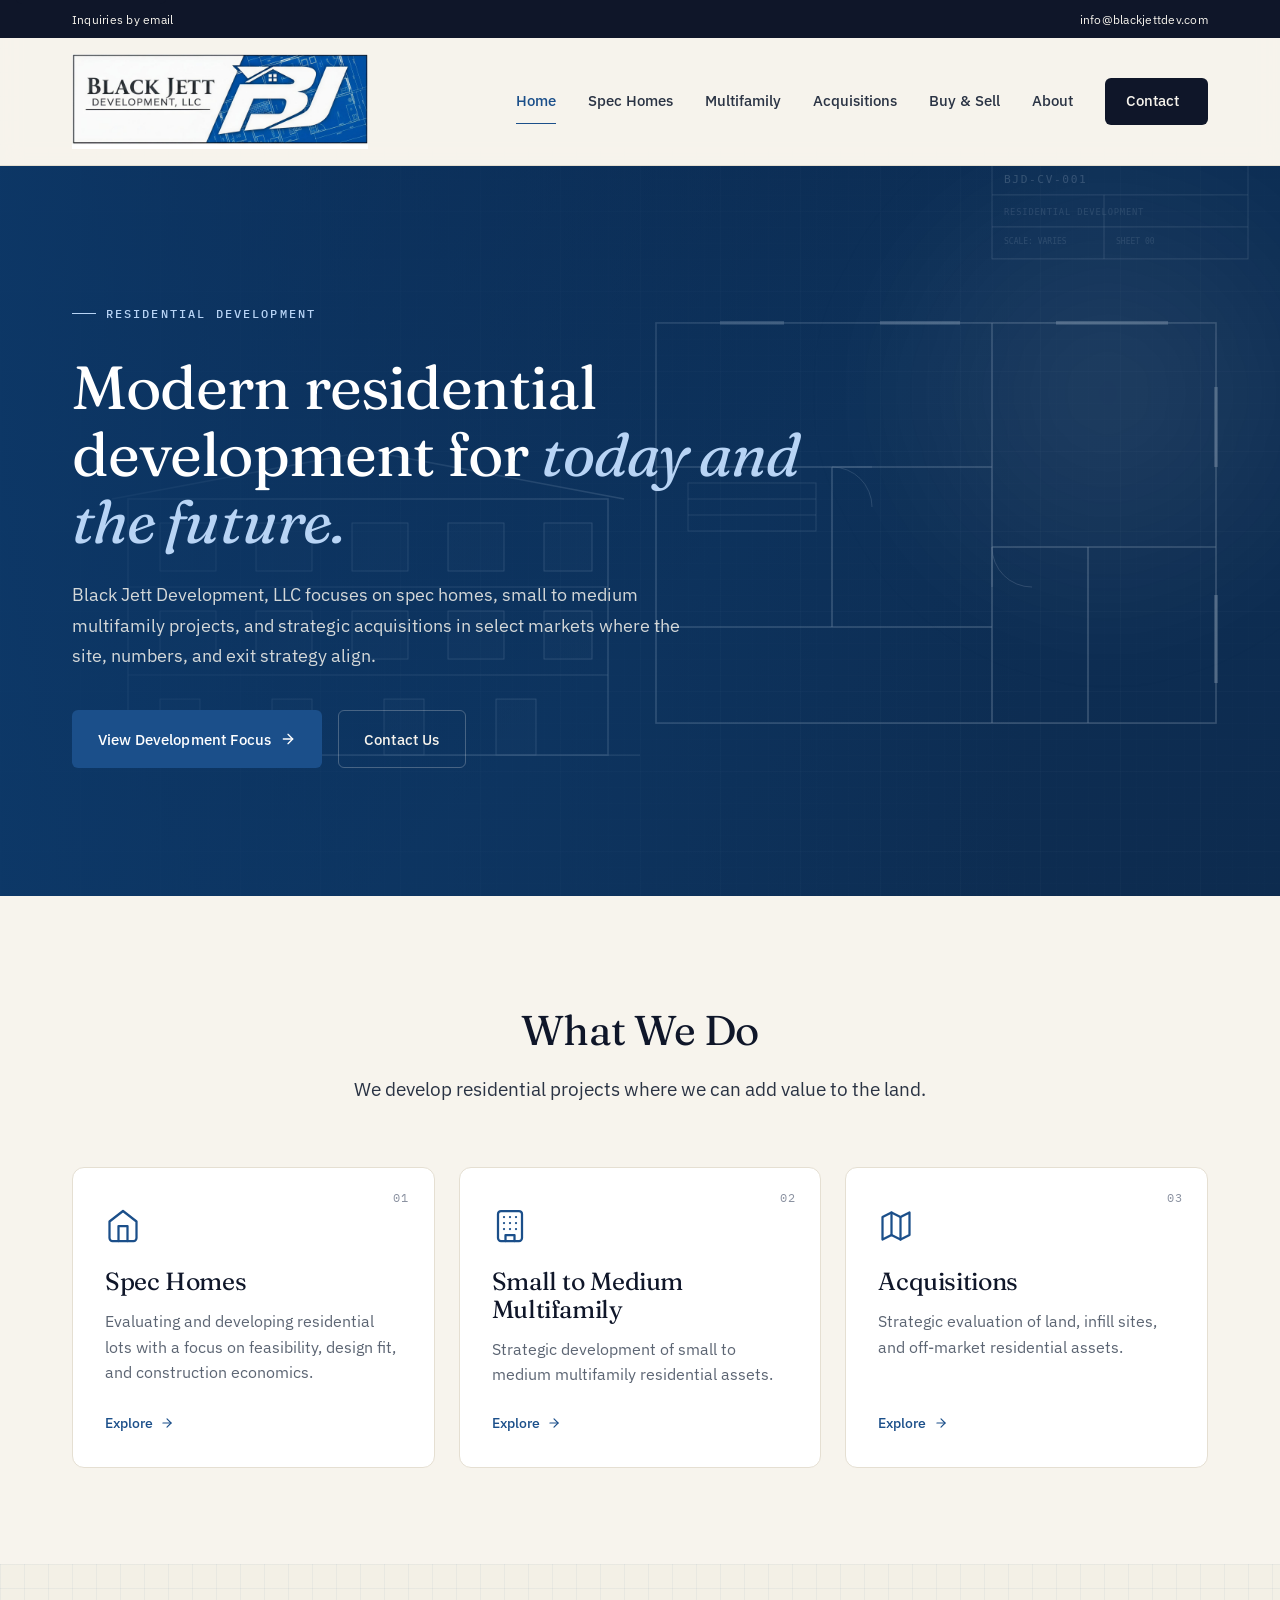
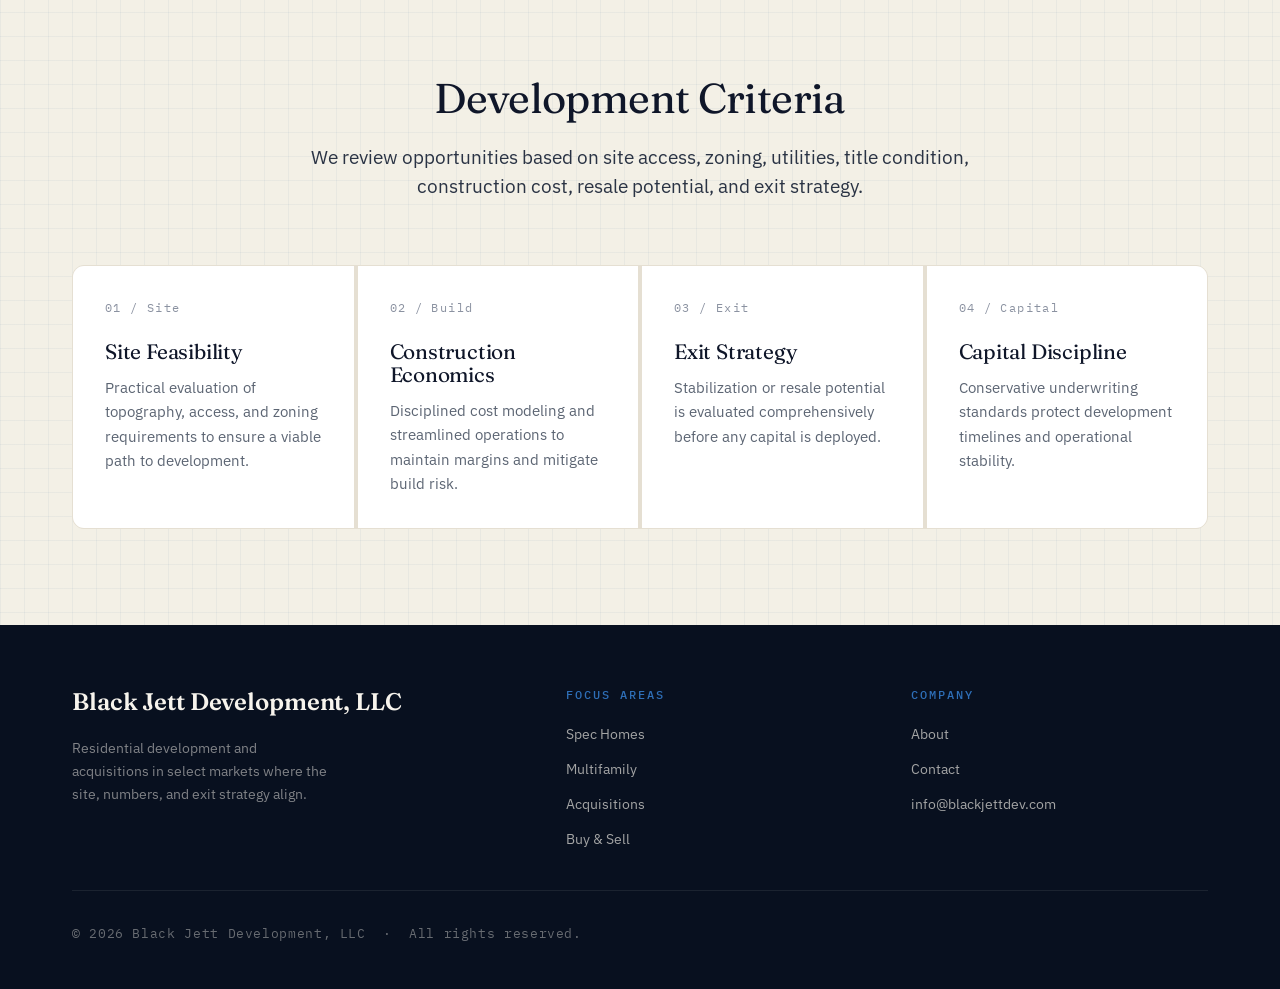
<file: index.html>
<!DOCTYPE html>
<html lang="en">
<head>
  <meta charset="UTF-8">
  <meta name="viewport" content="width=device-width, initial-scale=1">

  <!-- Primary -->
  <title>Black Jett Development, LLC — Residential Development & Acquisitions</title>
  <meta name="description" content="Black Jett Development, LLC is a residential development and acquisition company focused on spec homes, small to medium multifamily projects, and strategic property acquisitions in select markets.">
  <meta name="author" content="Black Jett Development, LLC">
  <meta name="theme-color" content="#0F1629">
  <link rel="canonical" href="https://blackjettdev.com/">

  <!-- Open Graph -->
  <meta property="og:type" content="website">
  <meta property="og:title" content="Black Jett Development, LLC">
  <meta property="og:description" content="Spec homes, small to medium multifamily, and strategic acquisitions in select markets.">
  <meta property="og:url" content="https://blackjettdev.com/">
  <meta property="og:image" content="https://blackjettdev.com/assets/img/og-image.png">
  <meta property="og:site_name" content="Black Jett Development, LLC">

  <!-- Twitter -->
  <meta name="twitter:card" content="summary_large_image">
  <meta name="twitter:title" content="Black Jett Development, LLC">
  <meta name="twitter:description" content="Spec homes, small to medium multifamily, and strategic acquisitions in select markets.">
  <meta name="twitter:image" content="https://blackjettdev.com/assets/img/og-image.png">

  <!-- Icons -->
  <link rel="icon" type="image/png" href="/assets/img/bjd-logo.png">
  <link rel="apple-touch-icon" href="/assets/img/bjd-logo.png">

  <!-- Stylesheet -->
    <link rel="preload" href="/assets/fonts/plex-sans-400.woff2" as="font" type="font/woff2" crossorigin>
  <link rel="preload" href="/assets/fonts/fraunces-600-normal.woff2" as="font" type="font/woff2" crossorigin>
  <link rel="stylesheet" href="/assets/css/styles.css">
  <!-- Structured data: Organization -->
  <script type="application/ld+json">
  {
    "@context": "https://schema.org",
    "@type": "Organization",
    "name": "Black Jett Development, LLC",
    "url": "https://blackjettdev.com/",
    "logo": "https://blackjettdev.com/assets/img/bjd-logo.png",
    "description": "Residential development and acquisition company focused on spec homes, small to medium multifamily projects, and strategic property acquisitions.",
    "areaServed": "United States",
    "address": {
      "@type": "PostalAddress",
      "streetAddress": "14401 Issaquah-Hobart Rd SE, Suite 205E",
      "addressLocality": "Issaquah",
      "addressRegion": "WA",
      "postalCode": "98027",
      "addressCountry": "US"
    },
    "contactPoint": {
      "@type": "ContactPoint",
      "contactType": "general inquiries",
      "email": "info@blackjettdev.com"
    }
  }
  </script>
</head>
<body>
  <a class="skip-link" href="#main">Skip to content</a>

  <!-- ============== Header ============================== -->
  <header class="site-header">
    <div class="utility-bar">
      <div class="container">
        <div class="utility-meta">
          <span>Inquiries by email</span>
        </div>
        <a href="mailto:info@blackjettdev.com">info@blackjettdev.com</a>
      </div>
    </div>

    <nav class="container nav" aria-label="Primary">
      <a href="/" class="brand" aria-label="Black Jett Development, LLC — Home">
        <img src="/assets/img/bjd-logo.png" alt="Black Jett Development, LLC">
      </a>

      <div class="nav-menu">
        <a href="/" class="is-active">Home</a>
        <a href="/spec-homes/">Spec Homes</a>
        <a href="/multifamily/">Multifamily</a>
        <a href="/acquisitions/">Acquisitions</a>
        <a href="/buy-sell/">Buy &amp; Sell</a>
        <a href="/about/">About</a>
        <a href="/contact/" class="nav-cta">Contact
          <svg viewBox="0 0 24 24" fill="none" stroke="currentColor" stroke-width="2" stroke-linecap="round" stroke-linejoin="round" aria-hidden="true"><path d="M5 12h14"/><path d="m12 5 7 7-7 7"/></svg>
        </a>
      </div>

      <button class="nav-toggle" data-nav-toggle aria-controls="mobile-menu" aria-expanded="false" aria-label="Toggle navigation menu">
        <svg data-icon="menu" viewBox="0 0 24 24" fill="none" stroke="currentColor" stroke-width="1.75" stroke-linecap="round" stroke-linejoin="round"><line x1="4" y1="7" x2="20" y2="7"/><line x1="4" y1="12" x2="20" y2="12"/><line x1="4" y1="17" x2="20" y2="17"/></svg>
        <svg data-icon="close" style="display:none" viewBox="0 0 24 24" fill="none" stroke="currentColor" stroke-width="1.75" stroke-linecap="round" stroke-linejoin="round"><path d="M18 6 6 18"/><path d="m6 6 12 12"/></svg>
      </button>
    </nav>

    <div class="mobile-menu" id="mobile-menu" data-mobile-menu>
      <div class="container">
        <a href="/" class="is-active">Home</a>
        <a href="/spec-homes/">Spec Homes</a>
        <a href="/multifamily/">Multifamily</a>
        <a href="/acquisitions/">Acquisitions</a>
        <a href="/buy-sell/">Buy &amp; Sell</a>
        <a href="/about/">About</a>
        <a href="/contact/">Contact</a>
      </div>
    </div>
  </header>

  <main id="main">

    <!-- ============== Hero ============================== -->
    <section class="hero">
      <div class="container">
        <div class="hero-content">
          <p class="eyebrow hero-eyebrow">Residential Development</p>
          <h1>Modern residential development for <em>today and the future.</em></h1>
          <p class="hero-lede">
            Black Jett Development, LLC focuses on spec homes, small to medium multifamily projects, and strategic acquisitions in select markets where the site, numbers, and exit strategy align.
          </p>
          <div class="hero-actions">
            <a href="/about/" class="btn btn--primary">
              View Development Focus
              <svg viewBox="0 0 24 24" fill="none" stroke="currentColor" stroke-width="2" stroke-linecap="round" stroke-linejoin="round" aria-hidden="true"><path d="M5 12h14"/><path d="m12 5 7 7-7 7"/></svg>
            </a>
            <a href="/contact/" class="btn btn--ghost">Contact Us</a>
          </div>
        </div>
      </div>
    </section>

    <!-- ============== What We Do ============================== -->
    <section class="section section--blueprint-grid">
      <div class="container">
        <header class="section-head section-head--center">
          <h2>What We Do</h2>
          <p class="lede">
            We develop residential projects where we can add value to the land.
          </p>
        </header>

        <div class="focus-grid">
          <a href="/spec-homes/" class="focus-card">
            <div class="icon" aria-hidden="true">
              <svg viewBox="0 0 24 24" fill="none" stroke="currentColor" stroke-width="1.5" stroke-linecap="round" stroke-linejoin="round"><path d="m3 9 9-7 9 7v11a2 2 0 0 1-2 2H5a2 2 0 0 1-2-2z"/><polyline points="9 22 9 12 15 12 15 22"/></svg>
            </div>
            <h3>Spec Homes</h3>
            <p>Evaluating and developing residential lots with a focus on feasibility, design fit, and construction economics.</p>
            <span class="arrow">Explore <svg viewBox="0 0 24 24" fill="none" stroke="currentColor" stroke-width="2" stroke-linecap="round" stroke-linejoin="round"><path d="M5 12h14"/><path d="m12 5 7 7-7 7"/></svg></span>
          </a>

          <a href="/multifamily/" class="focus-card">
            <div class="icon" aria-hidden="true">
              <svg viewBox="0 0 24 24" fill="none" stroke="currentColor" stroke-width="1.5" stroke-linecap="round" stroke-linejoin="round"><rect width="16" height="20" x="4" y="2" rx="2"/><path d="M9 22v-4h6v4"/><path d="M8 6h.01"/><path d="M16 6h.01"/><path d="M12 6h.01"/><path d="M12 10h.01"/><path d="M12 14h.01"/><path d="M16 10h.01"/><path d="M16 14h.01"/><path d="M8 10h.01"/><path d="M8 14h.01"/></svg>
            </div>
            <h3>Small to Medium Multifamily</h3>
            <p>Strategic development of small to medium multifamily residential assets.</p>
            <span class="arrow">Explore <svg viewBox="0 0 24 24" fill="none" stroke="currentColor" stroke-width="2" stroke-linecap="round" stroke-linejoin="round"><path d="M5 12h14"/><path d="m12 5 7 7-7 7"/></svg></span>
          </a>

          <a href="/acquisitions/" class="focus-card">
            <div class="icon" aria-hidden="true">
              <svg viewBox="0 0 24 24" fill="none" stroke="currentColor" stroke-width="1.5" stroke-linecap="round" stroke-linejoin="round"><polygon points="3 6 9 3 15 6 21 3 21 18 15 21 9 18 3 21"/><line x1="9" y1="3" x2="9" y2="18"/><line x1="15" y1="6" x2="15" y2="21"/></svg>
            </div>
            <h3>Acquisitions</h3>
            <p>Strategic evaluation of land, infill sites, and off-market residential assets.</p>
            <span class="arrow">Explore <svg viewBox="0 0 24 24" fill="none" stroke="currentColor" stroke-width="2" stroke-linecap="round" stroke-linejoin="round"><path d="M5 12h14"/><path d="m12 5 7 7-7 7"/></svg></span>
          </a>
        </div>
      </div>
    </section>

    <!-- ============== Development Criteria ============================== -->
    <section class="section section--paper">
      <div class="container">
        <header class="section-head section-head--center">
          <h2>Development Criteria</h2>
          <p class="lede">
            We review opportunities based on site access, zoning, utilities, title condition, construction cost, resale potential, and exit strategy.
          </p>
        </header>

        <div class="criteria-grid">
          <article class="criteria">
            <span class="num">01 / Site</span>
            <h4>Site Feasibility</h4>
            <p>Practical evaluation of topography, access, and zoning requirements to ensure a viable path to development.</p>
          </article>
          <article class="criteria">
            <span class="num">02 / Build</span>
            <h4>Construction Economics</h4>
            <p>Disciplined cost modeling and streamlined operations to maintain margins and mitigate build risk.</p>
          </article>
          <article class="criteria">
            <span class="num">03 / Exit</span>
            <h4>Exit Strategy</h4>
            <p>Stabilization or resale potential is evaluated comprehensively before any capital is deployed.</p>
          </article>
          <article class="criteria">
            <span class="num">04 / Capital</span>
            <h4>Capital Discipline</h4>
            <p>Conservative underwriting standards protect development timelines and operational stability.</p>
          </article>
        </div>
      </div>
    </section>

  </main>

  <!-- ============== Footer ============================== -->
  <footer class="site-footer">
    <div class="container">
      <div class="footer-top">
        <div class="footer-brand">
          <a href="/" class="footer-wordmark" aria-label="Black Jett Development, LLC — Home">
            <span class="wm-name">Black Jett Development, LLC</span>
          </a>
          <p>Residential development and acquisitions in select markets where the site, numbers, and exit strategy align.</p>
        </div>
        <div class="footer-col">
          <h5>Focus Areas</h5>
          <ul>
            <li><a href="/spec-homes/">Spec Homes</a></li>
            <li><a href="/multifamily/">Multifamily</a></li>
            <li><a href="/acquisitions/">Acquisitions</a></li>
            <li><a href="/buy-sell/">Buy &amp; Sell</a></li>
          </ul>
        </div>
        <div class="footer-col">
          <h5>Company</h5>
          <ul>
            <li><a href="/about/">About</a></li>
            <li><a href="/contact/">Contact</a></li>
            <li><a href="mailto:info@blackjettdev.com">info@blackjettdev.com</a></li>
          </ul>
        </div>
      </div>
      <div class="footer-bottom">
        <p>&copy; <span data-year>2026</span> Black Jett Development, LLC &nbsp;·&nbsp; All rights reserved.</p>
        
      </div>
    </div>
  </footer>

  <script src="/assets/js/main.js" defer></script>
</body>
</html>
</file>
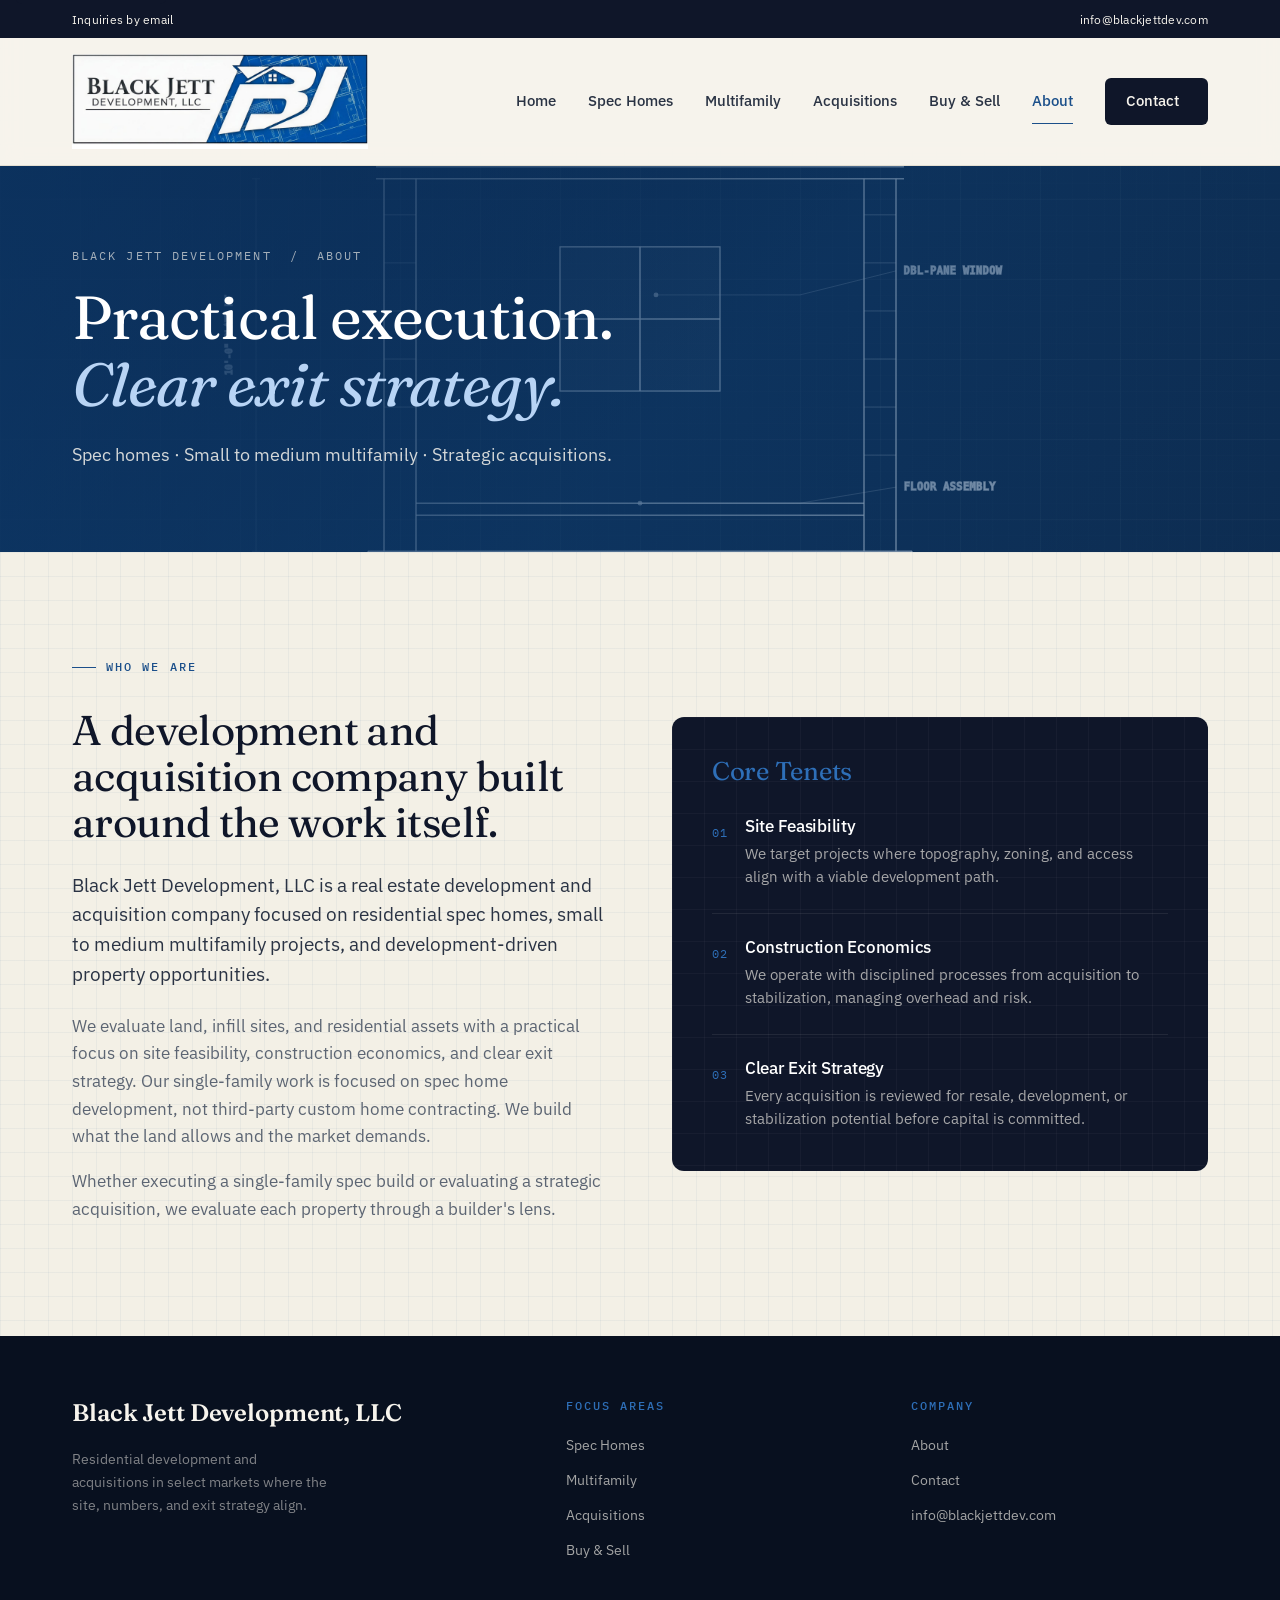
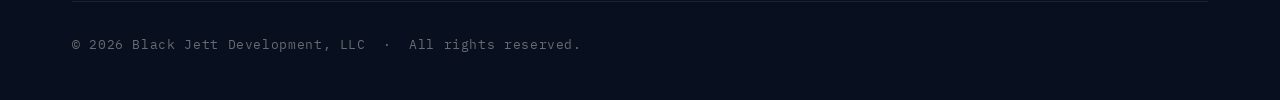
<file: about/index.html>
<!DOCTYPE html>
<html lang="en">
<head>
  <meta charset="UTF-8">
  <meta name="viewport" content="width=device-width, initial-scale=1">

  <title>About — Black Jett Development, LLC</title>
  <meta name="description" content="Black Jett Development, LLC. Spec homes, small to medium multifamily, and strategic acquisitions in select markets where the site, numbers, and exit strategy align.">
  <meta name="theme-color" content="#0F1629">
  <link rel="canonical" href="https://blackjettdev.com/about/">

  <meta property="og:type" content="website">
  <meta property="og:title" content="About — Black Jett Development, LLC">
  <meta property="og:description" content="Practical execution. Clear exit strategy. Residential development and acquisitions in select markets.">
  <meta property="og:url" content="https://blackjettdev.com/about/">
  <meta property="og:image" content="https://blackjettdev.com/assets/img/og-image.png">
  <meta property="og:site_name" content="Black Jett Development, LLC">

  <meta name="twitter:card" content="summary_large_image">
  <meta name="twitter:title" content="About — Black Jett Development, LLC">
  <meta name="twitter:description" content="Practical execution. Clear exit strategy.">
  <meta name="twitter:image" content="https://blackjettdev.com/assets/img/og-image.png">

  <link rel="icon" type="image/png" href="/assets/img/bjd-logo.png">
  <link rel="apple-touch-icon" href="/assets/img/bjd-logo.png">

    <link rel="preload" href="/assets/fonts/plex-sans-400.woff2" as="font" type="font/woff2" crossorigin>
  <link rel="preload" href="/assets/fonts/fraunces-600-normal.woff2" as="font" type="font/woff2" crossorigin>
  <link rel="stylesheet" href="/assets/css/styles.css"></head>
<body data-page="about">
  <a class="skip-link" href="#main">Skip to content</a>

  <header class="site-header">
    <div class="utility-bar">
      <div class="container">
        <div class="utility-meta">
          <span>Inquiries by email</span>
        </div>
        <a href="mailto:info@blackjettdev.com">info@blackjettdev.com</a>
      </div>
    </div>

    <nav class="container nav" aria-label="Primary">
      <a href="/" class="brand" aria-label="Black Jett Development, LLC — Home">
        <img src="/assets/img/bjd-logo.png" alt="Black Jett Development, LLC">
      </a>

      <div class="nav-menu">
        <a href="/">Home</a>
        <a href="/spec-homes/">Spec Homes</a>
        <a href="/multifamily/">Multifamily</a>
        <a href="/acquisitions/">Acquisitions</a>
        <a href="/buy-sell/">Buy &amp; Sell</a>
        <a href="/about/" class="is-active">About</a>
        <a href="/contact/" class="nav-cta">Contact
          <svg viewBox="0 0 24 24" fill="none" stroke="currentColor" stroke-width="2" stroke-linecap="round" stroke-linejoin="round" aria-hidden="true"><path d="M5 12h14"/><path d="m12 5 7 7-7 7"/></svg>
        </a>
      </div>

      <button class="nav-toggle" data-nav-toggle aria-controls="mobile-menu" aria-expanded="false" aria-label="Toggle navigation menu">
        <svg data-icon="menu" viewBox="0 0 24 24" fill="none" stroke="currentColor" stroke-width="1.75" stroke-linecap="round" stroke-linejoin="round"><line x1="4" y1="7" x2="20" y2="7"/><line x1="4" y1="12" x2="20" y2="12"/><line x1="4" y1="17" x2="20" y2="17"/></svg>
        <svg data-icon="close" style="display:none" viewBox="0 0 24 24" fill="none" stroke="currentColor" stroke-width="1.75" stroke-linecap="round" stroke-linejoin="round"><path d="M18 6 6 18"/><path d="m6 6 12 12"/></svg>
      </button>
    </nav>

    <div class="mobile-menu" id="mobile-menu" data-mobile-menu>
      <div class="container">
        <a href="/">Home</a>
        <a href="/spec-homes/">Spec Homes</a>
        <a href="/multifamily/">Multifamily</a>
        <a href="/acquisitions/">Acquisitions</a>
        <a href="/buy-sell/">Buy &amp; Sell</a>
        <a href="/about/" class="is-active">About</a>
        <a href="/contact/">Contact</a>
      </div>
    </div>
  </header>

  <main id="main">

    <section class="page-head">
      <div class="container">
        <p class="crumb"><a href="/">Black Jett Development</a> &nbsp;/&nbsp; About</p>
        <h1>Practical execution.<br><em>Clear exit strategy.</em></h1>
        <p class="deck">Spec homes &middot; Small to medium multifamily &middot; Strategic acquisitions.</p>
      </div>
    </section>

    <section class="section section--paper">
      <div class="container">
        <div class="split">
          <div>
            <p class="eyebrow">Who We Are</p>
            <h2 style="margin-top:1.2rem; margin-bottom:1.5rem;">A development and acquisition company built around the work itself.</h2>

            <p class="lede" style="margin-bottom:1.5rem;">
              Black Jett Development, LLC is a real estate development and acquisition company focused on residential spec homes, small to medium multifamily projects, and development-driven property opportunities.
            </p>
            <p style="color:var(--slate); font-size:1.05rem;">
              We evaluate land, infill sites, and residential assets with a practical focus on site feasibility, construction economics, and clear exit strategy. Our single-family work is focused on spec home development, not third-party custom home contracting. We build what the land allows and the market demands.
            </p>
            <p style="color:var(--slate); font-size:1.05rem;">
              Whether executing a single-family spec build or evaluating a strategic acquisition, we evaluate each property through a builder's lens.
            </p>
          </div>

          <aside class="tenets-card">
            <h4>Core Tenets</h4>
            <ul class="tenet-list">
              <li>
                <span class="tenet-num">01</span>
                <div>
                  <h5>Site Feasibility</h5>
                  <p>We target projects where topography, zoning, and access align with a viable development path.</p>
                </div>
              </li>
              <li>
                <span class="tenet-num">02</span>
                <div>
                  <h5>Construction Economics</h5>
                  <p>We operate with disciplined processes from acquisition to stabilization, managing overhead and risk.</p>
                </div>
              </li>
              <li>
                <span class="tenet-num">03</span>
                <div>
                  <h5>Clear Exit Strategy</h5>
                  <p>Every acquisition is reviewed for resale, development, or stabilization potential before capital is committed.</p>
                </div>
              </li>
            </ul>
          </aside>
        </div>
      </div>
    </section>

  </main>

  <footer class="site-footer">
    <div class="container">
      <div class="footer-top">
        <div class="footer-brand">
          <a href="/" class="footer-wordmark" aria-label="Black Jett Development, LLC — Home">
            <span class="wm-name">Black Jett Development, LLC</span>
          </a>
          <p>Residential development and acquisitions in select markets where the site, numbers, and exit strategy align.</p>
        </div>
        <div class="footer-col">
          <h5>Focus Areas</h5>
          <ul>
            <li><a href="/spec-homes/">Spec Homes</a></li>
            <li><a href="/multifamily/">Multifamily</a></li>
            <li><a href="/acquisitions/">Acquisitions</a></li>
            <li><a href="/buy-sell/">Buy &amp; Sell</a></li>
          </ul>
        </div>
        <div class="footer-col">
          <h5>Company</h5>
          <ul>
            <li><a href="/about/">About</a></li>
            <li><a href="/contact/">Contact</a></li>
            <li><a href="mailto:info@blackjettdev.com">info@blackjettdev.com</a></li>
          </ul>
        </div>
      </div>
      <div class="footer-bottom">
        <p>&copy; <span data-year>2026</span> Black Jett Development, LLC &nbsp;·&nbsp; All rights reserved.</p>
        
      </div>
    </div>
  </footer>

  <script src="/assets/js/main.js" defer></script>
</body>
</html>
</file>
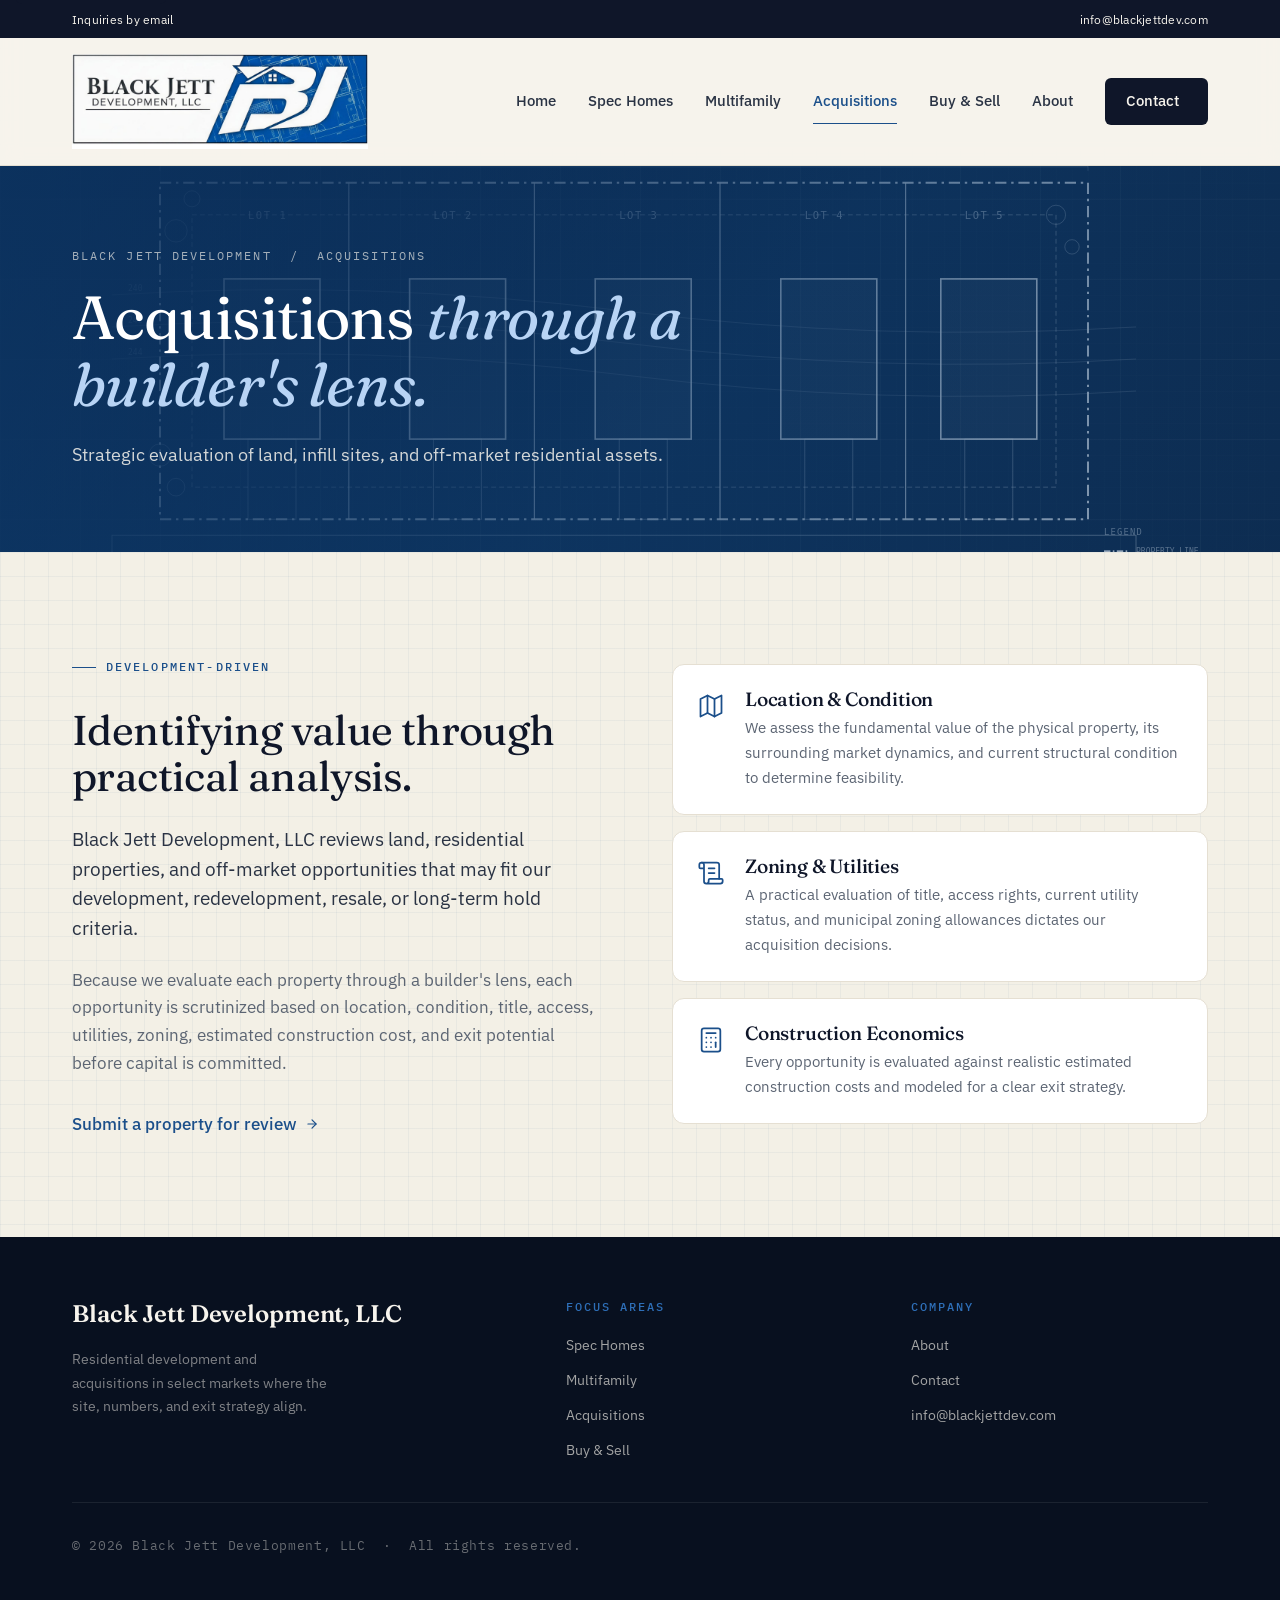
<file: acquisitions/index.html>
<!DOCTYPE html>
<html lang="en">
<head>
  <meta charset="UTF-8">
  <meta name="viewport" content="width=device-width, initial-scale=1">

  <title>Acquisitions — Black Jett Development, LLC</title>
  <meta name="description" content="Strategic acquisitions by Black Jett Development, LLC. Land, infill sites, and off-market residential assets reviewed through a builder's lens.">
  <meta name="theme-color" content="#0F1629">
  <link rel="canonical" href="https://blackjettdev.com/acquisitions/">

  <meta property="og:type" content="website">
  <meta property="og:title" content="Acquisitions — Black Jett Development, LLC">
  <meta property="og:description" content="Identifying value through practical analysis. Submit land, infill sites, or off-market residential assets for review.">
  <meta property="og:url" content="https://blackjettdev.com/acquisitions/">
  <meta property="og:image" content="https://blackjettdev.com/assets/img/og-image.png">
  <meta property="og:site_name" content="Black Jett Development, LLC">

  <meta name="twitter:card" content="summary_large_image">
  <meta name="twitter:title" content="Acquisitions — Black Jett Development, LLC">
  <meta name="twitter:description" content="Identifying value through practical analysis.">
  <meta name="twitter:image" content="https://blackjettdev.com/assets/img/og-image.png">

  <link rel="icon" type="image/png" href="/assets/img/bjd-logo.png">
  <link rel="apple-touch-icon" href="/assets/img/bjd-logo.png">

    <link rel="preload" href="/assets/fonts/plex-sans-400.woff2" as="font" type="font/woff2" crossorigin>
  <link rel="preload" href="/assets/fonts/fraunces-600-normal.woff2" as="font" type="font/woff2" crossorigin>
  <link rel="stylesheet" href="/assets/css/styles.css"></head>
<body data-page="acquisitions">
  <a class="skip-link" href="#main">Skip to content</a>

  <header class="site-header">
    <div class="utility-bar">
      <div class="container">
        <div class="utility-meta">
          <span>Inquiries by email</span>
        </div>
        <a href="mailto:info@blackjettdev.com">info@blackjettdev.com</a>
      </div>
    </div>

    <nav class="container nav" aria-label="Primary">
      <a href="/" class="brand" aria-label="Black Jett Development, LLC — Home">
        <img src="/assets/img/bjd-logo.png" alt="Black Jett Development, LLC">
      </a>

      <div class="nav-menu">
        <a href="/">Home</a>
        <a href="/spec-homes/">Spec Homes</a>
        <a href="/multifamily/">Multifamily</a>
        <a href="/acquisitions/" class="is-active">Acquisitions</a>
        <a href="/buy-sell/">Buy &amp; Sell</a>
        <a href="/about/">About</a>
        <a href="/contact/" class="nav-cta">Contact
          <svg viewBox="0 0 24 24" fill="none" stroke="currentColor" stroke-width="2" stroke-linecap="round" stroke-linejoin="round" aria-hidden="true"><path d="M5 12h14"/><path d="m12 5 7 7-7 7"/></svg>
        </a>
      </div>

      <button class="nav-toggle" data-nav-toggle aria-controls="mobile-menu" aria-expanded="false" aria-label="Toggle navigation menu">
        <svg data-icon="menu" viewBox="0 0 24 24" fill="none" stroke="currentColor" stroke-width="1.75" stroke-linecap="round" stroke-linejoin="round"><line x1="4" y1="7" x2="20" y2="7"/><line x1="4" y1="12" x2="20" y2="12"/><line x1="4" y1="17" x2="20" y2="17"/></svg>
        <svg data-icon="close" style="display:none" viewBox="0 0 24 24" fill="none" stroke="currentColor" stroke-width="1.75" stroke-linecap="round" stroke-linejoin="round"><path d="M18 6 6 18"/><path d="m6 6 12 12"/></svg>
      </button>
    </nav>

    <div class="mobile-menu" id="mobile-menu" data-mobile-menu>
      <div class="container">
        <a href="/">Home</a>
        <a href="/spec-homes/">Spec Homes</a>
        <a href="/multifamily/">Multifamily</a>
        <a href="/acquisitions/" class="is-active">Acquisitions</a>
        <a href="/buy-sell/">Buy &amp; Sell</a>
        <a href="/about/">About</a>
        <a href="/contact/">Contact</a>
      </div>
    </div>
  </header>

  <main id="main">

    <section class="page-head">
      <div class="container">
        <p class="crumb"><a href="/">Black Jett Development</a> &nbsp;/&nbsp; Acquisitions</p>
        <h1>Acquisitions <em>through a builder's lens.</em></h1>
        <p class="deck">Strategic evaluation of land, infill sites, and off-market residential assets.</p>
      </div>
    </section>

    <section class="section section--paper">
      <div class="container">
        <div class="split">
          <div>
            <p class="eyebrow">Development-Driven</p>
            <h2 style="margin-top:1.2rem; margin-bottom:1.5rem; font-weight:400;">Identifying value through practical analysis.</h2>
            <p class="lede" style="margin-bottom:1.5rem;">
              Black Jett Development, LLC reviews land, residential properties, and off-market opportunities that may fit our development, redevelopment, resale, or long-term hold criteria.
            </p>
            <p style="color:var(--slate); font-size:1.05rem; margin-bottom:2rem;">
              Because we evaluate each property through a builder's lens, each opportunity is scrutinized based on location, condition, title, access, utilities, zoning, estimated construction cost, and exit potential before capital is committed.
            </p>
            <a href="mailto:info@blackjettdev.com?subject=Property%20Review%20Inquiry" class="text-link">
              Submit a property for review
              <svg viewBox="0 0 24 24" fill="none" stroke="currentColor" stroke-width="2" stroke-linecap="round" stroke-linejoin="round" aria-hidden="true"><path d="M5 12h14"/><path d="m12 5 7 7-7 7"/></svg>
            </a>
          </div>

          <div class="criteria-list">
            <article class="criteria-item">
              <div class="icon" aria-hidden="true">
                <svg viewBox="0 0 24 24" fill="none" stroke="currentColor" stroke-width="1.5" stroke-linecap="round" stroke-linejoin="round"><polygon points="3 6 9 3 15 6 21 3 21 18 15 21 9 18 3 21"/><line x1="9" y1="3" x2="9" y2="18"/><line x1="15" y1="6" x2="15" y2="21"/></svg>
              </div>
              <div>
                <h4>Location &amp; Condition</h4>
                <p>We assess the fundamental value of the physical property, its surrounding market dynamics, and current structural condition to determine feasibility.</p>
              </div>
            </article>

            <article class="criteria-item">
              <div class="icon" aria-hidden="true">
                <svg viewBox="0 0 24 24" fill="none" stroke="currentColor" stroke-width="1.5" stroke-linecap="round" stroke-linejoin="round"><path d="M15 12h-5"/><path d="M15 8h-5"/><path d="M19 17V5a2 2 0 0 0-2-2H4"/><path d="M8 21h12a2 2 0 0 0 2-2v-1a1 1 0 0 0-1-1H11a1 1 0 0 0-1 1v1a2 2 0 1 1-4 0V5a2 2 0 1 0-4 0v2a1 1 0 0 0 1 1h3"/></svg>
              </div>
              <div>
                <h4>Zoning &amp; Utilities</h4>
                <p>A practical evaluation of title, access rights, current utility status, and municipal zoning allowances dictates our acquisition decisions.</p>
              </div>
            </article>

            <article class="criteria-item">
              <div class="icon" aria-hidden="true">
                <svg viewBox="0 0 24 24" fill="none" stroke="currentColor" stroke-width="1.5" stroke-linecap="round" stroke-linejoin="round"><rect x="4" y="2" width="16" height="20" rx="2"/><line x1="8" y1="6" x2="16" y2="6"/><line x1="16" y1="14" x2="16" y2="18"/><path d="M16 10h.01"/><path d="M12 10h.01"/><path d="M8 10h.01"/><path d="M12 14h.01"/><path d="M8 14h.01"/><path d="M12 18h.01"/><path d="M8 18h.01"/></svg>
              </div>
              <div>
                <h4>Construction Economics</h4>
                <p>Every opportunity is evaluated against realistic estimated construction costs and modeled for a clear exit strategy.</p>
              </div>
            </article>
          </div>
        </div>
      </div>
    </section>

  </main>

  <footer class="site-footer">
    <div class="container">
      <div class="footer-top">
        <div class="footer-brand">
          <a href="/" class="footer-wordmark" aria-label="Black Jett Development, LLC — Home">
            <span class="wm-name">Black Jett Development, LLC</span>
          </a>
          <p>Residential development and acquisitions in select markets where the site, numbers, and exit strategy align.</p>
        </div>
        <div class="footer-col">
          <h5>Focus Areas</h5>
          <ul>
            <li><a href="/spec-homes/">Spec Homes</a></li>
            <li><a href="/multifamily/">Multifamily</a></li>
            <li><a href="/acquisitions/">Acquisitions</a></li>
            <li><a href="/buy-sell/">Buy &amp; Sell</a></li>
          </ul>
        </div>
        <div class="footer-col">
          <h5>Company</h5>
          <ul>
            <li><a href="/about/">About</a></li>
            <li><a href="/contact/">Contact</a></li>
            <li><a href="mailto:info@blackjettdev.com">info@blackjettdev.com</a></li>
          </ul>
        </div>
      </div>
      <div class="footer-bottom">
        <p>&copy; <span data-year>2026</span> Black Jett Development, LLC &nbsp;·&nbsp; All rights reserved.</p>
        
      </div>
    </div>
  </footer>

  <script src="/assets/js/main.js" defer></script>
</body>
</html>
</file>
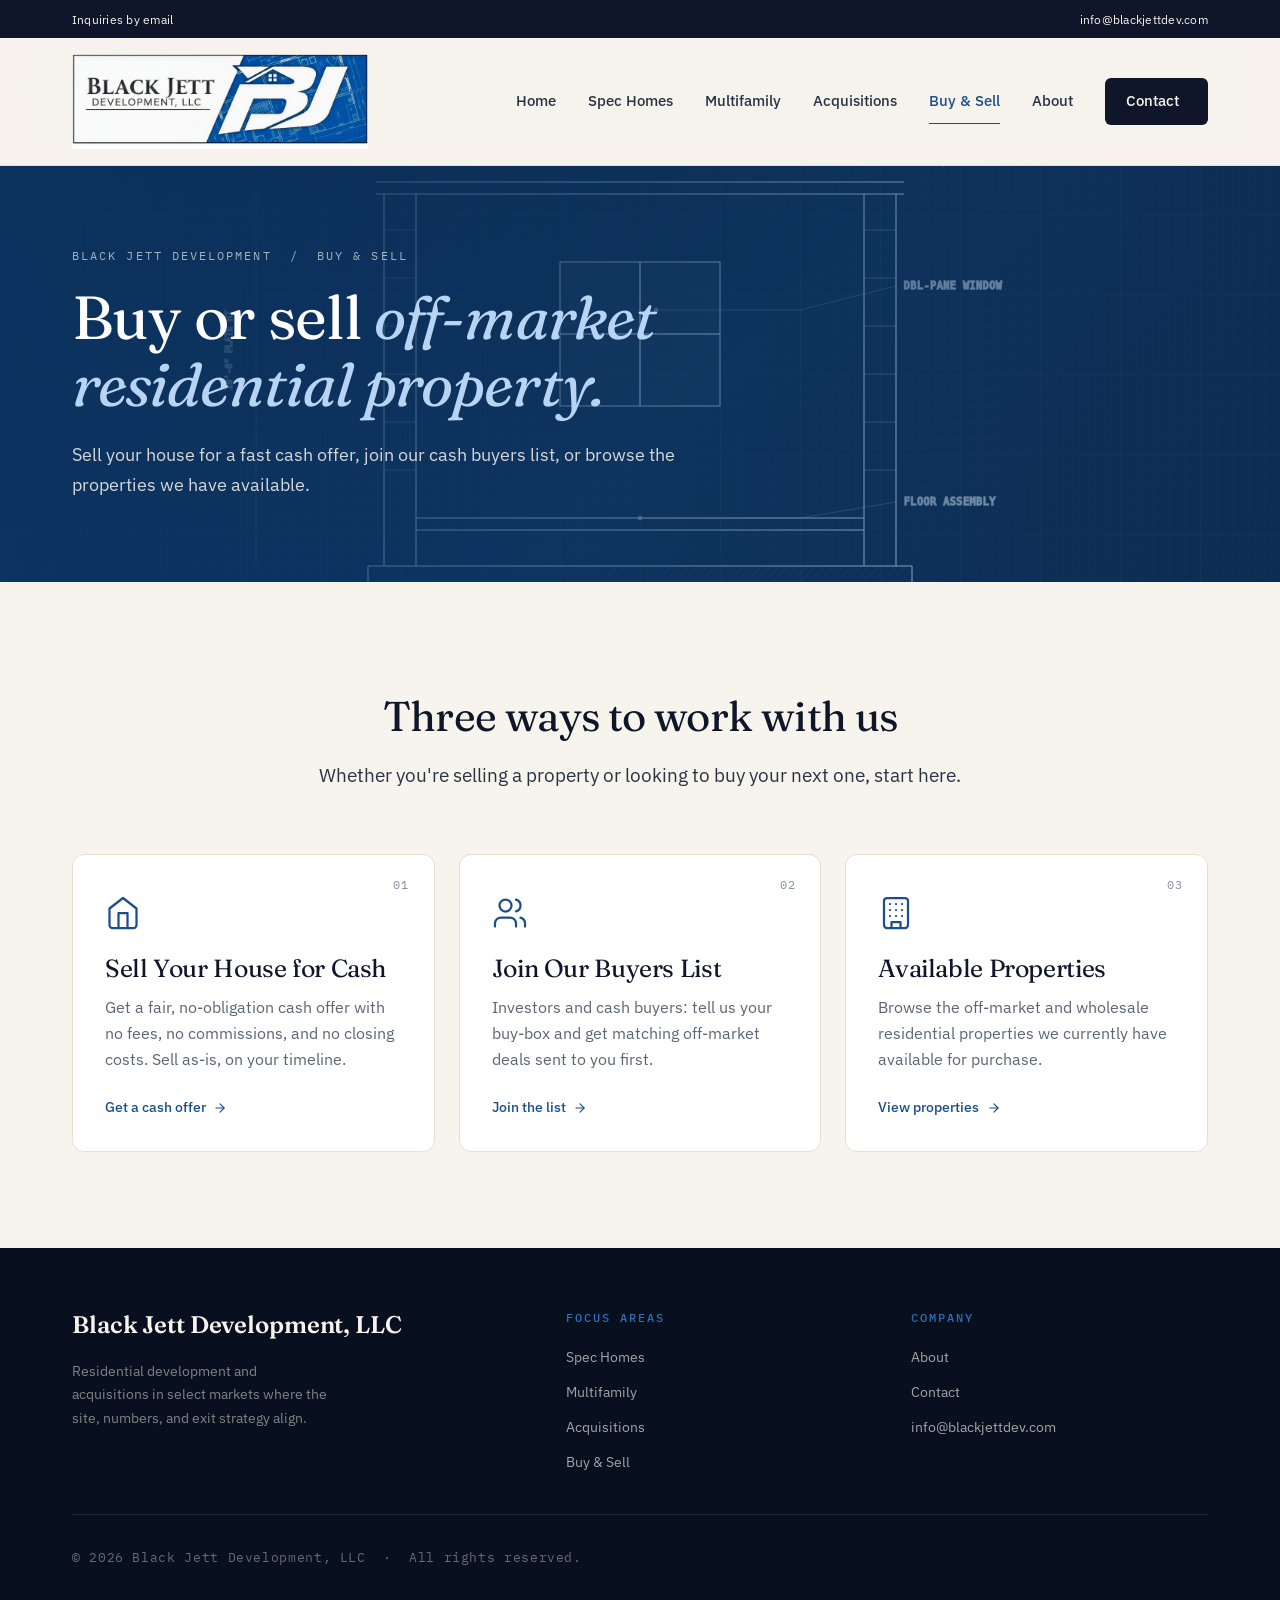
<file: buy-sell/index.html>
<!DOCTYPE html>
<html lang="en">
<head>
  <meta charset="UTF-8">
  <meta name="viewport" content="width=device-width, initial-scale=1">

  <title>Buy &amp; Sell — Black Jett Development, LLC</title>
  <meta name="description" content="Sell your house for a fast cash offer with no fees, join our cash buyers list, or browse available off-market residential properties from Black Jett Development, LLC.">
  <meta name="theme-color" content="#0F1629">
  <link rel="canonical" href="https://blackjettdev.com/buy-sell/">

  <meta property="og:type" content="website">
  <meta property="og:title" content="Buy &amp; Sell — Black Jett Development, LLC">
  <meta property="og:description" content="Sell your house for a fast cash offer, join our buyers list, or browse available properties.">
  <meta property="og:url" content="https://blackjettdev.com/buy-sell/">
  <meta property="og:image" content="https://blackjettdev.com/assets/img/og-image.png">
  <meta property="og:site_name" content="Black Jett Development, LLC">

  <meta name="twitter:card" content="summary_large_image">
  <meta name="twitter:title" content="Buy &amp; Sell — Black Jett Development, LLC">
  <meta name="twitter:description" content="Sell your house for a fast cash offer, join our buyers list, or browse available properties.">
  <meta name="twitter:image" content="https://blackjettdev.com/assets/img/og-image.png">

  <link rel="icon" type="image/png" href="/assets/img/bjd-logo.png">
  <link rel="apple-touch-icon" href="/assets/img/bjd-logo.png">

    <link rel="preload" href="/assets/fonts/plex-sans-400.woff2" as="font" type="font/woff2" crossorigin>
  <link rel="preload" href="/assets/fonts/fraunces-600-normal.woff2" as="font" type="font/woff2" crossorigin>
  <link rel="stylesheet" href="/assets/css/styles.css"></head>
<body data-page="buy-sell">
  <a class="skip-link" href="#main">Skip to content</a>

  <header class="site-header">
    <div class="utility-bar">
      <div class="container">
        <div class="utility-meta">
          <span>Inquiries by email</span>
        </div>
        <a href="mailto:info@blackjettdev.com">info@blackjettdev.com</a>
      </div>
    </div>

    <nav class="container nav" aria-label="Primary">
      <a href="/" class="brand" aria-label="Black Jett Development, LLC — Home">
        <img src="/assets/img/bjd-logo.png" alt="Black Jett Development, LLC">
      </a>

      <div class="nav-menu">
        <a href="/">Home</a>
        <a href="/spec-homes/">Spec Homes</a>
        <a href="/multifamily/">Multifamily</a>
        <a href="/acquisitions/">Acquisitions</a>
        <a href="/buy-sell/" class="is-active">Buy &amp; Sell</a>
        <a href="/about/">About</a>
        <a href="/contact/" class="nav-cta">Contact
          <svg viewBox="0 0 24 24" fill="none" stroke="currentColor" stroke-width="2" stroke-linecap="round" stroke-linejoin="round" aria-hidden="true"><path d="M5 12h14"/><path d="m12 5 7 7-7 7"/></svg>
        </a>
      </div>

      <button class="nav-toggle" data-nav-toggle aria-controls="mobile-menu" aria-expanded="false" aria-label="Toggle navigation menu">
        <svg data-icon="menu" viewBox="0 0 24 24" fill="none" stroke="currentColor" stroke-width="1.75" stroke-linecap="round" stroke-linejoin="round"><line x1="4" y1="7" x2="20" y2="7"/><line x1="4" y1="12" x2="20" y2="12"/><line x1="4" y1="17" x2="20" y2="17"/></svg>
        <svg data-icon="close" style="display:none" viewBox="0 0 24 24" fill="none" stroke="currentColor" stroke-width="1.75" stroke-linecap="round" stroke-linejoin="round"><path d="M18 6 6 18"/><path d="m6 6 12 12"/></svg>
      </button>
    </nav>

    <div class="mobile-menu" id="mobile-menu" data-mobile-menu>
      <div class="container">
        <a href="/">Home</a>
        <a href="/spec-homes/">Spec Homes</a>
        <a href="/multifamily/">Multifamily</a>
        <a href="/acquisitions/">Acquisitions</a>
        <a href="/buy-sell/" class="is-active">Buy &amp; Sell</a>
        <a href="/about/">About</a>
        <a href="/contact/">Contact</a>
      </div>
    </div>
  </header>

  <main id="main">

    <section class="page-head">
      <div class="container">
        <p class="crumb"><a href="/">Black Jett Development</a> &nbsp;/&nbsp; Buy &amp; Sell</p>
        <h1>Buy or sell <em>off-market residential property.</em></h1>
        <p class="deck">Sell your house for a fast cash offer, join our cash buyers list, or browse the properties we have available.</p>
      </div>
    </section>

    <section class="section section--blueprint-grid">
      <div class="container">
        <header class="section-head section-head--center">
          <h2>Three ways to work with us</h2>
          <p class="lede">Whether you're selling a property or looking to buy your next one, start here.</p>
        </header>

        <div class="focus-grid">
          <a href="https://sellers.blackjettdev.com" class="focus-card">
            <div class="icon" aria-hidden="true">
              <svg viewBox="0 0 24 24" fill="none" stroke="currentColor" stroke-width="1.5" stroke-linecap="round" stroke-linejoin="round"><path d="m3 9 9-7 9 7v11a2 2 0 0 1-2 2H5a2 2 0 0 1-2-2z"/><polyline points="9 22 9 12 15 12 15 22"/></svg>
            </div>
            <h3>Sell Your House for Cash</h3>
            <p>Get a fair, no-obligation cash offer with no fees, no commissions, and no closing costs. Sell as-is, on your timeline.</p>
            <span class="arrow">Get a cash offer <svg viewBox="0 0 24 24" fill="none" stroke="currentColor" stroke-width="2" stroke-linecap="round" stroke-linejoin="round"><path d="M5 12h14"/><path d="m12 5 7 7-7 7"/></svg></span>
          </a>

          <a href="https://buyers.blackjettdev.com" class="focus-card">
            <div class="icon" aria-hidden="true">
              <svg viewBox="0 0 24 24" fill="none" stroke="currentColor" stroke-width="1.5" stroke-linecap="round" stroke-linejoin="round"><path d="M16 21v-2a4 4 0 0 0-4-4H6a4 4 0 0 0-4 4v2"/><circle cx="9" cy="7" r="4"/><path d="M22 21v-2a4 4 0 0 0-3-3.87"/><path d="M16 3.13a4 4 0 0 1 0 7.75"/></svg>
            </div>
            <h3>Join Our Buyers List</h3>
            <p>Investors and cash buyers: tell us your buy-box and get matching off-market deals sent to you first.</p>
            <span class="arrow">Join the list <svg viewBox="0 0 24 24" fill="none" stroke="currentColor" stroke-width="2" stroke-linecap="round" stroke-linejoin="round"><path d="M5 12h14"/><path d="m12 5 7 7-7 7"/></svg></span>
          </a>

          <a href="https://properties.blackjettdev.com" class="focus-card">
            <div class="icon" aria-hidden="true">
              <svg viewBox="0 0 24 24" fill="none" stroke="currentColor" stroke-width="1.5" stroke-linecap="round" stroke-linejoin="round"><rect width="16" height="20" x="4" y="2" rx="2"/><path d="M9 22v-4h6v4"/><path d="M8 6h.01"/><path d="M16 6h.01"/><path d="M12 6h.01"/><path d="M12 10h.01"/><path d="M12 14h.01"/><path d="M16 10h.01"/><path d="M16 14h.01"/><path d="M8 10h.01"/><path d="M8 14h.01"/></svg>
            </div>
            <h3>Available Properties</h3>
            <p>Browse the off-market and wholesale residential properties we currently have available for purchase.</p>
            <span class="arrow">View properties <svg viewBox="0 0 24 24" fill="none" stroke="currentColor" stroke-width="2" stroke-linecap="round" stroke-linejoin="round"><path d="M5 12h14"/><path d="m12 5 7 7-7 7"/></svg></span>
          </a>
        </div>
      </div>
    </section>

  </main>

  <footer class="site-footer">
    <div class="container">
      <div class="footer-top">
        <div class="footer-brand">
          <a href="/" class="footer-wordmark" aria-label="Black Jett Development, LLC — Home">
            <span class="wm-name">Black Jett Development, LLC</span>
          </a>
          <p>Residential development and acquisitions in select markets where the site, numbers, and exit strategy align.</p>
        </div>
        <div class="footer-col">
          <h5>Focus Areas</h5>
          <ul>
            <li><a href="/spec-homes/">Spec Homes</a></li>
            <li><a href="/multifamily/">Multifamily</a></li>
            <li><a href="/acquisitions/">Acquisitions</a></li>
            <li><a href="/buy-sell/">Buy &amp; Sell</a></li>
          </ul>
        </div>
        <div class="footer-col">
          <h5>Company</h5>
          <ul>
            <li><a href="/about/">About</a></li>
            <li><a href="/contact/">Contact</a></li>
            <li><a href="mailto:info@blackjettdev.com">info@blackjettdev.com</a></li>
          </ul>
        </div>
      </div>
      <div class="footer-bottom">
        <p>&copy; <span data-year>2026</span> Black Jett Development, LLC &nbsp;·&nbsp; All rights reserved.</p>

      </div>
    </div>
  </footer>

  <script src="/assets/js/main.js" defer></script>
</body>
</html>
</file>
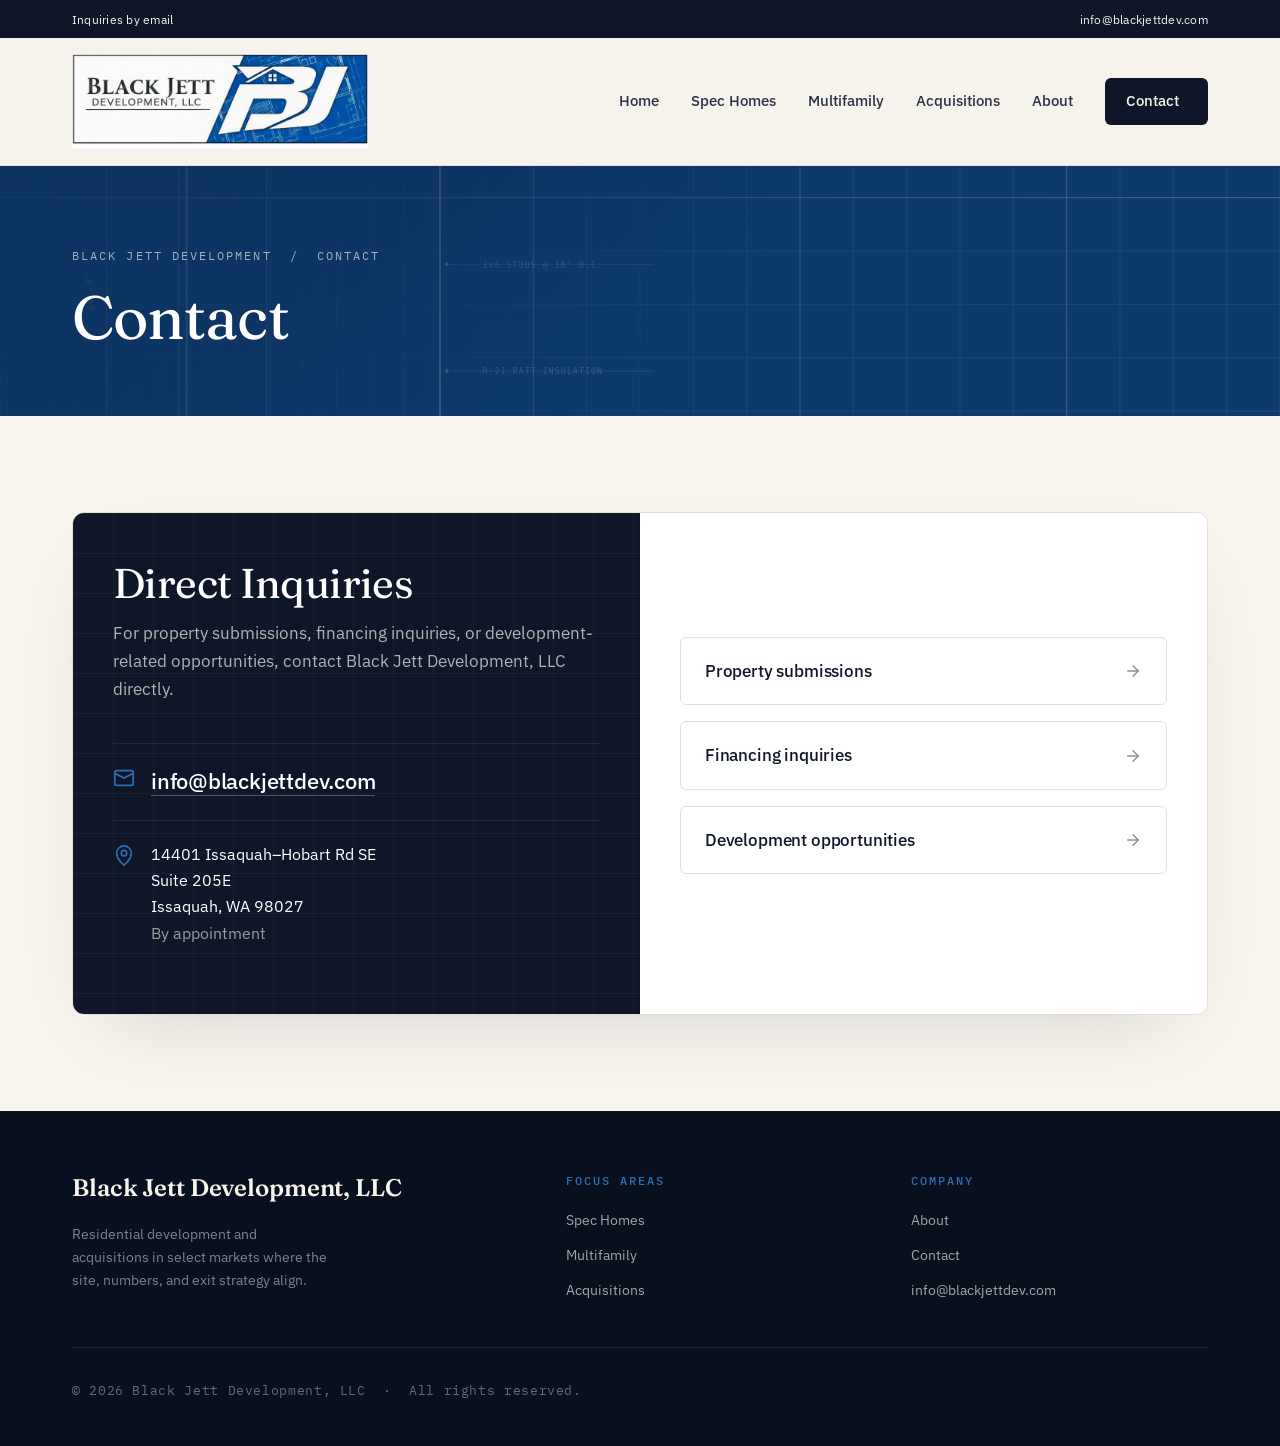
<file: contact/index.html>
<!DOCTYPE html>
<html lang="en">
<head>
  <meta charset="UTF-8">
  <meta name="viewport" content="width=device-width, initial-scale=1">

  <title>Contact — Black Jett Development, LLC</title>
  <meta name="description" content="Direct inquiries to Black Jett Development, LLC. Property submissions, financing inquiries, development opportunities.">
  <meta name="theme-color" content="#0F1629">
  <link rel="canonical" href="https://blackjettdev.com/contact/">

  <meta property="og:type" content="website">
  <meta property="og:title" content="Contact — Black Jett Development, LLC">
  <meta property="og:description" content="Direct inquiries: property submissions, financing inquiries, development opportunities.">
  <meta property="og:url" content="https://blackjettdev.com/contact/">
  <meta property="og:image" content="https://blackjettdev.com/assets/img/og-image.png">
  <meta property="og:site_name" content="Black Jett Development, LLC">

  <meta name="twitter:card" content="summary_large_image">
  <meta name="twitter:title" content="Contact — Black Jett Development, LLC">
  <meta name="twitter:description" content="Direct inquiries: property submissions, financing inquiries, development opportunities.">
  <meta name="twitter:image" content="https://blackjettdev.com/assets/img/og-image.png">

  <link rel="icon" type="image/png" href="/assets/img/bjd-logo.png">
  <link rel="apple-touch-icon" href="/assets/img/bjd-logo.png">

    <link rel="preload" href="/assets/fonts/plex-sans-400.woff2" as="font" type="font/woff2" crossorigin>
  <link rel="preload" href="/assets/fonts/fraunces-600-normal.woff2" as="font" type="font/woff2" crossorigin>
  <link rel="stylesheet" href="/assets/css/styles.css"></head>
<body data-page="contact">
  <a class="skip-link" href="#main">Skip to content</a>

  <header class="site-header">
    <div class="utility-bar">
      <div class="container">
        <div class="utility-meta">
          <span>Inquiries by email</span>
        </div>
        <a href="mailto:info@blackjettdev.com">info@blackjettdev.com</a>
      </div>
    </div>

    <nav class="container nav" aria-label="Primary">
      <a href="/" class="brand" aria-label="Black Jett Development, LLC — Home">
        <img src="/assets/img/bjd-logo.png" alt="Black Jett Development, LLC">
      </a>

      <div class="nav-menu">
        <a href="/">Home</a>
        <a href="/spec-homes/">Spec Homes</a>
        <a href="/multifamily/">Multifamily</a>
        <a href="/acquisitions/">Acquisitions</a>
        <a href="/about/">About</a>
        <a href="/contact/" class="nav-cta is-active">Contact
          <svg viewBox="0 0 24 24" fill="none" stroke="currentColor" stroke-width="2" stroke-linecap="round" stroke-linejoin="round" aria-hidden="true"><path d="M5 12h14"/><path d="m12 5 7 7-7 7"/></svg>
        </a>
      </div>

      <button class="nav-toggle" data-nav-toggle aria-controls="mobile-menu" aria-expanded="false" aria-label="Toggle navigation menu">
        <svg data-icon="menu" viewBox="0 0 24 24" fill="none" stroke="currentColor" stroke-width="1.75" stroke-linecap="round" stroke-linejoin="round"><line x1="4" y1="7" x2="20" y2="7"/><line x1="4" y1="12" x2="20" y2="12"/><line x1="4" y1="17" x2="20" y2="17"/></svg>
        <svg data-icon="close" style="display:none" viewBox="0 0 24 24" fill="none" stroke="currentColor" stroke-width="1.75" stroke-linecap="round" stroke-linejoin="round"><path d="M18 6 6 18"/><path d="m6 6 12 12"/></svg>
      </button>
    </nav>

    <div class="mobile-menu" id="mobile-menu" data-mobile-menu>
      <div class="container">
        <a href="/">Home</a>
        <a href="/spec-homes/">Spec Homes</a>
        <a href="/multifamily/">Multifamily</a>
        <a href="/acquisitions/">Acquisitions</a>
        <a href="/about/">About</a>
        <a href="/contact/" class="is-active">Contact</a>
      </div>
    </div>
  </header>

  <main id="main">

    <section class="page-head">
      <div class="container">
        <p class="crumb"><a href="/">Black Jett Development</a> &nbsp;/&nbsp; Contact</p>
        <h1>Contact</h1>
      </div>
    </section>

    <section class="section section--bone">
      <div class="container">
        <div class="contact-card">

          <aside class="contact-info">
            <h2>Direct Inquiries</h2>
            <p>For property submissions, financing inquiries, or development-related opportunities, contact Black Jett Development, LLC directly.</p>

            <div class="info-block info-block--email">
              <span class="icon" aria-hidden="true">
                <svg viewBox="0 0 24 24" fill="none" stroke="currentColor" stroke-width="1.75" stroke-linecap="round" stroke-linejoin="round"><rect width="20" height="16" x="2" y="4" rx="2"/><path d="m22 7-10 5L2 7"/></svg>
              </span>
              <div>
                <p class="email-prominent"><a href="mailto:info@blackjettdev.com">info@blackjettdev.com</a></p>
              </div>
            </div>

            <div class="info-block">
              <span class="icon" aria-hidden="true">
                <svg viewBox="0 0 24 24" fill="none" stroke="currentColor" stroke-width="1.75" stroke-linecap="round" stroke-linejoin="round"><path d="M20 10c0 7-8 13-8 13s-8-6-8-13a8 8 0 0 1 16 0Z"/><circle cx="12" cy="10" r="3"/></svg>
              </span>
              <div>
                <p>14401 Issaquah&ndash;Hobart Rd SE<br>Suite 205E<br>Issaquah, WA 98027<br><span style="color:rgba(247,244,237,0.6)">By appointment</span></p>
              </div>
            </div>

          </aside>

          <div class="contact-paths">
            <a href="mailto:info@blackjettdev.com?subject=Property%20Submission" class="path-link path-link--simple">
              <h4>
                Property submissions
                <svg viewBox="0 0 24 24" fill="none" stroke="currentColor" stroke-width="2" stroke-linecap="round" stroke-linejoin="round" aria-hidden="true"><path d="M5 12h14"/><path d="m12 5 7 7-7 7"/></svg>
              </h4>
            </a>

            <a href="mailto:info@blackjettdev.com?subject=Financing%20Inquiry" class="path-link path-link--simple">
              <h4>
                Financing inquiries
                <svg viewBox="0 0 24 24" fill="none" stroke="currentColor" stroke-width="2" stroke-linecap="round" stroke-linejoin="round" aria-hidden="true"><path d="M5 12h14"/><path d="m12 5 7 7-7 7"/></svg>
              </h4>
            </a>

            <a href="mailto:info@blackjettdev.com?subject=Development%20Opportunity" class="path-link path-link--simple">
              <h4>
                Development opportunities
                <svg viewBox="0 0 24 24" fill="none" stroke="currentColor" stroke-width="2" stroke-linecap="round" stroke-linejoin="round" aria-hidden="true"><path d="M5 12h14"/><path d="m12 5 7 7-7 7"/></svg>
              </h4>
            </a>
          </div>

        </div>
      </div>
    </section>

  </main>

  <footer class="site-footer">
    <div class="container">
      <div class="footer-top">
        <div class="footer-brand">
          <a href="/" class="footer-wordmark" aria-label="Black Jett Development, LLC — Home">
            <span class="wm-name">Black Jett Development, LLC</span>
          </a>
          <p>Residential development and acquisitions in select markets where the site, numbers, and exit strategy align.</p>
        </div>
        <div class="footer-col">
          <h5>Focus Areas</h5>
          <ul>
            <li><a href="/spec-homes/">Spec Homes</a></li>
            <li><a href="/multifamily/">Multifamily</a></li>
            <li><a href="/acquisitions/">Acquisitions</a></li>
          </ul>
        </div>
        <div class="footer-col">
          <h5>Company</h5>
          <ul>
            <li><a href="/about/">About</a></li>
            <li><a href="/contact/">Contact</a></li>
            <li><a href="mailto:info@blackjettdev.com">info@blackjettdev.com</a></li>
          </ul>
        </div>
      </div>
      <div class="footer-bottom">
        <p>&copy; <span data-year>2026</span> Black Jett Development, LLC &nbsp;·&nbsp; All rights reserved.</p>
        
      </div>
    </div>
  </footer>

  <script src="/assets/js/main.js" defer></script>
</body>
</html>
</file>
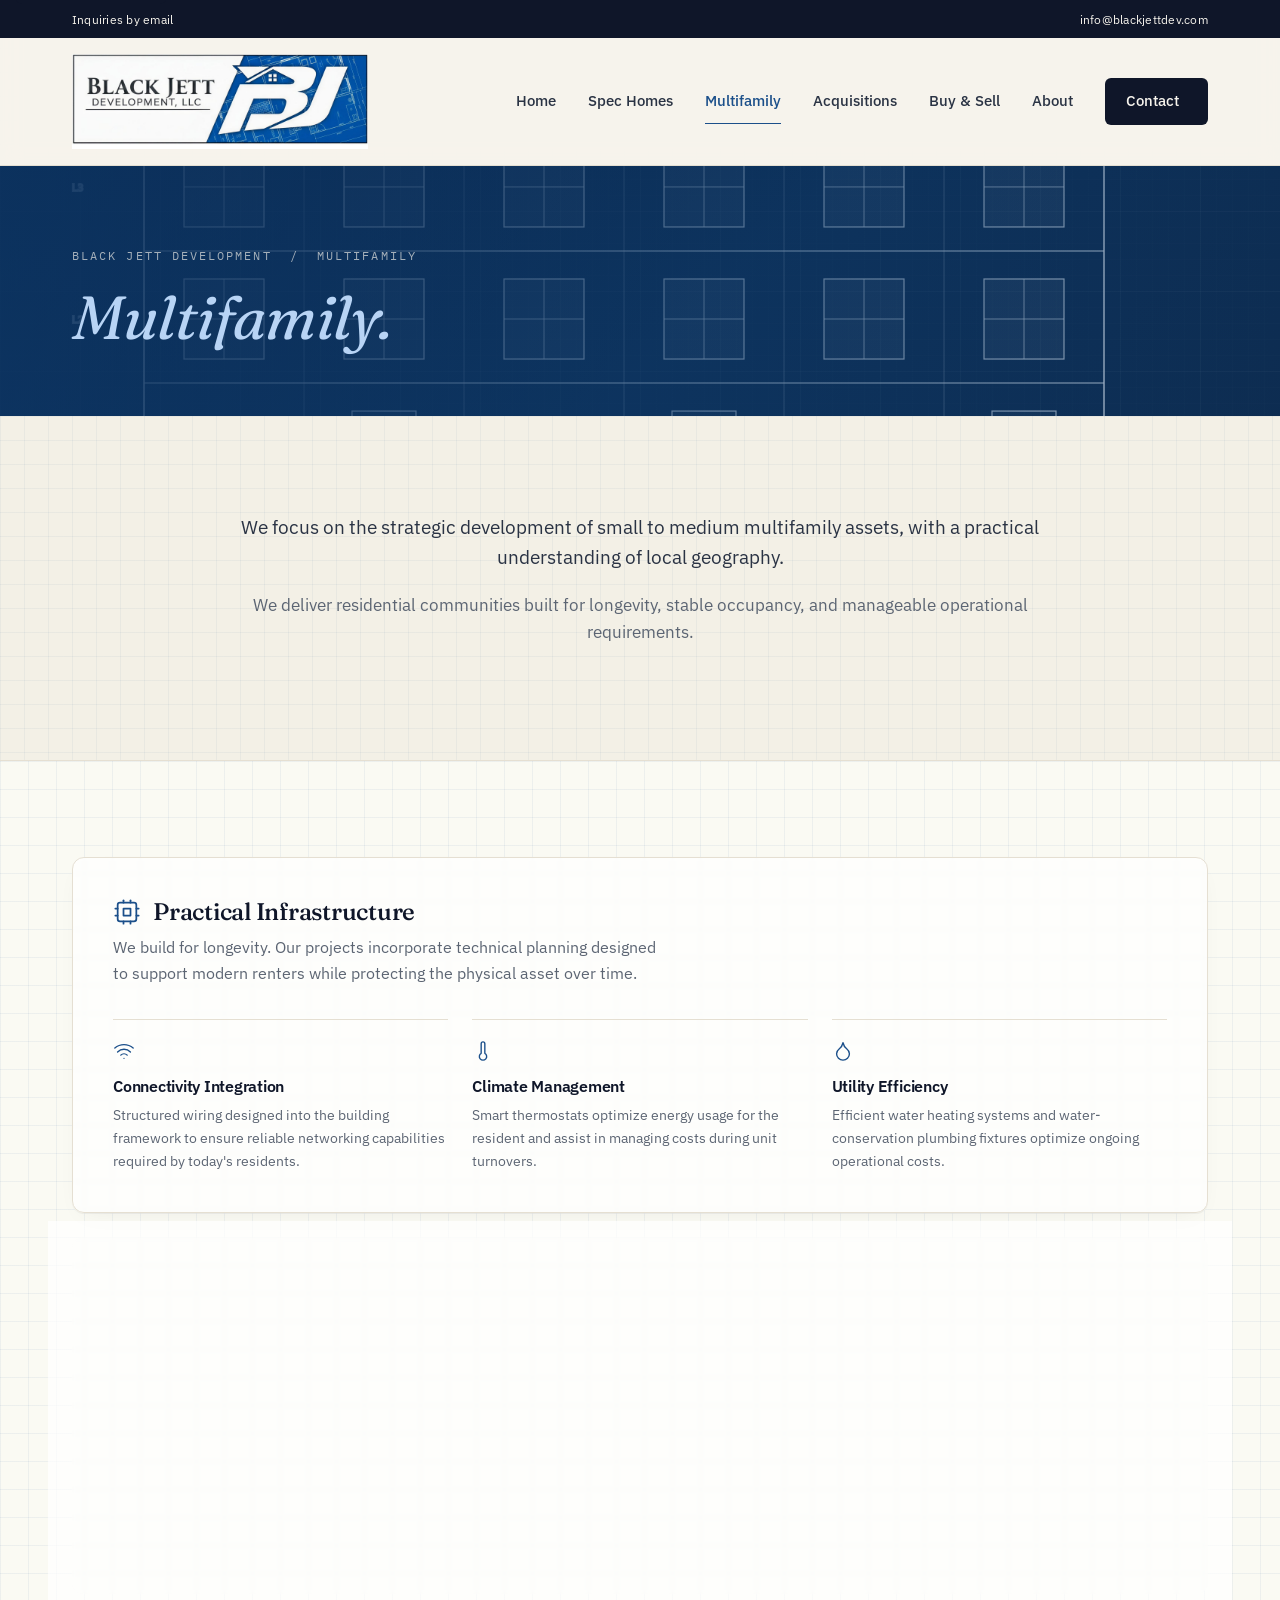
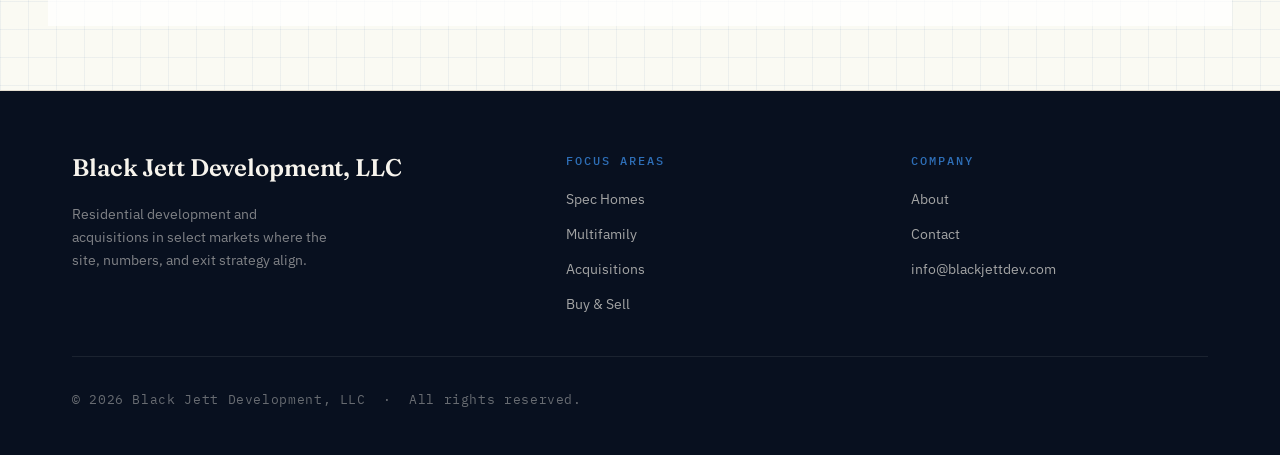
<file: multifamily/index.html>
<!DOCTYPE html>
<html lang="en">
<head>
  <meta charset="UTF-8">
  <meta name="viewport" content="width=device-width, initial-scale=1">

  <title>Multifamily — Black Jett Development, LLC</title>
  <meta name="description" content="Small to medium multifamily development by Black Jett Development, LLC. Practical infrastructure, durable finish standards, and disciplined underwriting.">
  <meta name="theme-color" content="#0F1629">
  <link rel="canonical" href="https://blackjettdev.com/multifamily/">

  <meta property="og:type" content="website">
  <meta property="og:title" content="Multifamily — Black Jett Development, LLC">
  <meta property="og:description" content="Small to medium multifamily development with disciplined underwriting and durable execution.">
  <meta property="og:url" content="https://blackjettdev.com/multifamily/">
  <meta property="og:image" content="https://blackjettdev.com/assets/img/og-image.png">
  <meta property="og:site_name" content="Black Jett Development, LLC">

  <meta name="twitter:card" content="summary_large_image">
  <meta name="twitter:title" content="Multifamily — Black Jett Development, LLC">
  <meta name="twitter:description" content="Small to medium multifamily with disciplined underwriting.">
  <meta name="twitter:image" content="https://blackjettdev.com/assets/img/og-image.png">

  <link rel="icon" type="image/png" href="/assets/img/bjd-logo.png">
  <link rel="apple-touch-icon" href="/assets/img/bjd-logo.png">

    <link rel="preload" href="/assets/fonts/plex-sans-400.woff2" as="font" type="font/woff2" crossorigin>
  <link rel="preload" href="/assets/fonts/fraunces-600-normal.woff2" as="font" type="font/woff2" crossorigin>
  <link rel="stylesheet" href="/assets/css/styles.css"></head>
<body data-page="multifamily">
  <a class="skip-link" href="#main">Skip to content</a>

  <header class="site-header">
    <div class="utility-bar">
      <div class="container">
        <div class="utility-meta">
          <span>Inquiries by email</span>
        </div>
        <a href="mailto:info@blackjettdev.com">info@blackjettdev.com</a>
      </div>
    </div>

    <nav class="container nav" aria-label="Primary">
      <a href="/" class="brand" aria-label="Black Jett Development, LLC — Home">
        <img src="/assets/img/bjd-logo.png" alt="Black Jett Development, LLC">
      </a>

      <div class="nav-menu">
        <a href="/">Home</a>
        <a href="/spec-homes/">Spec Homes</a>
        <a href="/multifamily/" class="is-active">Multifamily</a>
        <a href="/acquisitions/">Acquisitions</a>
        <a href="/buy-sell/">Buy &amp; Sell</a>
        <a href="/about/">About</a>
        <a href="/contact/" class="nav-cta">Contact
          <svg viewBox="0 0 24 24" fill="none" stroke="currentColor" stroke-width="2" stroke-linecap="round" stroke-linejoin="round" aria-hidden="true"><path d="M5 12h14"/><path d="m12 5 7 7-7 7"/></svg>
        </a>
      </div>

      <button class="nav-toggle" data-nav-toggle aria-controls="mobile-menu" aria-expanded="false" aria-label="Toggle navigation menu">
        <svg data-icon="menu" viewBox="0 0 24 24" fill="none" stroke="currentColor" stroke-width="1.75" stroke-linecap="round" stroke-linejoin="round"><line x1="4" y1="7" x2="20" y2="7"/><line x1="4" y1="12" x2="20" y2="12"/><line x1="4" y1="17" x2="20" y2="17"/></svg>
        <svg data-icon="close" style="display:none" viewBox="0 0 24 24" fill="none" stroke="currentColor" stroke-width="1.75" stroke-linecap="round" stroke-linejoin="round"><path d="M18 6 6 18"/><path d="m6 6 12 12"/></svg>
      </button>
    </nav>

    <div class="mobile-menu" id="mobile-menu" data-mobile-menu>
      <div class="container">
        <a href="/">Home</a>
        <a href="/spec-homes/">Spec Homes</a>
        <a href="/multifamily/" class="is-active">Multifamily</a>
        <a href="/acquisitions/">Acquisitions</a>
        <a href="/buy-sell/">Buy &amp; Sell</a>
        <a href="/about/">About</a>
        <a href="/contact/">Contact</a>
      </div>
    </div>
  </header>

  <main id="main">

    <section class="page-head">
      <div class="container">
        <p class="crumb"><a href="/">Black Jett Development</a> &nbsp;/&nbsp; Multifamily</p>
<h1><em>Multifamily.</em></h1>
      </div>
    </section>

    <section class="section section--paper">
      <div class="container">
        <div class="container-narrow" style="text-align:center;">
          <p class="lede">
            We focus on the strategic development of small to medium multifamily assets, with a practical understanding of local geography.
          </p>
          <p style="color:var(--slate); font-size:1.05rem; margin-top:1.25rem;">
            We deliver residential communities built for longevity, stable occupancy, and manageable operational requirements.
          </p>
        </div>
      </div>
    </section>

    <section class="section section--ink" style="position:relative; overflow:hidden;">
      <div class="container" style="position:relative;">

        <div class="feature-panel">
          <h4>
            <span class="icon" aria-hidden="true">
              <svg viewBox="0 0 24 24" fill="none" stroke="currentColor" stroke-width="1.5" stroke-linecap="round" stroke-linejoin="round"><rect x="4" y="4" width="16" height="16" rx="2"/><rect x="9" y="9" width="6" height="6"/><path d="M15 2v2"/><path d="M15 20v2"/><path d="M2 15h2"/><path d="M2 9h2"/><path d="M20 15h2"/><path d="M20 9h2"/><path d="M9 2v2"/><path d="M9 20v2"/></svg>
            </span>
            Practical Infrastructure
          </h4>
          <p>We build for longevity. Our projects incorporate technical planning designed to support modern renters while protecting the physical asset over time.</p>

          <ul class="feature-list">
            <li>
              <div class="icon" aria-hidden="true">
                <svg viewBox="0 0 24 24" fill="none" stroke="currentColor" stroke-width="1.5" stroke-linecap="round" stroke-linejoin="round"><path d="M5 13a10 10 0 0 1 14 0"/><path d="M8.5 16.5a5 5 0 0 1 7 0"/><path d="M2 8.82a15 15 0 0 1 20 0"/><line x1="12" y1="20" x2="12.01" y2="20"/></svg>
              </div>
              <h5>Connectivity Integration</h5>
              <p>Structured wiring designed into the building framework to ensure reliable networking capabilities required by today's residents.</p>
            </li>
            <li>
              <div class="icon" aria-hidden="true">
                <svg viewBox="0 0 24 24" fill="none" stroke="currentColor" stroke-width="1.5" stroke-linecap="round" stroke-linejoin="round"><path d="M14 4v10.54a4 4 0 1 1-4 0V4a2 2 0 0 1 4 0Z"/></svg>
              </div>
              <h5>Climate Management</h5>
              <p>Smart thermostats optimize energy usage for the resident and assist in managing costs during unit turnovers.</p>
            </li>
            <li>
              <div class="icon" aria-hidden="true">
                <svg viewBox="0 0 24 24" fill="none" stroke="currentColor" stroke-width="1.5" stroke-linecap="round" stroke-linejoin="round"><path d="M12 22a7 7 0 0 0 7-7c0-2-1-3.9-3-5.5s-3.5-4-4-6.5c-.5 2.5-2 4.9-4 6.5C6 11.1 5 13 5 15a7 7 0 0 0 7 7Z"/></svg>
              </div>
              <h5>Utility Efficiency</h5>
              <p>Efficient water heating systems and water-conservation plumbing fixtures optimize ongoing operational costs.</p>
            </li>
          </ul>
        </div>

        <div class="feature-panel">
          <h4>
            <span class="icon" aria-hidden="true">
              <svg viewBox="0 0 24 24" fill="none" stroke="currentColor" stroke-width="1.5" stroke-linecap="round" stroke-linejoin="round"><path d="M20 13c0 5-3.5 7.5-7.66 8.95a1 1 0 0 1-.67-.01C7.5 20.5 4 18 4 13V6a1 1 0 0 1 1-1c2 0 4.5-1.2 6.24-2.72a1.17 1.17 0 0 1 1.52 0C14.51 3.81 17 5 19 5a1 1 0 0 1 1 1z"/><path d="m9 12 2 2 4-4"/></svg>
            </span>
            Durable Finish Standard
          </h4>
          <p>Property value is maintained through practical, resilient design. Our units feature a durable finish package that stands up to turnover.</p>

          <ul class="feature-list">
            <li>
              <div class="icon" aria-hidden="true">
                <svg viewBox="0 0 24 24" fill="none" stroke="currentColor" stroke-width="1.5" stroke-linecap="round" stroke-linejoin="round"><path d="m12.83 2.18a2 2 0 0 0-1.66 0L2.6 6.08a1 1 0 0 0 0 1.83l8.58 3.91a2 2 0 0 0 1.66 0l8.58-3.91a1 1 0 0 0 0-1.83Z"/><path d="m22 17.65-9.17 4.16a2 2 0 0 1-1.66 0L2 17.65"/><path d="m22 12.65-9.17 4.16a2 2 0 0 1-1.66 0L2 12.65"/></svg>
              </div>
              <h5>Resilient Surfaces</h5>
              <p>Engineered solid surfaces provide a clean aesthetic without the recurring maintenance or resealing requirements of natural stone.</p>
            </li>
            <li>
              <div class="icon" aria-hidden="true">
                <svg viewBox="0 0 24 24" fill="none" stroke="currentColor" stroke-width="1.5" stroke-linecap="round" stroke-linejoin="round"><path d="m7.5 4.27 9 5.15"/><path d="M21 8a2 2 0 0 0-1-1.73l-7-4a2 2 0 0 0-2 0l-7 4A2 2 0 0 0 3 8v8a2 2 0 0 0 1 1.73l7 4a2 2 0 0 0 2 0l7-4A2 2 0 0 0 21 16Z"/><path d="m3.3 7 8.7 5 8.7-5"/><path d="M12 22V12"/></svg>
              </div>
              <h5>Hardware Selection</h5>
              <p>Soft-close cabinetry hardware in kitchens and baths reduces impact-related wear and extends the usable life of installations.</p>
            </li>
            <li>
              <div class="icon" aria-hidden="true">
                <svg viewBox="0 0 24 24" fill="none" stroke="currentColor" stroke-width="1.5" stroke-linecap="round" stroke-linejoin="round"><path d="M15 14c.2-1 .7-1.7 1.5-2.5 1-.9 1.5-2.2 1.5-3.5A6 6 0 0 0 6 8c0 1 .2 2.2 1.5 3.5.7.7 1.3 1.5 1.5 2.5"/><path d="M9 18h6"/><path d="M10 22h4"/></svg>
              </div>
              <h5>Lighting &amp; Maintenance</h5>
              <p>Standardized LED lighting packages and practical architectural choices that limit ongoing maintenance and work orders.</p>
            </li>
          </ul>
        </div>

      </div>
    </section>

  </main>

  <footer class="site-footer">
    <div class="container">
      <div class="footer-top">
        <div class="footer-brand">
          <a href="/" class="footer-wordmark" aria-label="Black Jett Development, LLC — Home">
            <span class="wm-name">Black Jett Development, LLC</span>
          </a>
          <p>Residential development and acquisitions in select markets where the site, numbers, and exit strategy align.</p>
        </div>
        <div class="footer-col">
          <h5>Focus Areas</h5>
          <ul>
            <li><a href="/spec-homes/">Spec Homes</a></li>
            <li><a href="/multifamily/">Multifamily</a></li>
            <li><a href="/acquisitions/">Acquisitions</a></li>
            <li><a href="/buy-sell/">Buy &amp; Sell</a></li>
          </ul>
        </div>
        <div class="footer-col">
          <h5>Company</h5>
          <ul>
            <li><a href="/about/">About</a></li>
            <li><a href="/contact/">Contact</a></li>
            <li><a href="mailto:info@blackjettdev.com">info@blackjettdev.com</a></li>
          </ul>
        </div>
      </div>
      <div class="footer-bottom">
        <p>&copy; <span data-year>2026</span> Black Jett Development, LLC &nbsp;·&nbsp; All rights reserved.</p>
        
      </div>
    </div>
  </footer>

  <script src="/assets/js/main.js" defer></script>
</body>
</html>
</file>
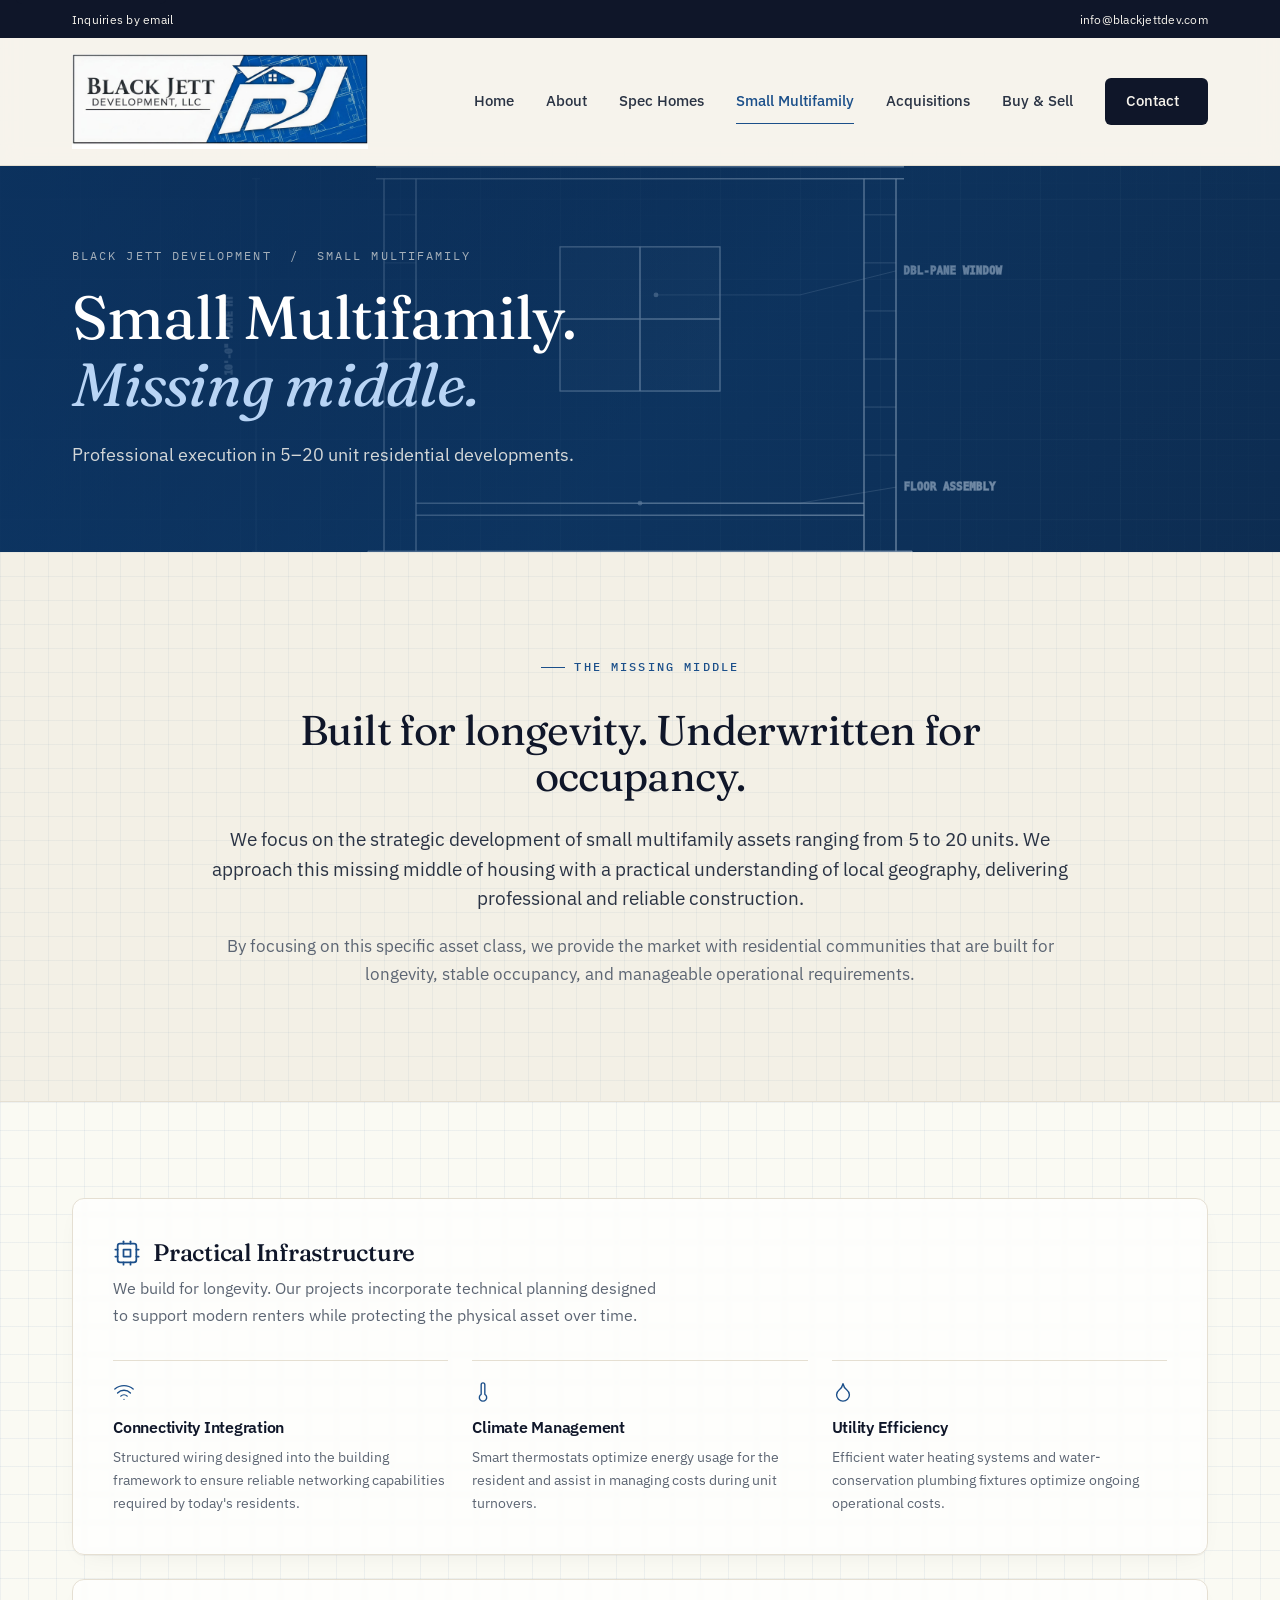
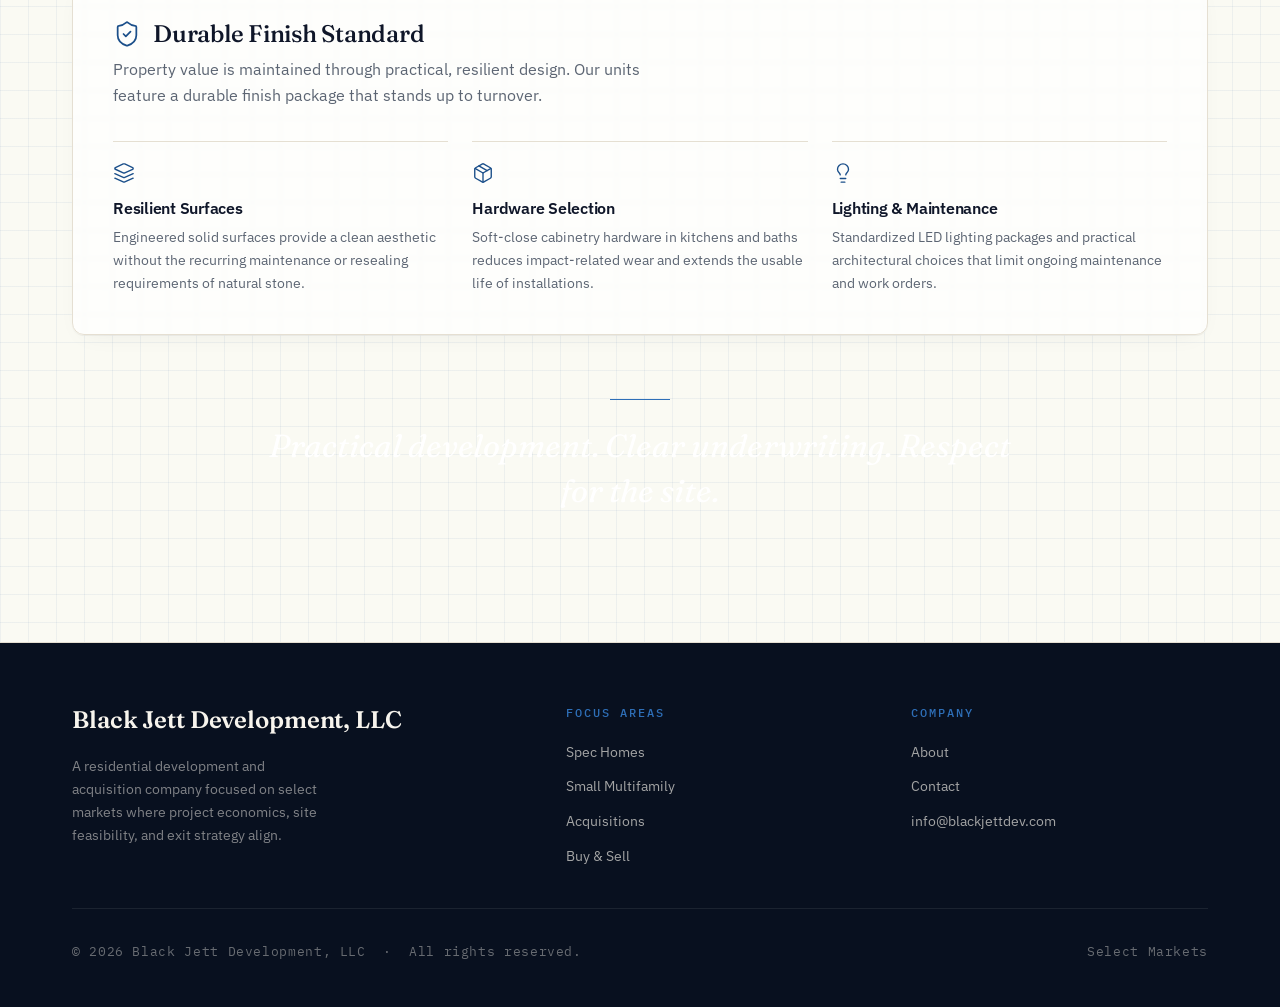
<file: small-multifamily/index.html>
<!DOCTYPE html>
<html lang="en">
<head>
  <meta charset="UTF-8">
  <meta name="viewport" content="width=device-width, initial-scale=1">

  <title>Small Multifamily — Black Jett Development, LLC</title>
  <meta name="description" content="Strategic development of small multifamily assets — 5 to 20 units. Practical infrastructure, durable finish standards, and disciplined underwriting from Black Jett Development, LLC.">
  <meta name="theme-color" content="#0F1629">
  <link rel="canonical" href="https://blackjettdev.com/small-multifamily/">

  <meta property="og:type" content="website">
  <meta property="og:title" content="Small Multifamily — Black Jett Development, LLC">
  <meta property="og:description" content="Professional execution in the missing middle — 5–20 unit residential developments.">
  <meta property="og:url" content="https://blackjettdev.com/small-multifamily/">
  <meta property="og:image" content="https://blackjettdev.com/assets/img/og-image.png">
  <meta property="og:site_name" content="Black Jett Development, LLC">

  <meta name="twitter:card" content="summary_large_image">
  <meta name="twitter:title" content="Small Multifamily — Black Jett Development, LLC">
  <meta name="twitter:description" content="Professional execution in the missing middle.">
  <meta name="twitter:image" content="https://blackjettdev.com/assets/img/og-image.png">

  <link rel="icon" type="image/png" href="/assets/img/bjd-logo.png">
  <link rel="apple-touch-icon" href="/assets/img/bjd-logo.png">

    <link rel="preload" href="/assets/fonts/plex-sans-400.woff2" as="font" type="font/woff2" crossorigin>
  <link rel="preload" href="/assets/fonts/fraunces-600-normal.woff2" as="font" type="font/woff2" crossorigin>
  <link rel="stylesheet" href="/assets/css/styles.css"></head>
<body>
  <a class="skip-link" href="#main">Skip to content</a>

  <header class="site-header">
    <div class="utility-bar">
      <div class="container">
        <div class="utility-meta">
          <span>Inquiries by email</span>
        </div>
        <a href="mailto:info@blackjettdev.com">info@blackjettdev.com</a>
      </div>
    </div>

    <nav class="container nav" aria-label="Primary">
      <a href="/" class="brand" aria-label="Black Jett Development, LLC — Home">
        <img src="/assets/img/bjd-logo.png" alt="Black Jett Development, LLC">
      </a>

      <div class="nav-menu">
        <a href="/">Home</a>
        <a href="/about/">About</a>
        <a href="/spec-homes/">Spec Homes</a>
        <a href="/small-multifamily/" class="is-active">Small Multifamily</a>
        <a href="/acquisitions/">Acquisitions</a>
        <a href="/buy-sell/">Buy &amp; Sell</a>
        <a href="/contact/" class="nav-cta">Contact
          <svg viewBox="0 0 24 24" fill="none" stroke="currentColor" stroke-width="2" stroke-linecap="round" stroke-linejoin="round" aria-hidden="true"><path d="M5 12h14"/><path d="m12 5 7 7-7 7"/></svg>
        </a>
      </div>

      <button class="nav-toggle" data-nav-toggle aria-controls="mobile-menu" aria-expanded="false" aria-label="Toggle navigation menu">
        <svg data-icon="menu" viewBox="0 0 24 24" fill="none" stroke="currentColor" stroke-width="1.75" stroke-linecap="round" stroke-linejoin="round"><line x1="4" y1="7" x2="20" y2="7"/><line x1="4" y1="12" x2="20" y2="12"/><line x1="4" y1="17" x2="20" y2="17"/></svg>
        <svg data-icon="close" style="display:none" viewBox="0 0 24 24" fill="none" stroke="currentColor" stroke-width="1.75" stroke-linecap="round" stroke-linejoin="round"><path d="M18 6 6 18"/><path d="m6 6 12 12"/></svg>
      </button>
    </nav>

    <div class="mobile-menu" id="mobile-menu" data-mobile-menu>
      <div class="container">
        <a href="/">Home</a>
        <a href="/about/">About</a>
        <a href="/spec-homes/">Spec Homes</a>
        <a href="/small-multifamily/" class="is-active">Small Multifamily</a>
        <a href="/acquisitions/">Acquisitions</a>
        <a href="/buy-sell/">Buy &amp; Sell</a>
        <a href="/contact/">Contact</a>
      </div>
    </div>
  </header>

  <main id="main">

    <section class="page-head">
      <div class="container">
        <p class="crumb"><a href="/">Black Jett Development</a> &nbsp;/&nbsp; Small Multifamily</p>
        <h1>Small Multifamily.<br><em>Missing middle.</em></h1>
        <p class="deck">Professional execution in 5–20 unit residential developments.</p>
      </div>
    </section>

    <section class="section section--paper">
      <div class="container">
        <div class="container-narrow" style="text-align:center;">
          <p class="eyebrow" style="justify-content:center;">The Missing Middle</p>
          <h2 style="margin-top:1.2rem; margin-bottom:1.5rem; font-weight:400;">Built for longevity. Underwritten for occupancy.</h2>
          <p class="lede">
            We focus on the strategic development of small multifamily assets ranging from 5 to 20 units. We approach this missing middle of housing with a practical understanding of local geography, delivering professional and reliable construction.
          </p>
          <p style="color:var(--slate); font-size:1.05rem; margin-top:1.25rem;">
            By focusing on this specific asset class, we provide the market with residential communities that are built for longevity, stable occupancy, and manageable operational requirements.
          </p>
        </div>
      </div>
    </section>

    <section class="section section--ink" style="position:relative; overflow:hidden;">
      <div aria-hidden="true" style="position:absolute; inset:0; background-image: linear-gradient(to right, rgba(255,255,255,0.03) 1px, transparent 1px), linear-gradient(to bottom, rgba(255,255,255,0.03) 1px, transparent 1px); background-size: 48px 48px; pointer-events:none;"></div>
      <div class="container" style="position:relative;">

        <div class="feature-panel">
          <h4>
            <span class="icon" aria-hidden="true">
              <svg viewBox="0 0 24 24" fill="none" stroke="currentColor" stroke-width="1.5" stroke-linecap="round" stroke-linejoin="round"><rect x="4" y="4" width="16" height="16" rx="2"/><rect x="9" y="9" width="6" height="6"/><path d="M15 2v2"/><path d="M15 20v2"/><path d="M2 15h2"/><path d="M2 9h2"/><path d="M20 15h2"/><path d="M20 9h2"/><path d="M9 2v2"/><path d="M9 20v2"/></svg>
            </span>
            Practical Infrastructure
          </h4>
          <p>We build for longevity. Our projects incorporate technical planning designed to support modern renters while protecting the physical asset over time.</p>

          <ul class="feature-list">
            <li>
              <div class="icon" aria-hidden="true">
                <svg viewBox="0 0 24 24" fill="none" stroke="currentColor" stroke-width="1.5" stroke-linecap="round" stroke-linejoin="round"><path d="M5 13a10 10 0 0 1 14 0"/><path d="M8.5 16.5a5 5 0 0 1 7 0"/><path d="M2 8.82a15 15 0 0 1 20 0"/><line x1="12" y1="20" x2="12.01" y2="20"/></svg>
              </div>
              <h5>Connectivity Integration</h5>
              <p>Structured wiring designed into the building framework to ensure reliable networking capabilities required by today's residents.</p>
            </li>
            <li>
              <div class="icon" aria-hidden="true">
                <svg viewBox="0 0 24 24" fill="none" stroke="currentColor" stroke-width="1.5" stroke-linecap="round" stroke-linejoin="round"><path d="M14 4v10.54a4 4 0 1 1-4 0V4a2 2 0 0 1 4 0Z"/></svg>
              </div>
              <h5>Climate Management</h5>
              <p>Smart thermostats optimize energy usage for the resident and assist in managing costs during unit turnovers.</p>
            </li>
            <li>
              <div class="icon" aria-hidden="true">
                <svg viewBox="0 0 24 24" fill="none" stroke="currentColor" stroke-width="1.5" stroke-linecap="round" stroke-linejoin="round"><path d="M12 22a7 7 0 0 0 7-7c0-2-1-3.9-3-5.5s-3.5-4-4-6.5c-.5 2.5-2 4.9-4 6.5C6 11.1 5 13 5 15a7 7 0 0 0 7 7Z"/></svg>
              </div>
              <h5>Utility Efficiency</h5>
              <p>Efficient water heating systems and water-conservation plumbing fixtures optimize ongoing operational costs.</p>
            </li>
          </ul>
        </div>

        <div class="feature-panel">
          <h4>
            <span class="icon" aria-hidden="true">
              <svg viewBox="0 0 24 24" fill="none" stroke="currentColor" stroke-width="1.5" stroke-linecap="round" stroke-linejoin="round"><path d="M20 13c0 5-3.5 7.5-7.66 8.95a1 1 0 0 1-.67-.01C7.5 20.5 4 18 4 13V6a1 1 0 0 1 1-1c2 0 4.5-1.2 6.24-2.72a1.17 1.17 0 0 1 1.52 0C14.51 3.81 17 5 19 5a1 1 0 0 1 1 1z"/><path d="m9 12 2 2 4-4"/></svg>
            </span>
            Durable Finish Standard
          </h4>
          <p>Property value is maintained through practical, resilient design. Our units feature a durable finish package that stands up to turnover.</p>

          <ul class="feature-list">
            <li>
              <div class="icon" aria-hidden="true">
                <svg viewBox="0 0 24 24" fill="none" stroke="currentColor" stroke-width="1.5" stroke-linecap="round" stroke-linejoin="round"><path d="m12.83 2.18a2 2 0 0 0-1.66 0L2.6 6.08a1 1 0 0 0 0 1.83l8.58 3.91a2 2 0 0 0 1.66 0l8.58-3.91a1 1 0 0 0 0-1.83Z"/><path d="m22 17.65-9.17 4.16a2 2 0 0 1-1.66 0L2 17.65"/><path d="m22 12.65-9.17 4.16a2 2 0 0 1-1.66 0L2 12.65"/></svg>
              </div>
              <h5>Resilient Surfaces</h5>
              <p>Engineered solid surfaces provide a clean aesthetic without the recurring maintenance or resealing requirements of natural stone.</p>
            </li>
            <li>
              <div class="icon" aria-hidden="true">
                <svg viewBox="0 0 24 24" fill="none" stroke="currentColor" stroke-width="1.5" stroke-linecap="round" stroke-linejoin="round"><path d="m7.5 4.27 9 5.15"/><path d="M21 8a2 2 0 0 0-1-1.73l-7-4a2 2 0 0 0-2 0l-7 4A2 2 0 0 0 3 8v8a2 2 0 0 0 1 1.73l7 4a2 2 0 0 0 2 0l7-4A2 2 0 0 0 21 16Z"/><path d="m3.3 7 8.7 5 8.7-5"/><path d="M12 22V12"/></svg>
              </div>
              <h5>Hardware Selection</h5>
              <p>Soft-close cabinetry hardware in kitchens and baths reduces impact-related wear and extends the usable life of installations.</p>
            </li>
            <li>
              <div class="icon" aria-hidden="true">
                <svg viewBox="0 0 24 24" fill="none" stroke="currentColor" stroke-width="1.5" stroke-linecap="round" stroke-linejoin="round"><path d="M15 14c.2-1 .7-1.7 1.5-2.5 1-.9 1.5-2.2 1.5-3.5A6 6 0 0 0 6 8c0 1 .2 2.2 1.5 3.5.7.7 1.3 1.5 1.5 2.5"/><path d="M9 18h6"/><path d="M10 22h4"/></svg>
              </div>
              <h5>Lighting &amp; Maintenance</h5>
              <p>Standardized LED lighting packages and practical architectural choices that limit ongoing maintenance and work orders.</p>
            </li>
          </ul>
        </div>

        <div class="tagline-band">
          <div class="rule" aria-hidden="true"></div>
          <p>Practical development. Clear underwriting. Respect for the site.</p>
        </div>

      </div>
    </section>

  </main>

  <footer class="site-footer">
    <div class="container">
      <div class="footer-top">
        <div class="footer-brand">
          <a href="/" class="footer-wordmark" aria-label="Black Jett Development, LLC — Home">
            <span class="wm-name">Black Jett Development, LLC</span>
          </a>
          <p>A residential development and acquisition company focused on select markets where project economics, site feasibility, and exit strategy align.</p>
        </div>
        <div class="footer-col">
          <h5>Focus Areas</h5>
          <ul>
            <li><a href="/spec-homes/">Spec Homes</a></li>
            <li><a href="/small-multifamily/">Small Multifamily</a></li>
            <li><a href="/acquisitions/">Acquisitions</a></li>
            <li><a href="/buy-sell/">Buy &amp; Sell</a></li>
          </ul>
        </div>
        <div class="footer-col">
          <h5>Company</h5>
          <ul>
            <li><a href="/about/">About</a></li>
            <li><a href="/contact/">Contact</a></li>
            <li><a href="mailto:info@blackjettdev.com">info@blackjettdev.com</a></li>
          </ul>
        </div>
      </div>
      <div class="footer-bottom">
        <p>&copy; <span data-year>2026</span> Black Jett Development, LLC &nbsp;·&nbsp; All rights reserved.</p>
        <p>Select Markets</p>
      </div>
    </div>
  </footer>

  <script src="/assets/js/main.js" defer></script>
</body>
</html>
</file>
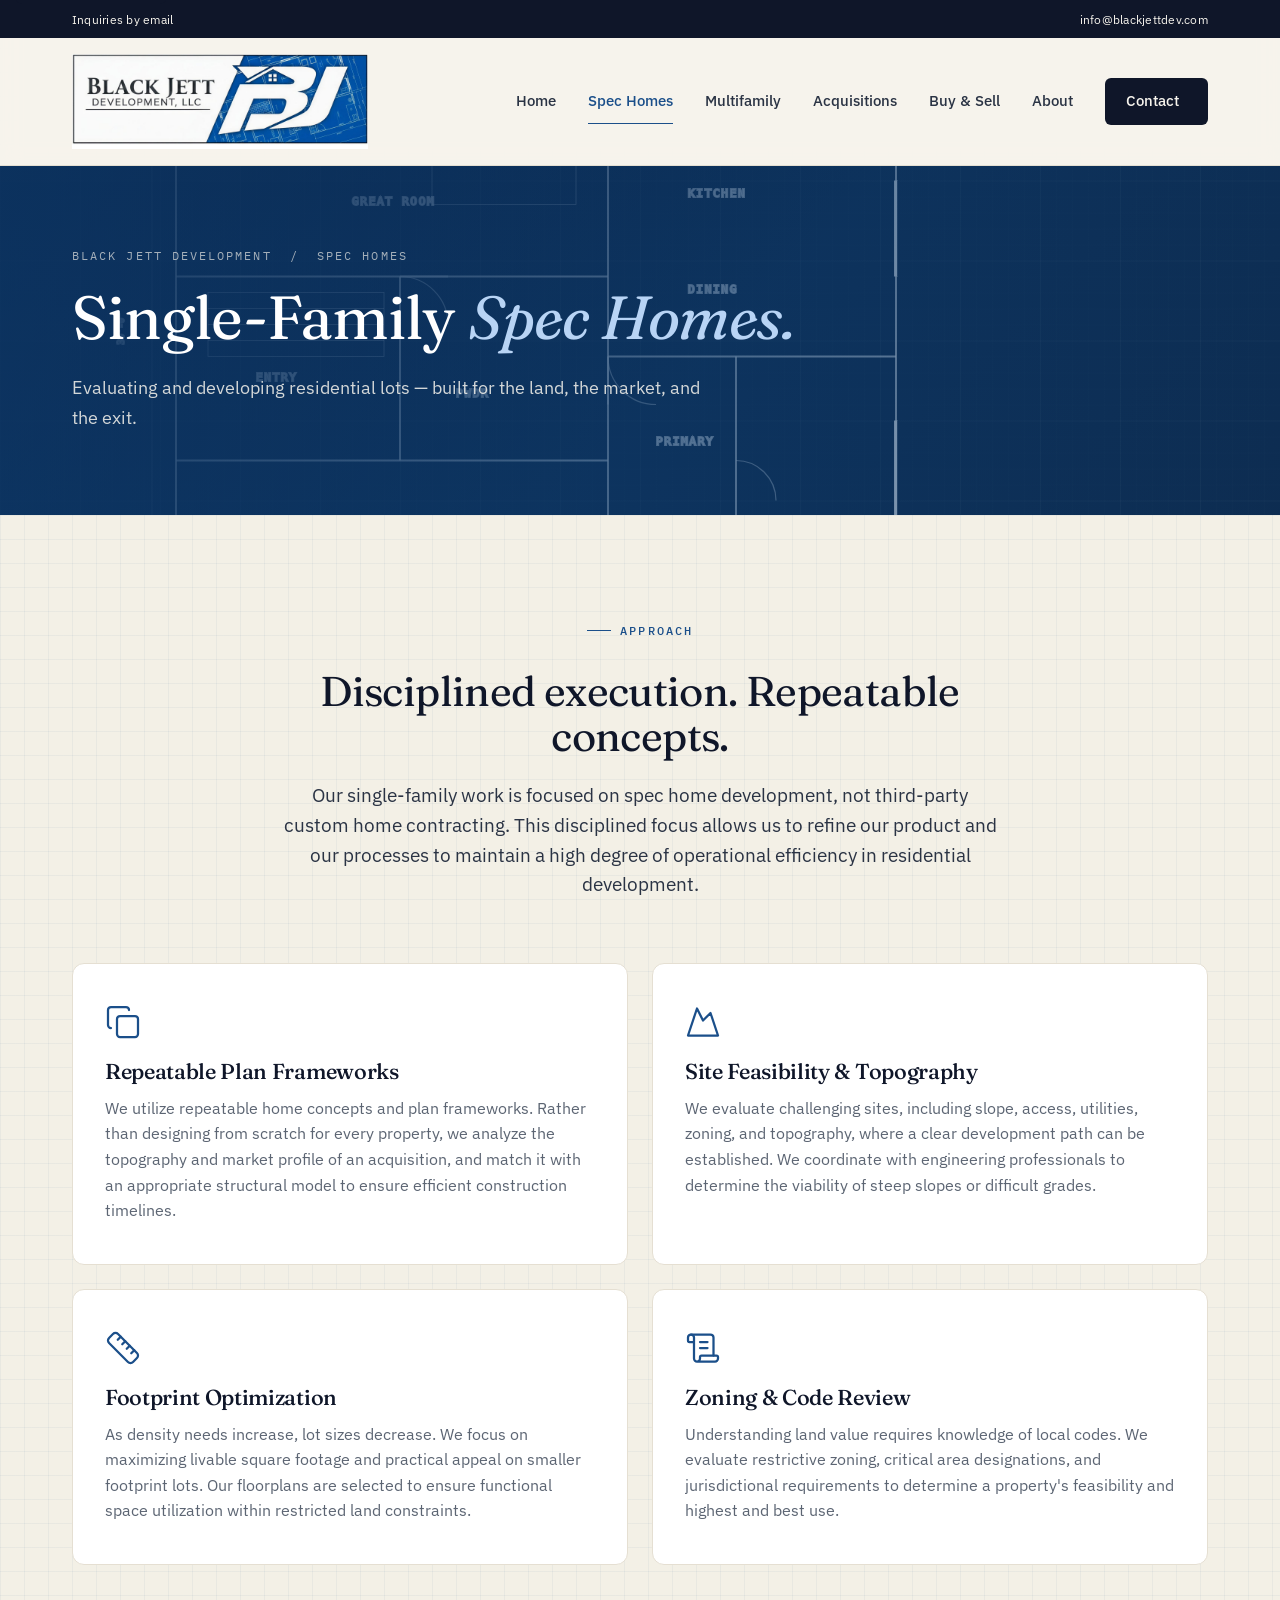
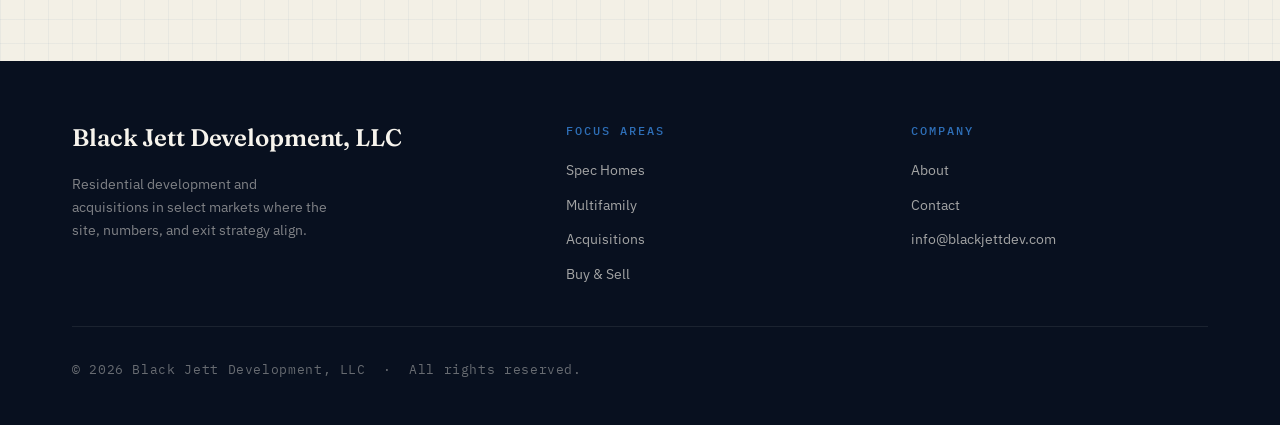
<file: spec-homes/index.html>
<!DOCTYPE html>
<html lang="en">
<head>
  <meta charset="UTF-8">
  <meta name="viewport" content="width=device-width, initial-scale=1">

  <title>Spec Homes — Black Jett Development, LLC</title>
  <meta name="description" content="Single-family spec home development by Black Jett Development, LLC. Repeatable plan frameworks, site feasibility analysis, and disciplined construction economics in select markets.">
  <meta name="theme-color" content="#0F1629">
  <link rel="canonical" href="https://blackjettdev.com/spec-homes/">

  <meta property="og:type" content="website">
  <meta property="og:title" content="Spec Homes — Black Jett Development, LLC">
  <meta property="og:description" content="Disciplined execution. Repeatable concepts. Single-family spec home development in select markets.">
  <meta property="og:url" content="https://blackjettdev.com/spec-homes/">
  <meta property="og:image" content="https://blackjettdev.com/assets/img/og-image.png">
  <meta property="og:site_name" content="Black Jett Development, LLC">

  <meta name="twitter:card" content="summary_large_image">
  <meta name="twitter:title" content="Spec Homes — Black Jett Development, LLC">
  <meta name="twitter:description" content="Disciplined execution. Repeatable concepts.">
  <meta name="twitter:image" content="https://blackjettdev.com/assets/img/og-image.png">

  <link rel="icon" type="image/png" href="/assets/img/bjd-logo.png">
  <link rel="apple-touch-icon" href="/assets/img/bjd-logo.png">

    <link rel="preload" href="/assets/fonts/plex-sans-400.woff2" as="font" type="font/woff2" crossorigin>
  <link rel="preload" href="/assets/fonts/fraunces-600-normal.woff2" as="font" type="font/woff2" crossorigin>
  <link rel="stylesheet" href="/assets/css/styles.css"></head>
<body data-page="spec-homes">
  <a class="skip-link" href="#main">Skip to content</a>

  <header class="site-header">
    <div class="utility-bar">
      <div class="container">
        <div class="utility-meta">
          <span>Inquiries by email</span>
        </div>
        <a href="mailto:info@blackjettdev.com">info@blackjettdev.com</a>
      </div>
    </div>

    <nav class="container nav" aria-label="Primary">
      <a href="/" class="brand" aria-label="Black Jett Development, LLC — Home">
        <img src="/assets/img/bjd-logo.png" alt="Black Jett Development, LLC">
      </a>

      <div class="nav-menu">
        <a href="/">Home</a>
        <a href="/spec-homes/" class="is-active">Spec Homes</a>
        <a href="/multifamily/">Multifamily</a>
        <a href="/acquisitions/">Acquisitions</a>
        <a href="/buy-sell/">Buy &amp; Sell</a>
        <a href="/about/">About</a>
        <a href="/contact/" class="nav-cta">Contact
          <svg viewBox="0 0 24 24" fill="none" stroke="currentColor" stroke-width="2" stroke-linecap="round" stroke-linejoin="round" aria-hidden="true"><path d="M5 12h14"/><path d="m12 5 7 7-7 7"/></svg>
        </a>
      </div>

      <button class="nav-toggle" data-nav-toggle aria-controls="mobile-menu" aria-expanded="false" aria-label="Toggle navigation menu">
        <svg data-icon="menu" viewBox="0 0 24 24" fill="none" stroke="currentColor" stroke-width="1.75" stroke-linecap="round" stroke-linejoin="round"><line x1="4" y1="7" x2="20" y2="7"/><line x1="4" y1="12" x2="20" y2="12"/><line x1="4" y1="17" x2="20" y2="17"/></svg>
        <svg data-icon="close" style="display:none" viewBox="0 0 24 24" fill="none" stroke="currentColor" stroke-width="1.75" stroke-linecap="round" stroke-linejoin="round"><path d="M18 6 6 18"/><path d="m6 6 12 12"/></svg>
      </button>
    </nav>

    <div class="mobile-menu" id="mobile-menu" data-mobile-menu>
      <div class="container">
        <a href="/">Home</a>
        <a href="/spec-homes/" class="is-active">Spec Homes</a>
        <a href="/multifamily/">Multifamily</a>
        <a href="/acquisitions/">Acquisitions</a>
        <a href="/buy-sell/">Buy &amp; Sell</a>
        <a href="/about/">About</a>
        <a href="/contact/">Contact</a>
      </div>
    </div>
  </header>

  <main id="main">

    <section class="page-head">
      <div class="container">
        <p class="crumb"><a href="/">Black Jett Development</a> &nbsp;/&nbsp; Spec Homes</p>
        <h1>Single-Family <em>Spec Homes.</em></h1>
        <p class="deck">Evaluating and developing residential lots — built for the land, the market, and the exit.</p>
      </div>
    </section>

    <section class="section section--paper">
      <div class="container">
        <header class="section-head section-head--center">
          <p class="eyebrow">Approach</p>
          <h2>Disciplined execution. Repeatable concepts.</h2>
          <p class="lede">
            Our single-family work is focused on spec home development, not third-party custom home contracting. This disciplined focus allows us to refine our product and our processes to maintain a high degree of operational efficiency in residential development.
          </p>
        </header>

        <div class="pillars">
          <article class="pillar">
            <div class="icon" aria-hidden="true">
              <svg viewBox="0 0 24 24" fill="none" stroke="currentColor" stroke-width="1.5" stroke-linecap="round" stroke-linejoin="round"><rect width="14" height="14" x="8" y="8" rx="2" ry="2"/><path d="M4 16c-1.1 0-2-.9-2-2V4c0-1.1.9-2 2-2h10c1.1 0 2 .9 2 2"/></svg>
            </div>
            <h3>Repeatable Plan Frameworks</h3>
            <p>We utilize repeatable home concepts and plan frameworks. Rather than designing from scratch for every property, we analyze the topography and market profile of an acquisition, and match it with an appropriate structural model to ensure efficient construction timelines.</p>
          </article>

          <article class="pillar">
            <div class="icon" aria-hidden="true">
              <svg viewBox="0 0 24 24" fill="none" stroke="currentColor" stroke-width="1.5" stroke-linecap="round" stroke-linejoin="round"><path d="m8 3 4 8 5-5 5 15H2L8 3z"/></svg>
            </div>
            <h3>Site Feasibility &amp; Topography</h3>
            <p>We evaluate challenging sites, including slope, access, utilities, zoning, and topography, where a clear development path can be established. We coordinate with engineering professionals to determine the viability of steep slopes or difficult grades.</p>
          </article>

          <article class="pillar">
            <div class="icon" aria-hidden="true">
              <svg viewBox="0 0 24 24" fill="none" stroke="currentColor" stroke-width="1.5" stroke-linecap="round" stroke-linejoin="round"><path d="M21.3 15.3a2.4 2.4 0 0 1 0 3.4l-2.6 2.6a2.4 2.4 0 0 1-3.4 0L2.7 8.7a2.41 2.41 0 0 1 0-3.4l2.6-2.6a2.41 2.41 0 0 1 3.4 0Z"/><path d="m14.5 12.5 2-2"/><path d="m11.5 9.5 2-2"/><path d="m8.5 6.5 2-2"/><path d="m17.5 15.5 2-2"/></svg>
            </div>
            <h3>Footprint Optimization</h3>
            <p>As density needs increase, lot sizes decrease. We focus on maximizing livable square footage and practical appeal on smaller footprint lots. Our floorplans are selected to ensure functional space utilization within restricted land constraints.</p>
          </article>

          <article class="pillar">
            <div class="icon" aria-hidden="true">
              <svg viewBox="0 0 24 24" fill="none" stroke="currentColor" stroke-width="1.5" stroke-linecap="round" stroke-linejoin="round"><path d="M15 12h-5"/><path d="M15 8h-5"/><path d="M19 17V5a2 2 0 0 0-2-2H4"/><path d="M8 21h12a2 2 0 0 0 2-2v-1a1 1 0 0 0-1-1H11a1 1 0 0 0-1 1v1a2 2 0 1 1-4 0V5a2 2 0 1 0-4 0v2a1 1 0 0 0 1 1h3"/></svg>
            </div>
            <h3>Zoning &amp; Code Review</h3>
            <p>Understanding land value requires knowledge of local codes. We evaluate restrictive zoning, critical area designations, and jurisdictional requirements to determine a property's feasibility and highest and best use.</p>
          </article>
        </div>
      </div>
    </section>

  </main>

  <footer class="site-footer">
    <div class="container">
      <div class="footer-top">
        <div class="footer-brand">
          <a href="/" class="footer-wordmark" aria-label="Black Jett Development, LLC — Home">
            <span class="wm-name">Black Jett Development, LLC</span>
          </a>
          <p>Residential development and acquisitions in select markets where the site, numbers, and exit strategy align.</p>
        </div>
        <div class="footer-col">
          <h5>Focus Areas</h5>
          <ul>
            <li><a href="/spec-homes/">Spec Homes</a></li>
            <li><a href="/multifamily/">Multifamily</a></li>
            <li><a href="/acquisitions/">Acquisitions</a></li>
            <li><a href="/buy-sell/">Buy &amp; Sell</a></li>
          </ul>
        </div>
        <div class="footer-col">
          <h5>Company</h5>
          <ul>
            <li><a href="/about/">About</a></li>
            <li><a href="/contact/">Contact</a></li>
            <li><a href="mailto:info@blackjettdev.com">info@blackjettdev.com</a></li>
          </ul>
        </div>
      </div>
      <div class="footer-bottom">
        <p>&copy; <span data-year>2026</span> Black Jett Development, LLC &nbsp;·&nbsp; All rights reserved.</p>
        
      </div>
    </div>
  </footer>

  <script src="/assets/js/main.js" defer></script>
</body>
</html>
</file>
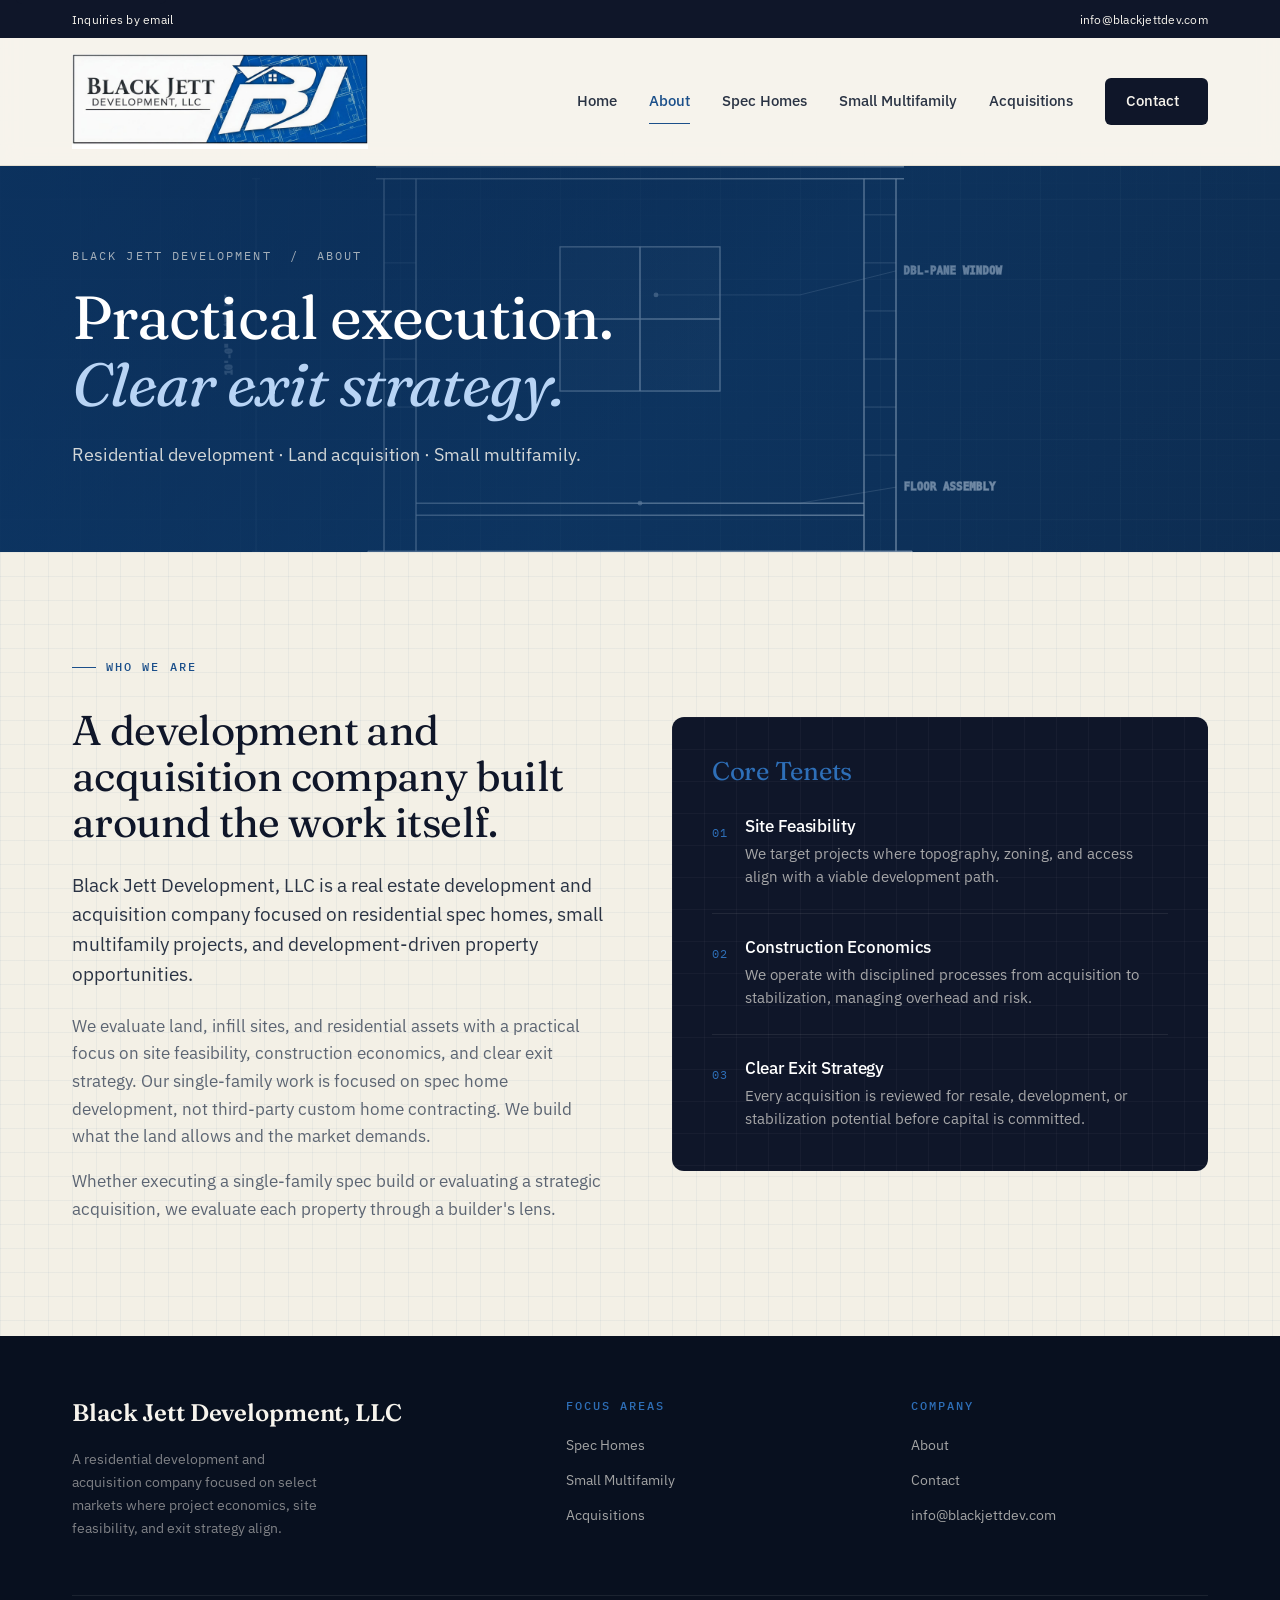
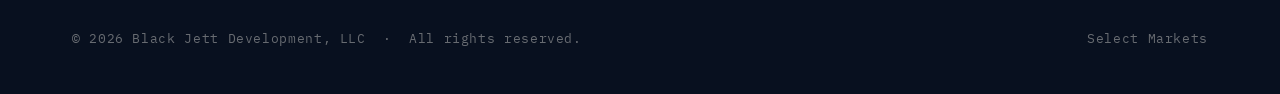
<file: bjd-website/about/index.html>
<!DOCTYPE html>
<html lang="en">
<head>
  <meta charset="UTF-8">
  <meta name="viewport" content="width=device-width, initial-scale=1">

  <title>About — Black Jett Development, LLC</title>
  <meta name="description" content="Black Jett Development, LLC is a residential development and acquisition company focused on spec homes, small multifamily, and development-driven property opportunities in select markets.">
  <meta name="theme-color" content="#0F1629">
  <link rel="canonical" href="https://blackjettdev.com/about/">

  <meta property="og:type" content="website">
  <meta property="og:title" content="About — Black Jett Development, LLC">
  <meta property="og:description" content="Practical execution. Clear exit strategy. Residential development and acquisitions in select markets.">
  <meta property="og:url" content="https://blackjettdev.com/about/">
  <meta property="og:image" content="https://blackjettdev.com/assets/img/og-image.png">
  <meta property="og:site_name" content="Black Jett Development, LLC">

  <meta name="twitter:card" content="summary_large_image">
  <meta name="twitter:title" content="About — Black Jett Development, LLC">
  <meta name="twitter:description" content="Practical execution. Clear exit strategy.">
  <meta name="twitter:image" content="https://blackjettdev.com/assets/img/og-image.png">

  <link rel="icon" type="image/png" href="/assets/img/bjd-logo.png">
  <link rel="apple-touch-icon" href="/assets/img/bjd-logo.png">

    <link rel="preload" href="/assets/fonts/plex-sans-400.woff2" as="font" type="font/woff2" crossorigin>
  <link rel="preload" href="/assets/fonts/fraunces-600-normal.woff2" as="font" type="font/woff2" crossorigin>
  <link rel="stylesheet" href="/assets/css/styles.css"></head>
<body>
  <a class="skip-link" href="#main">Skip to content</a>

  <header class="site-header">
    <div class="utility-bar">
      <div class="container">
        <div class="utility-meta">
          <span>Inquiries by email</span>
        </div>
        <a href="mailto:info@blackjettdev.com">info@blackjettdev.com</a>
      </div>
    </div>

    <nav class="container nav" aria-label="Primary">
      <a href="/" class="brand" aria-label="Black Jett Development, LLC — Home">
        <img src="/assets/img/bjd-logo.png" alt="Black Jett Development, LLC">
      </a>

      <div class="nav-menu">
        <a href="/">Home</a>
        <a href="/about/" class="is-active">About</a>
        <a href="/spec-homes/">Spec Homes</a>
        <a href="/small-multifamily/">Small Multifamily</a>
        <a href="/acquisitions/">Acquisitions</a>
        <a href="/contact/" class="nav-cta">Contact
          <svg viewBox="0 0 24 24" fill="none" stroke="currentColor" stroke-width="2" stroke-linecap="round" stroke-linejoin="round" aria-hidden="true"><path d="M5 12h14"/><path d="m12 5 7 7-7 7"/></svg>
        </a>
      </div>

      <button class="nav-toggle" data-nav-toggle aria-controls="mobile-menu" aria-expanded="false" aria-label="Toggle navigation menu">
        <svg data-icon="menu" viewBox="0 0 24 24" fill="none" stroke="currentColor" stroke-width="1.75" stroke-linecap="round" stroke-linejoin="round"><line x1="4" y1="7" x2="20" y2="7"/><line x1="4" y1="12" x2="20" y2="12"/><line x1="4" y1="17" x2="20" y2="17"/></svg>
        <svg data-icon="close" style="display:none" viewBox="0 0 24 24" fill="none" stroke="currentColor" stroke-width="1.75" stroke-linecap="round" stroke-linejoin="round"><path d="M18 6 6 18"/><path d="m6 6 12 12"/></svg>
      </button>
    </nav>

    <div class="mobile-menu" id="mobile-menu" data-mobile-menu>
      <div class="container">
        <a href="/">Home</a>
        <a href="/about/" class="is-active">About</a>
        <a href="/spec-homes/">Spec Homes</a>
        <a href="/small-multifamily/">Small Multifamily</a>
        <a href="/acquisitions/">Acquisitions</a>
        <a href="/contact/">Contact</a>
      </div>
    </div>
  </header>

  <main id="main">

    <section class="page-head">
      <div class="container">
        <p class="crumb"><a href="/">Black Jett Development</a> &nbsp;/&nbsp; About</p>
        <h1>Practical execution.<br><em>Clear exit strategy.</em></h1>
        <p class="deck">Residential development &middot; Land acquisition &middot; Small multifamily.</p>
      </div>
    </section>

    <section class="section section--paper">
      <div class="container">
        <div class="split">
          <div>
            <p class="eyebrow">Who We Are</p>
            <h2 style="margin-top:1.2rem; margin-bottom:1.5rem;">A development and acquisition company built around the work itself.</h2>

            <p class="lede" style="margin-bottom:1.5rem;">
              Black Jett Development, LLC is a real estate development and acquisition company focused on residential spec homes, small multifamily projects, and development-driven property opportunities.
            </p>
            <p style="color:var(--slate); font-size:1.05rem;">
              We evaluate land, infill sites, and residential assets with a practical focus on site feasibility, construction economics, and clear exit strategy. Our single-family work is focused on spec home development, not third-party custom home contracting. We build what the land allows and the market demands.
            </p>
            <p style="color:var(--slate); font-size:1.05rem;">
              Whether executing a single-family spec build or evaluating a strategic acquisition, we evaluate each property through a builder's lens.
            </p>
          </div>

          <aside class="tenets-card">
            <h4>Core Tenets</h4>
            <ul class="tenet-list">
              <li>
                <span class="tenet-num">01</span>
                <div>
                  <h5>Site Feasibility</h5>
                  <p>We target projects where topography, zoning, and access align with a viable development path.</p>
                </div>
              </li>
              <li>
                <span class="tenet-num">02</span>
                <div>
                  <h5>Construction Economics</h5>
                  <p>We operate with disciplined processes from acquisition to stabilization, managing overhead and risk.</p>
                </div>
              </li>
              <li>
                <span class="tenet-num">03</span>
                <div>
                  <h5>Clear Exit Strategy</h5>
                  <p>Every acquisition is reviewed for resale, development, or stabilization potential before capital is committed.</p>
                </div>
              </li>
            </ul>
          </aside>
        </div>
      </div>
    </section>

  </main>

  <footer class="site-footer">
    <div class="container">
      <div class="footer-top">
        <div class="footer-brand">
          <a href="/" class="footer-wordmark" aria-label="Black Jett Development, LLC — Home">
            <span class="wm-name">Black Jett Development, LLC</span>
          </a>
          <p>A residential development and acquisition company focused on select markets where project economics, site feasibility, and exit strategy align.</p>
        </div>
        <div class="footer-col">
          <h5>Focus Areas</h5>
          <ul>
            <li><a href="/spec-homes/">Spec Homes</a></li>
            <li><a href="/small-multifamily/">Small Multifamily</a></li>
            <li><a href="/acquisitions/">Acquisitions</a></li>
          </ul>
        </div>
        <div class="footer-col">
          <h5>Company</h5>
          <ul>
            <li><a href="/about/">About</a></li>
            <li><a href="/contact/">Contact</a></li>
            <li><a href="mailto:info@blackjettdev.com">info@blackjettdev.com</a></li>
          </ul>
        </div>
      </div>
      <div class="footer-bottom">
        <p>&copy; <span data-year>2026</span> Black Jett Development, LLC &nbsp;·&nbsp; All rights reserved.</p>
        <p>Select Markets</p>
      </div>
    </div>
  </footer>

  <script src="/assets/js/main.js" defer></script>
</body>
</html>
</file>
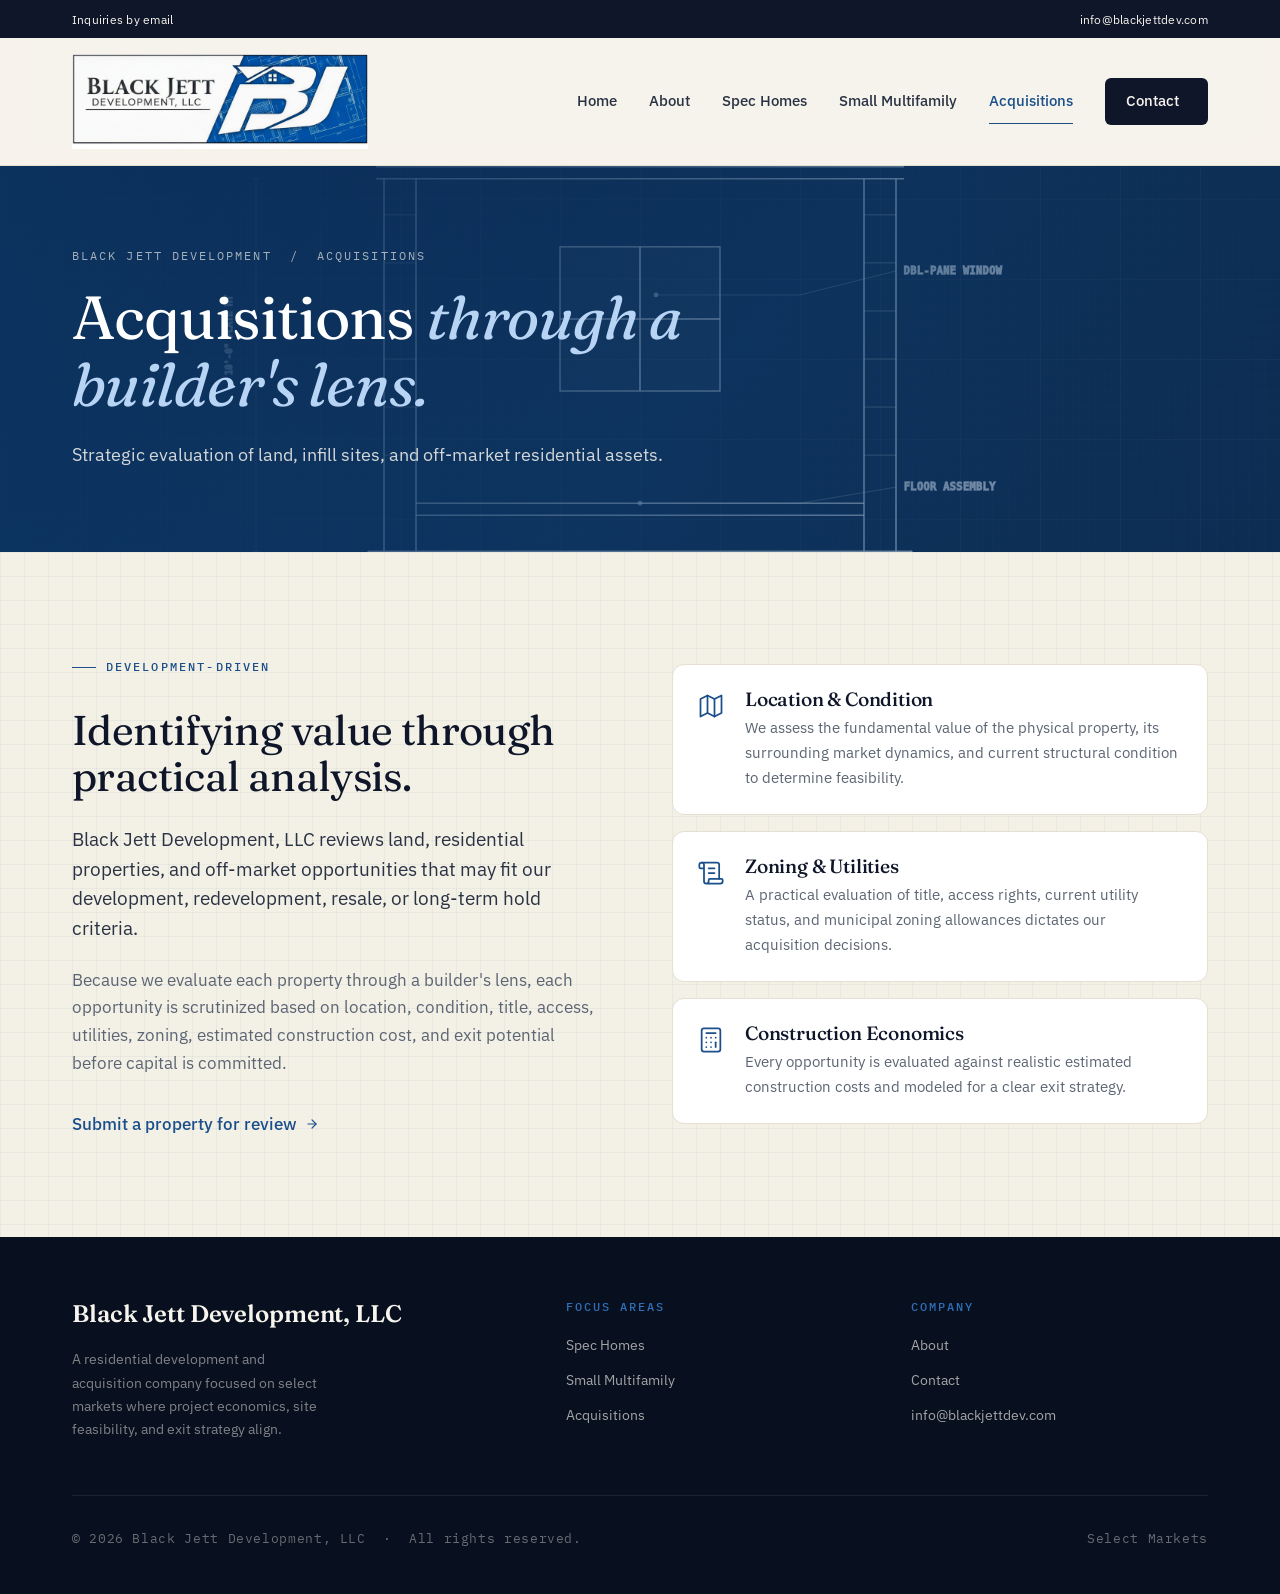
<file: bjd-website/acquisitions/index.html>
<!DOCTYPE html>
<html lang="en">
<head>
  <meta charset="UTF-8">
  <meta name="viewport" content="width=device-width, initial-scale=1">

  <title>Acquisitions — Black Jett Development, LLC</title>
  <meta name="description" content="Strategic evaluation of land, infill sites, and off-market residential assets. Black Jett Development, LLC reviews properties through a builder's lens — location, condition, zoning, utilities, construction cost, and exit potential.">
  <meta name="theme-color" content="#0F1629">
  <link rel="canonical" href="https://blackjettdev.com/acquisitions/">

  <meta property="og:type" content="website">
  <meta property="og:title" content="Acquisitions — Black Jett Development, LLC">
  <meta property="og:description" content="Identifying value through practical analysis. Submit land, infill sites, or off-market residential assets for review.">
  <meta property="og:url" content="https://blackjettdev.com/acquisitions/">
  <meta property="og:image" content="https://blackjettdev.com/assets/img/og-image.png">
  <meta property="og:site_name" content="Black Jett Development, LLC">

  <meta name="twitter:card" content="summary_large_image">
  <meta name="twitter:title" content="Acquisitions — Black Jett Development, LLC">
  <meta name="twitter:description" content="Identifying value through practical analysis.">
  <meta name="twitter:image" content="https://blackjettdev.com/assets/img/og-image.png">

  <link rel="icon" type="image/png" href="/assets/img/bjd-logo.png">
  <link rel="apple-touch-icon" href="/assets/img/bjd-logo.png">

    <link rel="preload" href="/assets/fonts/plex-sans-400.woff2" as="font" type="font/woff2" crossorigin>
  <link rel="preload" href="/assets/fonts/fraunces-600-normal.woff2" as="font" type="font/woff2" crossorigin>
  <link rel="stylesheet" href="/assets/css/styles.css"></head>
<body>
  <a class="skip-link" href="#main">Skip to content</a>

  <header class="site-header">
    <div class="utility-bar">
      <div class="container">
        <div class="utility-meta">
          <span>Inquiries by email</span>
        </div>
        <a href="mailto:info@blackjettdev.com">info@blackjettdev.com</a>
      </div>
    </div>

    <nav class="container nav" aria-label="Primary">
      <a href="/" class="brand" aria-label="Black Jett Development, LLC — Home">
        <img src="/assets/img/bjd-logo.png" alt="Black Jett Development, LLC">
      </a>

      <div class="nav-menu">
        <a href="/">Home</a>
        <a href="/about/">About</a>
        <a href="/spec-homes/">Spec Homes</a>
        <a href="/small-multifamily/">Small Multifamily</a>
        <a href="/acquisitions/" class="is-active">Acquisitions</a>
        <a href="/contact/" class="nav-cta">Contact
          <svg viewBox="0 0 24 24" fill="none" stroke="currentColor" stroke-width="2" stroke-linecap="round" stroke-linejoin="round" aria-hidden="true"><path d="M5 12h14"/><path d="m12 5 7 7-7 7"/></svg>
        </a>
      </div>

      <button class="nav-toggle" data-nav-toggle aria-controls="mobile-menu" aria-expanded="false" aria-label="Toggle navigation menu">
        <svg data-icon="menu" viewBox="0 0 24 24" fill="none" stroke="currentColor" stroke-width="1.75" stroke-linecap="round" stroke-linejoin="round"><line x1="4" y1="7" x2="20" y2="7"/><line x1="4" y1="12" x2="20" y2="12"/><line x1="4" y1="17" x2="20" y2="17"/></svg>
        <svg data-icon="close" style="display:none" viewBox="0 0 24 24" fill="none" stroke="currentColor" stroke-width="1.75" stroke-linecap="round" stroke-linejoin="round"><path d="M18 6 6 18"/><path d="m6 6 12 12"/></svg>
      </button>
    </nav>

    <div class="mobile-menu" id="mobile-menu" data-mobile-menu>
      <div class="container">
        <a href="/">Home</a>
        <a href="/about/">About</a>
        <a href="/spec-homes/">Spec Homes</a>
        <a href="/small-multifamily/">Small Multifamily</a>
        <a href="/acquisitions/" class="is-active">Acquisitions</a>
        <a href="/contact/">Contact</a>
      </div>
    </div>
  </header>

  <main id="main">

    <section class="page-head">
      <div class="container">
        <p class="crumb"><a href="/">Black Jett Development</a> &nbsp;/&nbsp; Acquisitions</p>
        <h1>Acquisitions <em>through a builder's lens.</em></h1>
        <p class="deck">Strategic evaluation of land, infill sites, and off-market residential assets.</p>
      </div>
    </section>

    <section class="section section--paper">
      <div class="container">
        <div class="split">
          <div>
            <p class="eyebrow">Development-Driven</p>
            <h2 style="margin-top:1.2rem; margin-bottom:1.5rem; font-weight:400;">Identifying value through practical analysis.</h2>
            <p class="lede" style="margin-bottom:1.5rem;">
              Black Jett Development, LLC reviews land, residential properties, and off-market opportunities that may fit our development, redevelopment, resale, or long-term hold criteria.
            </p>
            <p style="color:var(--slate); font-size:1.05rem; margin-bottom:2rem;">
              Because we evaluate each property through a builder's lens, each opportunity is scrutinized based on location, condition, title, access, utilities, zoning, estimated construction cost, and exit potential before capital is committed.
            </p>
            <a href="mailto:info@blackjettdev.com?subject=Property%20Review%20Inquiry" class="text-link">
              Submit a property for review
              <svg viewBox="0 0 24 24" fill="none" stroke="currentColor" stroke-width="2" stroke-linecap="round" stroke-linejoin="round" aria-hidden="true"><path d="M5 12h14"/><path d="m12 5 7 7-7 7"/></svg>
            </a>
          </div>

          <div class="criteria-list">
            <article class="criteria-item">
              <div class="icon" aria-hidden="true">
                <svg viewBox="0 0 24 24" fill="none" stroke="currentColor" stroke-width="1.5" stroke-linecap="round" stroke-linejoin="round"><polygon points="3 6 9 3 15 6 21 3 21 18 15 21 9 18 3 21"/><line x1="9" y1="3" x2="9" y2="18"/><line x1="15" y1="6" x2="15" y2="21"/></svg>
              </div>
              <div>
                <h4>Location &amp; Condition</h4>
                <p>We assess the fundamental value of the physical property, its surrounding market dynamics, and current structural condition to determine feasibility.</p>
              </div>
            </article>

            <article class="criteria-item">
              <div class="icon" aria-hidden="true">
                <svg viewBox="0 0 24 24" fill="none" stroke="currentColor" stroke-width="1.5" stroke-linecap="round" stroke-linejoin="round"><path d="M15 12h-5"/><path d="M15 8h-5"/><path d="M19 17V5a2 2 0 0 0-2-2H4"/><path d="M8 21h12a2 2 0 0 0 2-2v-1a1 1 0 0 0-1-1H11a1 1 0 0 0-1 1v1a2 2 0 1 1-4 0V5a2 2 0 1 0-4 0v2a1 1 0 0 0 1 1h3"/></svg>
              </div>
              <div>
                <h4>Zoning &amp; Utilities</h4>
                <p>A practical evaluation of title, access rights, current utility status, and municipal zoning allowances dictates our acquisition decisions.</p>
              </div>
            </article>

            <article class="criteria-item">
              <div class="icon" aria-hidden="true">
                <svg viewBox="0 0 24 24" fill="none" stroke="currentColor" stroke-width="1.5" stroke-linecap="round" stroke-linejoin="round"><rect x="4" y="2" width="16" height="20" rx="2"/><line x1="8" y1="6" x2="16" y2="6"/><line x1="16" y1="14" x2="16" y2="18"/><path d="M16 10h.01"/><path d="M12 10h.01"/><path d="M8 10h.01"/><path d="M12 14h.01"/><path d="M8 14h.01"/><path d="M12 18h.01"/><path d="M8 18h.01"/></svg>
              </div>
              <div>
                <h4>Construction Economics</h4>
                <p>Every opportunity is evaluated against realistic estimated construction costs and modeled for a clear exit strategy.</p>
              </div>
            </article>
          </div>
        </div>
      </div>
    </section>

  </main>

  <footer class="site-footer">
    <div class="container">
      <div class="footer-top">
        <div class="footer-brand">
          <a href="/" class="footer-wordmark" aria-label="Black Jett Development, LLC — Home">
            <span class="wm-name">Black Jett Development, LLC</span>
          </a>
          <p>A residential development and acquisition company focused on select markets where project economics, site feasibility, and exit strategy align.</p>
        </div>
        <div class="footer-col">
          <h5>Focus Areas</h5>
          <ul>
            <li><a href="/spec-homes/">Spec Homes</a></li>
            <li><a href="/small-multifamily/">Small Multifamily</a></li>
            <li><a href="/acquisitions/">Acquisitions</a></li>
          </ul>
        </div>
        <div class="footer-col">
          <h5>Company</h5>
          <ul>
            <li><a href="/about/">About</a></li>
            <li><a href="/contact/">Contact</a></li>
            <li><a href="mailto:info@blackjettdev.com">info@blackjettdev.com</a></li>
          </ul>
        </div>
      </div>
      <div class="footer-bottom">
        <p>&copy; <span data-year>2026</span> Black Jett Development, LLC &nbsp;·&nbsp; All rights reserved.</p>
        <p>Select Markets</p>
      </div>
    </div>
  </footer>

  <script src="/assets/js/main.js" defer></script>
</body>
</html>
</file>
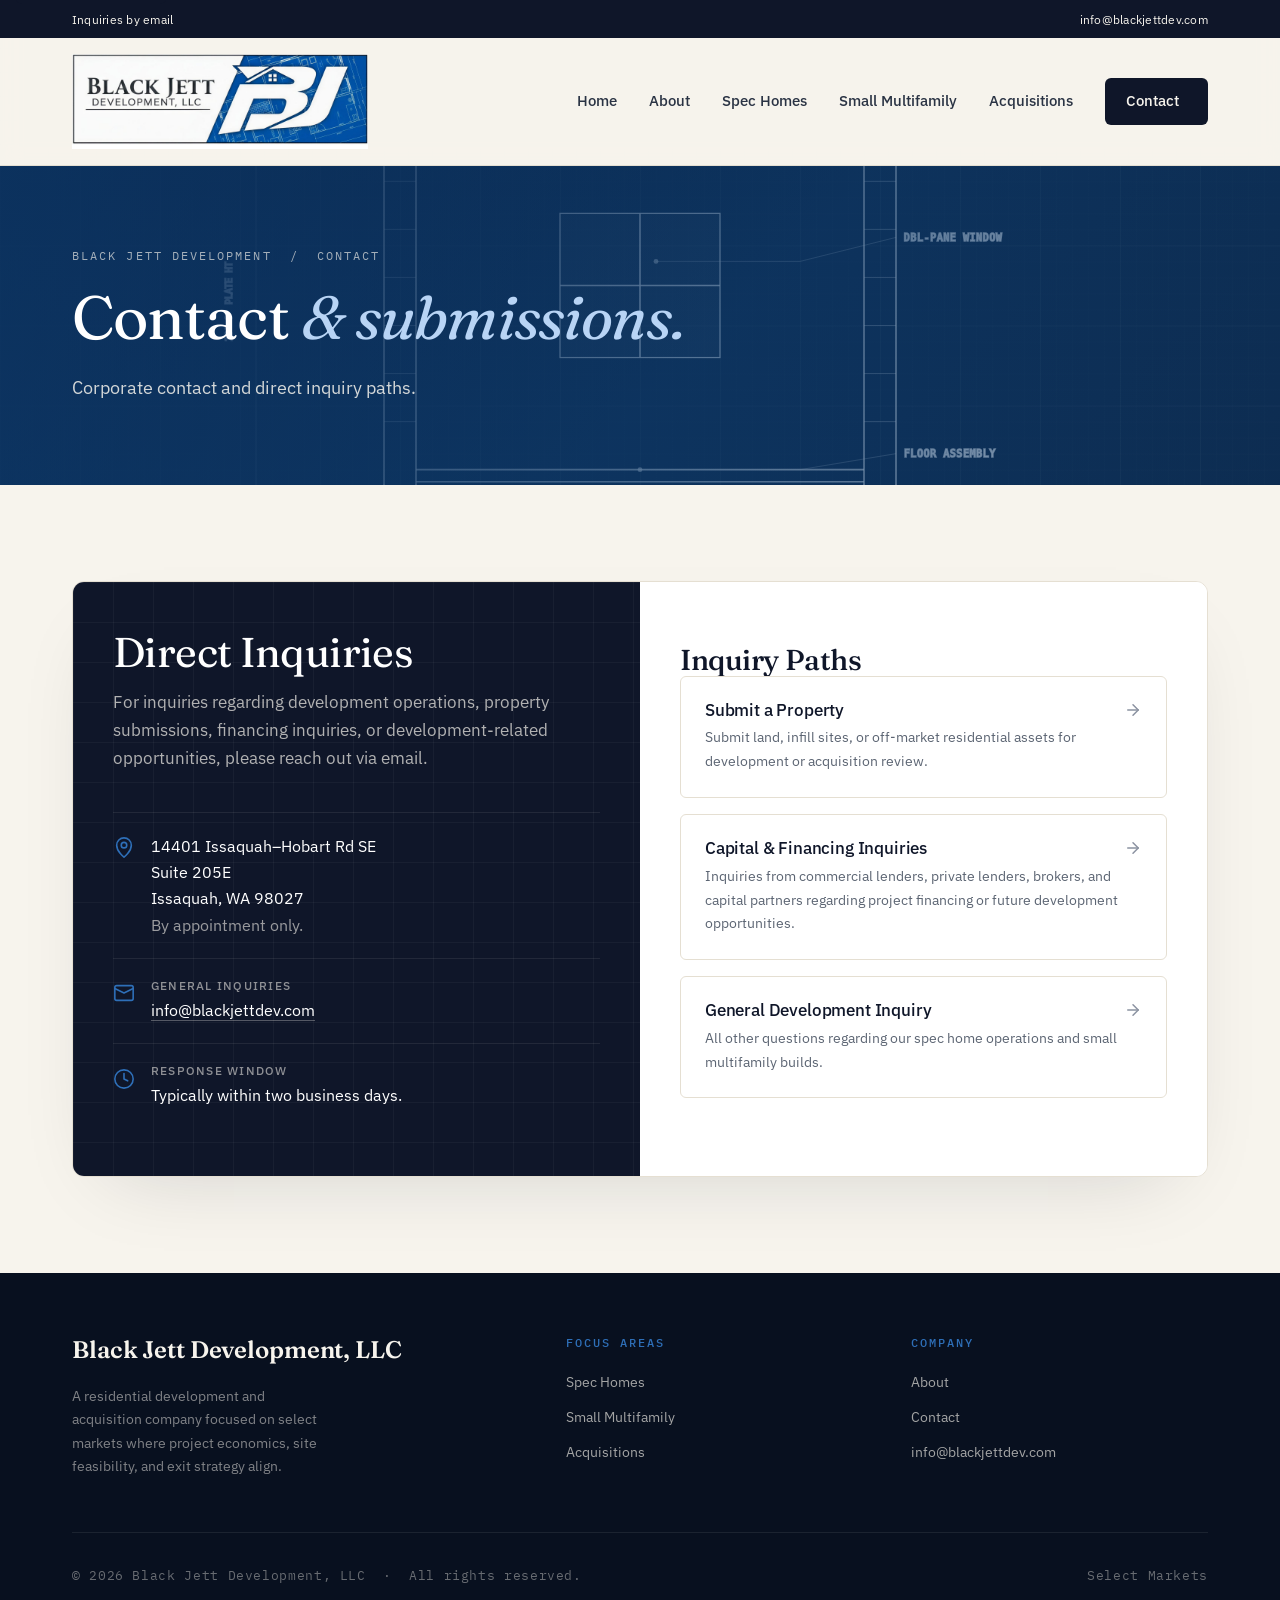
<file: bjd-website/contact/index.html>
<!DOCTYPE html>
<html lang="en">
<head>
  <meta charset="UTF-8">
  <meta name="viewport" content="width=device-width, initial-scale=1">

  <title>Contact — Black Jett Development, LLC</title>
  <meta name="description" content="Contact Black Jett Development, LLC. Property submissions, capital and financing inquiries, and general development questions.">
  <meta name="theme-color" content="#0F1629">
  <link rel="canonical" href="https://blackjettdev.com/contact/">

  <meta property="og:type" content="website">
  <meta property="og:title" content="Contact — Black Jett Development, LLC">
  <meta property="og:description" content="Direct inquiries: property submissions, capital and financing, and general development questions.">
  <meta property="og:url" content="https://blackjettdev.com/contact/">
  <meta property="og:image" content="https://blackjettdev.com/assets/img/og-image.png">
  <meta property="og:site_name" content="Black Jett Development, LLC">

  <meta name="twitter:card" content="summary_large_image">
  <meta name="twitter:title" content="Contact — Black Jett Development, LLC">
  <meta name="twitter:description" content="Direct inquiries: property submissions, capital and financing, and general development questions.">
  <meta name="twitter:image" content="https://blackjettdev.com/assets/img/og-image.png">

  <link rel="icon" type="image/png" href="/assets/img/bjd-logo.png">
  <link rel="apple-touch-icon" href="/assets/img/bjd-logo.png">

    <link rel="preload" href="/assets/fonts/plex-sans-400.woff2" as="font" type="font/woff2" crossorigin>
  <link rel="preload" href="/assets/fonts/fraunces-600-normal.woff2" as="font" type="font/woff2" crossorigin>
  <link rel="stylesheet" href="/assets/css/styles.css"></head>
<body>
  <a class="skip-link" href="#main">Skip to content</a>

  <header class="site-header">
    <div class="utility-bar">
      <div class="container">
        <div class="utility-meta">
          <span>Inquiries by email</span>
        </div>
        <a href="mailto:info@blackjettdev.com">info@blackjettdev.com</a>
      </div>
    </div>

    <nav class="container nav" aria-label="Primary">
      <a href="/" class="brand" aria-label="Black Jett Development, LLC — Home">
        <img src="/assets/img/bjd-logo.png" alt="Black Jett Development, LLC">
      </a>

      <div class="nav-menu">
        <a href="/">Home</a>
        <a href="/about/">About</a>
        <a href="/spec-homes/">Spec Homes</a>
        <a href="/small-multifamily/">Small Multifamily</a>
        <a href="/acquisitions/">Acquisitions</a>
        <a href="/contact/" class="nav-cta is-active">Contact
          <svg viewBox="0 0 24 24" fill="none" stroke="currentColor" stroke-width="2" stroke-linecap="round" stroke-linejoin="round" aria-hidden="true"><path d="M5 12h14"/><path d="m12 5 7 7-7 7"/></svg>
        </a>
      </div>

      <button class="nav-toggle" data-nav-toggle aria-controls="mobile-menu" aria-expanded="false" aria-label="Toggle navigation menu">
        <svg data-icon="menu" viewBox="0 0 24 24" fill="none" stroke="currentColor" stroke-width="1.75" stroke-linecap="round" stroke-linejoin="round"><line x1="4" y1="7" x2="20" y2="7"/><line x1="4" y1="12" x2="20" y2="12"/><line x1="4" y1="17" x2="20" y2="17"/></svg>
        <svg data-icon="close" style="display:none" viewBox="0 0 24 24" fill="none" stroke="currentColor" stroke-width="1.75" stroke-linecap="round" stroke-linejoin="round"><path d="M18 6 6 18"/><path d="m6 6 12 12"/></svg>
      </button>
    </nav>

    <div class="mobile-menu" id="mobile-menu" data-mobile-menu>
      <div class="container">
        <a href="/">Home</a>
        <a href="/about/">About</a>
        <a href="/spec-homes/">Spec Homes</a>
        <a href="/small-multifamily/">Small Multifamily</a>
        <a href="/acquisitions/">Acquisitions</a>
        <a href="/contact/" class="is-active">Contact</a>
      </div>
    </div>
  </header>

  <main id="main">

    <section class="page-head">
      <div class="container">
        <p class="crumb"><a href="/">Black Jett Development</a> &nbsp;/&nbsp; Contact</p>
        <h1>Contact <em>&amp; submissions.</em></h1>
        <p class="deck">Corporate contact and direct inquiry paths.</p>
      </div>
    </section>

    <section class="section section--bone">
      <div class="container">
        <div class="contact-card">

          <aside class="contact-info">
            <h2>Direct Inquiries</h2>
            <p>For inquiries regarding development operations, property submissions, financing inquiries, or development-related opportunities, please reach out via email.</p>

            <div class="info-block">
              <span class="icon" aria-hidden="true">
                <svg viewBox="0 0 24 24" fill="none" stroke="currentColor" stroke-width="1.75" stroke-linecap="round" stroke-linejoin="round"><path d="M20 10c0 7-8 13-8 13s-8-6-8-13a8 8 0 0 1 16 0Z"/><circle cx="12" cy="10" r="3"/></svg>
              </span>
              <div>
                <p>14401 Issaquah&ndash;Hobart Rd SE<br>Suite 205E<br>Issaquah, WA 98027<br><span style="color:rgba(247,244,237,0.6)">By appointment only.</span></p>
              </div>
            </div>

            <div class="info-block">
              <span class="icon" aria-hidden="true">
                <svg viewBox="0 0 24 24" fill="none" stroke="currentColor" stroke-width="1.75" stroke-linecap="round" stroke-linejoin="round"><rect width="20" height="16" x="2" y="4" rx="2"/><path d="m22 7-10 5L2 7"/></svg>
              </span>
              <div>
                <h4>General Inquiries</h4>
                <p><a href="mailto:info@blackjettdev.com">info@blackjettdev.com</a></p>
              </div>
            </div>

            <div class="info-block">
              <span class="icon" aria-hidden="true">
                <svg viewBox="0 0 24 24" fill="none" stroke="currentColor" stroke-width="1.75" stroke-linecap="round" stroke-linejoin="round"><circle cx="12" cy="12" r="10"/><polyline points="12 6 12 12 16 14"/></svg>
              </span>
              <div>
                <h4>Response Window</h4>
                <p>Typically within two business days.</p>
              </div>
            </div>
          </aside>

          <div class="contact-paths">
            <h3>Inquiry Paths</h3>

            <a href="mailto:info@blackjettdev.com?subject=Property%20Submission" class="path-link">
              <h4>
                Submit a Property
                <svg viewBox="0 0 24 24" fill="none" stroke="currentColor" stroke-width="2" stroke-linecap="round" stroke-linejoin="round" aria-hidden="true"><path d="M5 12h14"/><path d="m12 5 7 7-7 7"/></svg>
              </h4>
              <p>Submit land, infill sites, or off-market residential assets for development or acquisition review.</p>
            </a>

            <a href="mailto:info@blackjettdev.com?subject=Capital%20%26%20Financing%20Inquiry" class="path-link">
              <h4>
                Capital &amp; Financing Inquiries
                <svg viewBox="0 0 24 24" fill="none" stroke="currentColor" stroke-width="2" stroke-linecap="round" stroke-linejoin="round" aria-hidden="true"><path d="M5 12h14"/><path d="m12 5 7 7-7 7"/></svg>
              </h4>
              <p>Inquiries from commercial lenders, private lenders, brokers, and capital partners regarding project financing or future development opportunities.</p>
            </a>

            <a href="mailto:info@blackjettdev.com?subject=General%20Development%20Inquiry" class="path-link">
              <h4>
                General Development Inquiry
                <svg viewBox="0 0 24 24" fill="none" stroke="currentColor" stroke-width="2" stroke-linecap="round" stroke-linejoin="round" aria-hidden="true"><path d="M5 12h14"/><path d="m12 5 7 7-7 7"/></svg>
              </h4>
              <p>All other questions regarding our spec home operations and small multifamily builds.</p>
            </a>
          </div>

        </div>
      </div>
    </section>

  </main>

  <footer class="site-footer">
    <div class="container">
      <div class="footer-top">
        <div class="footer-brand">
          <a href="/" class="footer-wordmark" aria-label="Black Jett Development, LLC — Home">
            <span class="wm-name">Black Jett Development, LLC</span>
          </a>
          <p>A residential development and acquisition company focused on select markets where project economics, site feasibility, and exit strategy align.</p>
        </div>
        <div class="footer-col">
          <h5>Focus Areas</h5>
          <ul>
            <li><a href="/spec-homes/">Spec Homes</a></li>
            <li><a href="/small-multifamily/">Small Multifamily</a></li>
            <li><a href="/acquisitions/">Acquisitions</a></li>
          </ul>
        </div>
        <div class="footer-col">
          <h5>Company</h5>
          <ul>
            <li><a href="/about/">About</a></li>
            <li><a href="/contact/">Contact</a></li>
            <li><a href="mailto:info@blackjettdev.com">info@blackjettdev.com</a></li>
          </ul>
        </div>
      </div>
      <div class="footer-bottom">
        <p>&copy; <span data-year>2026</span> Black Jett Development, LLC &nbsp;·&nbsp; All rights reserved.</p>
        <p>Select Markets</p>
      </div>
    </div>
  </footer>

  <script src="/assets/js/main.js" defer></script>
</body>
</html>
</file>
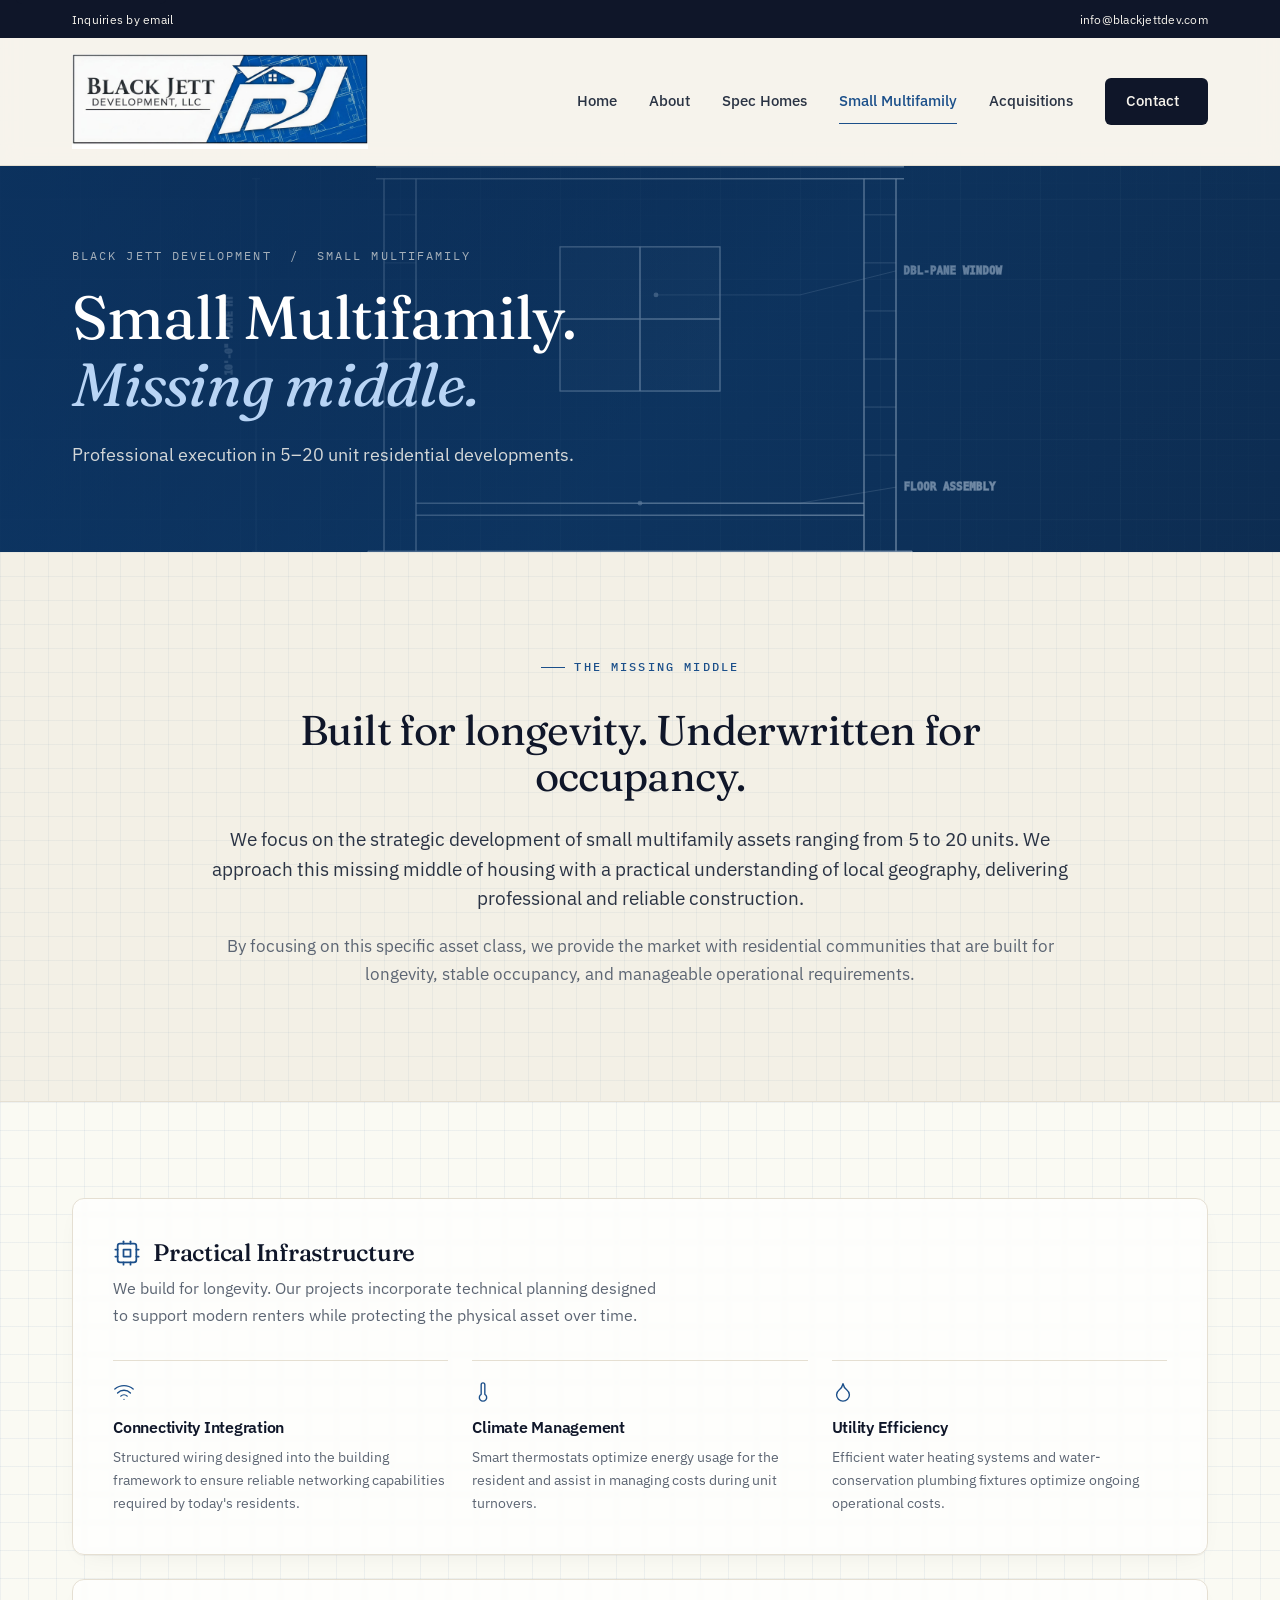
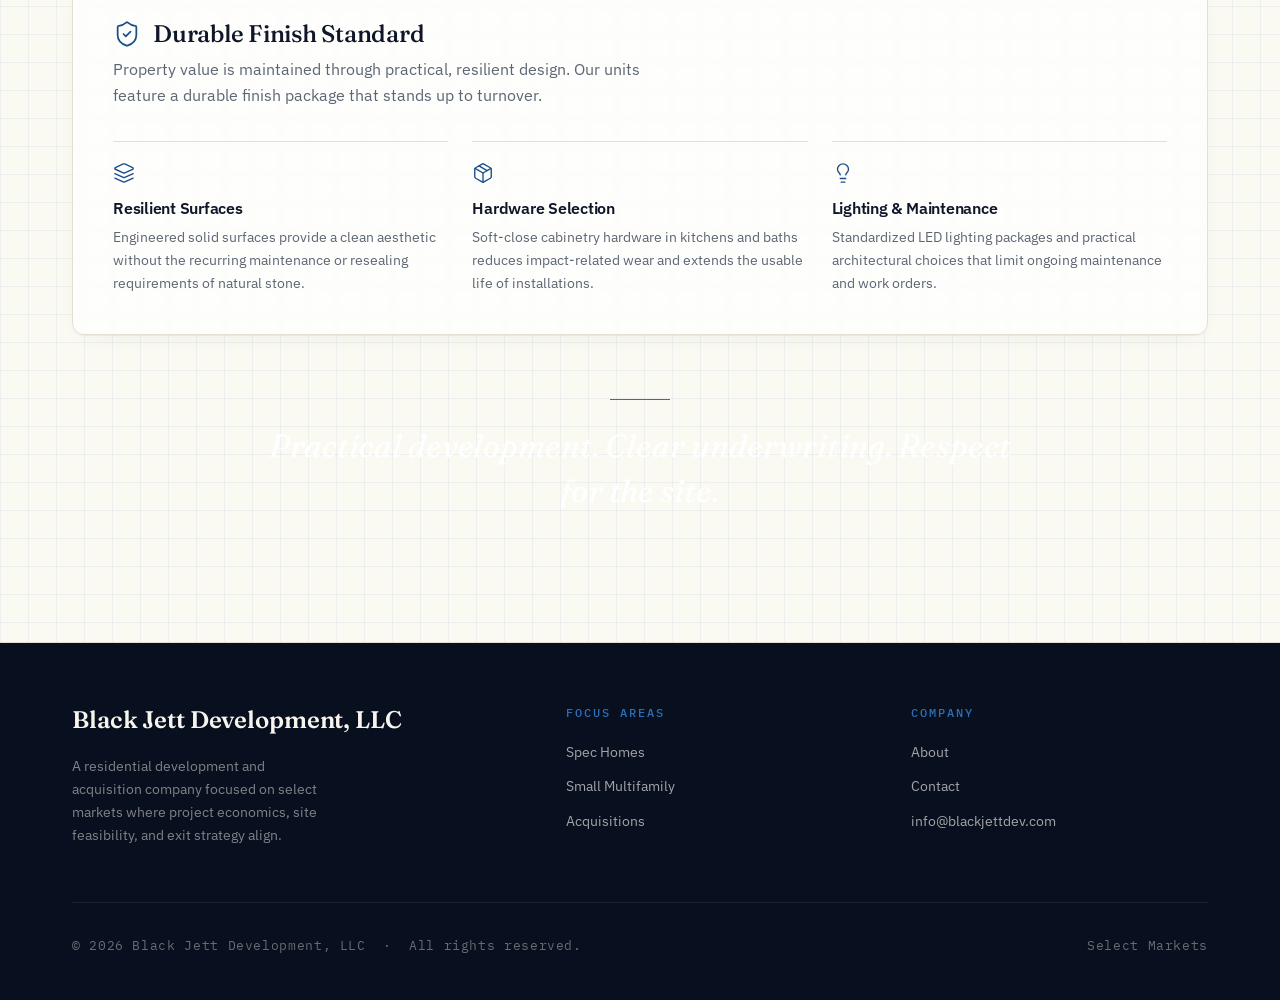
<file: bjd-website/small-multifamily/index.html>
<!DOCTYPE html>
<html lang="en">
<head>
  <meta charset="UTF-8">
  <meta name="viewport" content="width=device-width, initial-scale=1">

  <title>Small Multifamily — Black Jett Development, LLC</title>
  <meta name="description" content="Strategic development of small multifamily assets — 5 to 20 units. Practical infrastructure, durable finish standards, and disciplined underwriting from Black Jett Development, LLC.">
  <meta name="theme-color" content="#0F1629">
  <link rel="canonical" href="https://blackjettdev.com/small-multifamily/">

  <meta property="og:type" content="website">
  <meta property="og:title" content="Small Multifamily — Black Jett Development, LLC">
  <meta property="og:description" content="Professional execution in the missing middle — 5–20 unit residential developments.">
  <meta property="og:url" content="https://blackjettdev.com/small-multifamily/">
  <meta property="og:image" content="https://blackjettdev.com/assets/img/og-image.png">
  <meta property="og:site_name" content="Black Jett Development, LLC">

  <meta name="twitter:card" content="summary_large_image">
  <meta name="twitter:title" content="Small Multifamily — Black Jett Development, LLC">
  <meta name="twitter:description" content="Professional execution in the missing middle.">
  <meta name="twitter:image" content="https://blackjettdev.com/assets/img/og-image.png">

  <link rel="icon" type="image/png" href="/assets/img/bjd-logo.png">
  <link rel="apple-touch-icon" href="/assets/img/bjd-logo.png">

    <link rel="preload" href="/assets/fonts/plex-sans-400.woff2" as="font" type="font/woff2" crossorigin>
  <link rel="preload" href="/assets/fonts/fraunces-600-normal.woff2" as="font" type="font/woff2" crossorigin>
  <link rel="stylesheet" href="/assets/css/styles.css"></head>
<body>
  <a class="skip-link" href="#main">Skip to content</a>

  <header class="site-header">
    <div class="utility-bar">
      <div class="container">
        <div class="utility-meta">
          <span>Inquiries by email</span>
        </div>
        <a href="mailto:info@blackjettdev.com">info@blackjettdev.com</a>
      </div>
    </div>

    <nav class="container nav" aria-label="Primary">
      <a href="/" class="brand" aria-label="Black Jett Development, LLC — Home">
        <img src="/assets/img/bjd-logo.png" alt="Black Jett Development, LLC">
      </a>

      <div class="nav-menu">
        <a href="/">Home</a>
        <a href="/about/">About</a>
        <a href="/spec-homes/">Spec Homes</a>
        <a href="/small-multifamily/" class="is-active">Small Multifamily</a>
        <a href="/acquisitions/">Acquisitions</a>
        <a href="/contact/" class="nav-cta">Contact
          <svg viewBox="0 0 24 24" fill="none" stroke="currentColor" stroke-width="2" stroke-linecap="round" stroke-linejoin="round" aria-hidden="true"><path d="M5 12h14"/><path d="m12 5 7 7-7 7"/></svg>
        </a>
      </div>

      <button class="nav-toggle" data-nav-toggle aria-controls="mobile-menu" aria-expanded="false" aria-label="Toggle navigation menu">
        <svg data-icon="menu" viewBox="0 0 24 24" fill="none" stroke="currentColor" stroke-width="1.75" stroke-linecap="round" stroke-linejoin="round"><line x1="4" y1="7" x2="20" y2="7"/><line x1="4" y1="12" x2="20" y2="12"/><line x1="4" y1="17" x2="20" y2="17"/></svg>
        <svg data-icon="close" style="display:none" viewBox="0 0 24 24" fill="none" stroke="currentColor" stroke-width="1.75" stroke-linecap="round" stroke-linejoin="round"><path d="M18 6 6 18"/><path d="m6 6 12 12"/></svg>
      </button>
    </nav>

    <div class="mobile-menu" id="mobile-menu" data-mobile-menu>
      <div class="container">
        <a href="/">Home</a>
        <a href="/about/">About</a>
        <a href="/spec-homes/">Spec Homes</a>
        <a href="/small-multifamily/" class="is-active">Small Multifamily</a>
        <a href="/acquisitions/">Acquisitions</a>
        <a href="/contact/">Contact</a>
      </div>
    </div>
  </header>

  <main id="main">

    <section class="page-head">
      <div class="container">
        <p class="crumb"><a href="/">Black Jett Development</a> &nbsp;/&nbsp; Small Multifamily</p>
        <h1>Small Multifamily.<br><em>Missing middle.</em></h1>
        <p class="deck">Professional execution in 5–20 unit residential developments.</p>
      </div>
    </section>

    <section class="section section--paper">
      <div class="container">
        <div class="container-narrow" style="text-align:center;">
          <p class="eyebrow" style="justify-content:center;">The Missing Middle</p>
          <h2 style="margin-top:1.2rem; margin-bottom:1.5rem; font-weight:400;">Built for longevity. Underwritten for occupancy.</h2>
          <p class="lede">
            We focus on the strategic development of small multifamily assets ranging from 5 to 20 units. We approach this missing middle of housing with a practical understanding of local geography, delivering professional and reliable construction.
          </p>
          <p style="color:var(--slate); font-size:1.05rem; margin-top:1.25rem;">
            By focusing on this specific asset class, we provide the market with residential communities that are built for longevity, stable occupancy, and manageable operational requirements.
          </p>
        </div>
      </div>
    </section>

    <section class="section section--ink" style="position:relative; overflow:hidden;">
      <div aria-hidden="true" style="position:absolute; inset:0; background-image: linear-gradient(to right, rgba(255,255,255,0.03) 1px, transparent 1px), linear-gradient(to bottom, rgba(255,255,255,0.03) 1px, transparent 1px); background-size: 48px 48px; pointer-events:none;"></div>
      <div class="container" style="position:relative;">

        <div class="feature-panel">
          <h4>
            <span class="icon" aria-hidden="true">
              <svg viewBox="0 0 24 24" fill="none" stroke="currentColor" stroke-width="1.5" stroke-linecap="round" stroke-linejoin="round"><rect x="4" y="4" width="16" height="16" rx="2"/><rect x="9" y="9" width="6" height="6"/><path d="M15 2v2"/><path d="M15 20v2"/><path d="M2 15h2"/><path d="M2 9h2"/><path d="M20 15h2"/><path d="M20 9h2"/><path d="M9 2v2"/><path d="M9 20v2"/></svg>
            </span>
            Practical Infrastructure
          </h4>
          <p>We build for longevity. Our projects incorporate technical planning designed to support modern renters while protecting the physical asset over time.</p>

          <ul class="feature-list">
            <li>
              <div class="icon" aria-hidden="true">
                <svg viewBox="0 0 24 24" fill="none" stroke="currentColor" stroke-width="1.5" stroke-linecap="round" stroke-linejoin="round"><path d="M5 13a10 10 0 0 1 14 0"/><path d="M8.5 16.5a5 5 0 0 1 7 0"/><path d="M2 8.82a15 15 0 0 1 20 0"/><line x1="12" y1="20" x2="12.01" y2="20"/></svg>
              </div>
              <h5>Connectivity Integration</h5>
              <p>Structured wiring designed into the building framework to ensure reliable networking capabilities required by today's residents.</p>
            </li>
            <li>
              <div class="icon" aria-hidden="true">
                <svg viewBox="0 0 24 24" fill="none" stroke="currentColor" stroke-width="1.5" stroke-linecap="round" stroke-linejoin="round"><path d="M14 4v10.54a4 4 0 1 1-4 0V4a2 2 0 0 1 4 0Z"/></svg>
              </div>
              <h5>Climate Management</h5>
              <p>Smart thermostats optimize energy usage for the resident and assist in managing costs during unit turnovers.</p>
            </li>
            <li>
              <div class="icon" aria-hidden="true">
                <svg viewBox="0 0 24 24" fill="none" stroke="currentColor" stroke-width="1.5" stroke-linecap="round" stroke-linejoin="round"><path d="M12 22a7 7 0 0 0 7-7c0-2-1-3.9-3-5.5s-3.5-4-4-6.5c-.5 2.5-2 4.9-4 6.5C6 11.1 5 13 5 15a7 7 0 0 0 7 7Z"/></svg>
              </div>
              <h5>Utility Efficiency</h5>
              <p>Efficient water heating systems and water-conservation plumbing fixtures optimize ongoing operational costs.</p>
            </li>
          </ul>
        </div>

        <div class="feature-panel">
          <h4>
            <span class="icon" aria-hidden="true">
              <svg viewBox="0 0 24 24" fill="none" stroke="currentColor" stroke-width="1.5" stroke-linecap="round" stroke-linejoin="round"><path d="M20 13c0 5-3.5 7.5-7.66 8.95a1 1 0 0 1-.67-.01C7.5 20.5 4 18 4 13V6a1 1 0 0 1 1-1c2 0 4.5-1.2 6.24-2.72a1.17 1.17 0 0 1 1.52 0C14.51 3.81 17 5 19 5a1 1 0 0 1 1 1z"/><path d="m9 12 2 2 4-4"/></svg>
            </span>
            Durable Finish Standard
          </h4>
          <p>Property value is maintained through practical, resilient design. Our units feature a durable finish package that stands up to turnover.</p>

          <ul class="feature-list">
            <li>
              <div class="icon" aria-hidden="true">
                <svg viewBox="0 0 24 24" fill="none" stroke="currentColor" stroke-width="1.5" stroke-linecap="round" stroke-linejoin="round"><path d="m12.83 2.18a2 2 0 0 0-1.66 0L2.6 6.08a1 1 0 0 0 0 1.83l8.58 3.91a2 2 0 0 0 1.66 0l8.58-3.91a1 1 0 0 0 0-1.83Z"/><path d="m22 17.65-9.17 4.16a2 2 0 0 1-1.66 0L2 17.65"/><path d="m22 12.65-9.17 4.16a2 2 0 0 1-1.66 0L2 12.65"/></svg>
              </div>
              <h5>Resilient Surfaces</h5>
              <p>Engineered solid surfaces provide a clean aesthetic without the recurring maintenance or resealing requirements of natural stone.</p>
            </li>
            <li>
              <div class="icon" aria-hidden="true">
                <svg viewBox="0 0 24 24" fill="none" stroke="currentColor" stroke-width="1.5" stroke-linecap="round" stroke-linejoin="round"><path d="m7.5 4.27 9 5.15"/><path d="M21 8a2 2 0 0 0-1-1.73l-7-4a2 2 0 0 0-2 0l-7 4A2 2 0 0 0 3 8v8a2 2 0 0 0 1 1.73l7 4a2 2 0 0 0 2 0l7-4A2 2 0 0 0 21 16Z"/><path d="m3.3 7 8.7 5 8.7-5"/><path d="M12 22V12"/></svg>
              </div>
              <h5>Hardware Selection</h5>
              <p>Soft-close cabinetry hardware in kitchens and baths reduces impact-related wear and extends the usable life of installations.</p>
            </li>
            <li>
              <div class="icon" aria-hidden="true">
                <svg viewBox="0 0 24 24" fill="none" stroke="currentColor" stroke-width="1.5" stroke-linecap="round" stroke-linejoin="round"><path d="M15 14c.2-1 .7-1.7 1.5-2.5 1-.9 1.5-2.2 1.5-3.5A6 6 0 0 0 6 8c0 1 .2 2.2 1.5 3.5.7.7 1.3 1.5 1.5 2.5"/><path d="M9 18h6"/><path d="M10 22h4"/></svg>
              </div>
              <h5>Lighting &amp; Maintenance</h5>
              <p>Standardized LED lighting packages and practical architectural choices that limit ongoing maintenance and work orders.</p>
            </li>
          </ul>
        </div>

        <div class="tagline-band">
          <div class="rule" aria-hidden="true"></div>
          <p>Practical development. Clear underwriting. Respect for the site.</p>
        </div>

      </div>
    </section>

  </main>

  <footer class="site-footer">
    <div class="container">
      <div class="footer-top">
        <div class="footer-brand">
          <a href="/" class="footer-wordmark" aria-label="Black Jett Development, LLC — Home">
            <span class="wm-name">Black Jett Development, LLC</span>
          </a>
          <p>A residential development and acquisition company focused on select markets where project economics, site feasibility, and exit strategy align.</p>
        </div>
        <div class="footer-col">
          <h5>Focus Areas</h5>
          <ul>
            <li><a href="/spec-homes/">Spec Homes</a></li>
            <li><a href="/small-multifamily/">Small Multifamily</a></li>
            <li><a href="/acquisitions/">Acquisitions</a></li>
          </ul>
        </div>
        <div class="footer-col">
          <h5>Company</h5>
          <ul>
            <li><a href="/about/">About</a></li>
            <li><a href="/contact/">Contact</a></li>
            <li><a href="mailto:info@blackjettdev.com">info@blackjettdev.com</a></li>
          </ul>
        </div>
      </div>
      <div class="footer-bottom">
        <p>&copy; <span data-year>2026</span> Black Jett Development, LLC &nbsp;·&nbsp; All rights reserved.</p>
        <p>Select Markets</p>
      </div>
    </div>
  </footer>

  <script src="/assets/js/main.js" defer></script>
</body>
</html>
</file>
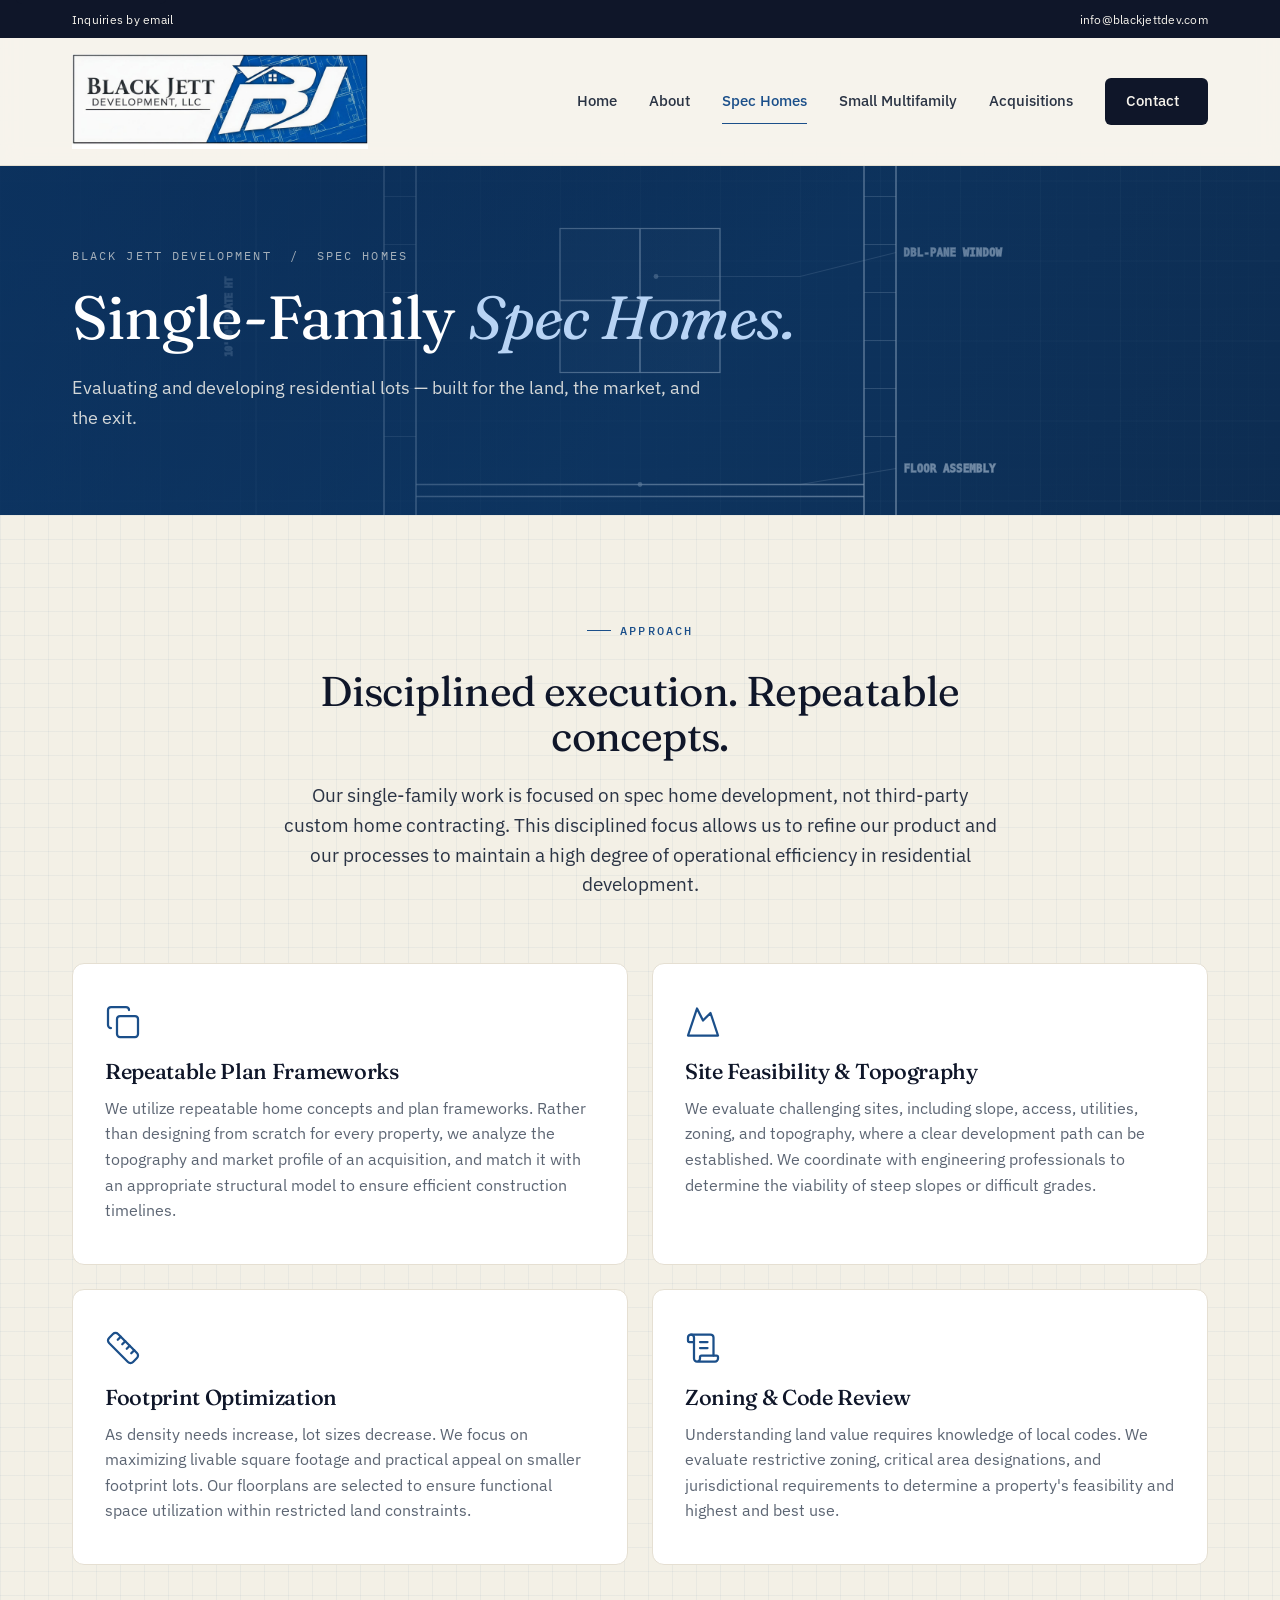
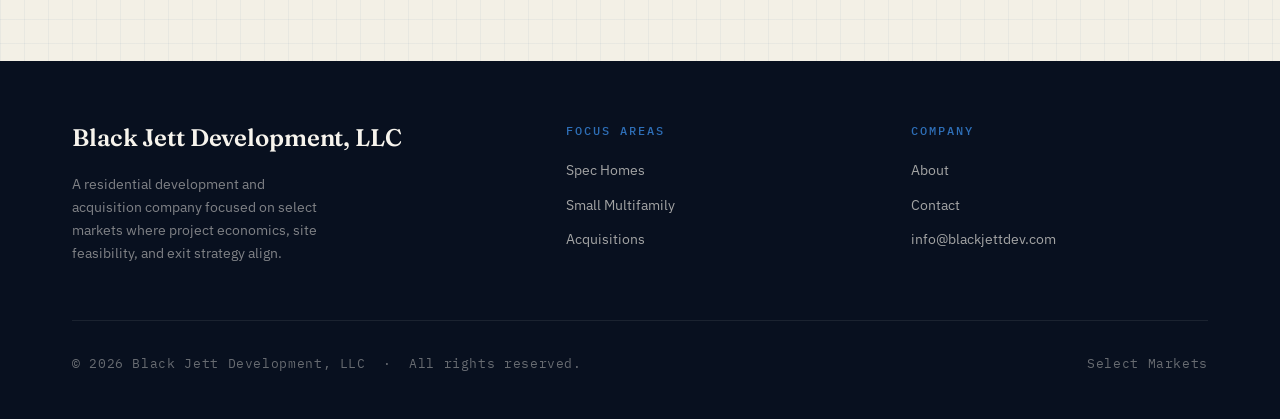
<file: bjd-website/spec-homes/index.html>
<!DOCTYPE html>
<html lang="en">
<head>
  <meta charset="UTF-8">
  <meta name="viewport" content="width=device-width, initial-scale=1">

  <title>Spec Homes — Black Jett Development, LLC</title>
  <meta name="description" content="Single-family spec home development by Black Jett Development, LLC. Repeatable plan frameworks, site feasibility analysis, and disciplined construction economics in select markets.">
  <meta name="theme-color" content="#0F1629">
  <link rel="canonical" href="https://blackjettdev.com/spec-homes/">

  <meta property="og:type" content="website">
  <meta property="og:title" content="Spec Homes — Black Jett Development, LLC">
  <meta property="og:description" content="Disciplined execution. Repeatable concepts. Single-family spec home development in select markets.">
  <meta property="og:url" content="https://blackjettdev.com/spec-homes/">
  <meta property="og:image" content="https://blackjettdev.com/assets/img/og-image.png">
  <meta property="og:site_name" content="Black Jett Development, LLC">

  <meta name="twitter:card" content="summary_large_image">
  <meta name="twitter:title" content="Spec Homes — Black Jett Development, LLC">
  <meta name="twitter:description" content="Disciplined execution. Repeatable concepts.">
  <meta name="twitter:image" content="https://blackjettdev.com/assets/img/og-image.png">

  <link rel="icon" type="image/png" href="/assets/img/bjd-logo.png">
  <link rel="apple-touch-icon" href="/assets/img/bjd-logo.png">

    <link rel="preload" href="/assets/fonts/plex-sans-400.woff2" as="font" type="font/woff2" crossorigin>
  <link rel="preload" href="/assets/fonts/fraunces-600-normal.woff2" as="font" type="font/woff2" crossorigin>
  <link rel="stylesheet" href="/assets/css/styles.css"></head>
<body>
  <a class="skip-link" href="#main">Skip to content</a>

  <header class="site-header">
    <div class="utility-bar">
      <div class="container">
        <div class="utility-meta">
          <span>Inquiries by email</span>
        </div>
        <a href="mailto:info@blackjettdev.com">info@blackjettdev.com</a>
      </div>
    </div>

    <nav class="container nav" aria-label="Primary">
      <a href="/" class="brand" aria-label="Black Jett Development, LLC — Home">
        <img src="/assets/img/bjd-logo.png" alt="Black Jett Development, LLC">
      </a>

      <div class="nav-menu">
        <a href="/">Home</a>
        <a href="/about/">About</a>
        <a href="/spec-homes/" class="is-active">Spec Homes</a>
        <a href="/small-multifamily/">Small Multifamily</a>
        <a href="/acquisitions/">Acquisitions</a>
        <a href="/contact/" class="nav-cta">Contact
          <svg viewBox="0 0 24 24" fill="none" stroke="currentColor" stroke-width="2" stroke-linecap="round" stroke-linejoin="round" aria-hidden="true"><path d="M5 12h14"/><path d="m12 5 7 7-7 7"/></svg>
        </a>
      </div>

      <button class="nav-toggle" data-nav-toggle aria-controls="mobile-menu" aria-expanded="false" aria-label="Toggle navigation menu">
        <svg data-icon="menu" viewBox="0 0 24 24" fill="none" stroke="currentColor" stroke-width="1.75" stroke-linecap="round" stroke-linejoin="round"><line x1="4" y1="7" x2="20" y2="7"/><line x1="4" y1="12" x2="20" y2="12"/><line x1="4" y1="17" x2="20" y2="17"/></svg>
        <svg data-icon="close" style="display:none" viewBox="0 0 24 24" fill="none" stroke="currentColor" stroke-width="1.75" stroke-linecap="round" stroke-linejoin="round"><path d="M18 6 6 18"/><path d="m6 6 12 12"/></svg>
      </button>
    </nav>

    <div class="mobile-menu" id="mobile-menu" data-mobile-menu>
      <div class="container">
        <a href="/">Home</a>
        <a href="/about/">About</a>
        <a href="/spec-homes/" class="is-active">Spec Homes</a>
        <a href="/small-multifamily/">Small Multifamily</a>
        <a href="/acquisitions/">Acquisitions</a>
        <a href="/contact/">Contact</a>
      </div>
    </div>
  </header>

  <main id="main">

    <section class="page-head">
      <div class="container">
        <p class="crumb"><a href="/">Black Jett Development</a> &nbsp;/&nbsp; Spec Homes</p>
        <h1>Single-Family <em>Spec Homes.</em></h1>
        <p class="deck">Evaluating and developing residential lots — built for the land, the market, and the exit.</p>
      </div>
    </section>

    <section class="section section--paper">
      <div class="container">
        <header class="section-head section-head--center">
          <p class="eyebrow">Approach</p>
          <h2>Disciplined execution. Repeatable concepts.</h2>
          <p class="lede">
            Our single-family work is focused on spec home development, not third-party custom home contracting. This disciplined focus allows us to refine our product and our processes to maintain a high degree of operational efficiency in residential development.
          </p>
        </header>

        <div class="pillars">
          <article class="pillar">
            <div class="icon" aria-hidden="true">
              <svg viewBox="0 0 24 24" fill="none" stroke="currentColor" stroke-width="1.5" stroke-linecap="round" stroke-linejoin="round"><rect width="14" height="14" x="8" y="8" rx="2" ry="2"/><path d="M4 16c-1.1 0-2-.9-2-2V4c0-1.1.9-2 2-2h10c1.1 0 2 .9 2 2"/></svg>
            </div>
            <h3>Repeatable Plan Frameworks</h3>
            <p>We utilize repeatable home concepts and plan frameworks. Rather than designing from scratch for every property, we analyze the topography and market profile of an acquisition, and match it with an appropriate structural model to ensure efficient construction timelines.</p>
          </article>

          <article class="pillar">
            <div class="icon" aria-hidden="true">
              <svg viewBox="0 0 24 24" fill="none" stroke="currentColor" stroke-width="1.5" stroke-linecap="round" stroke-linejoin="round"><path d="m8 3 4 8 5-5 5 15H2L8 3z"/></svg>
            </div>
            <h3>Site Feasibility &amp; Topography</h3>
            <p>We evaluate challenging sites, including slope, access, utilities, zoning, and topography, where a clear development path can be established. We coordinate with engineering professionals to determine the viability of steep slopes or difficult grades.</p>
          </article>

          <article class="pillar">
            <div class="icon" aria-hidden="true">
              <svg viewBox="0 0 24 24" fill="none" stroke="currentColor" stroke-width="1.5" stroke-linecap="round" stroke-linejoin="round"><path d="M21.3 15.3a2.4 2.4 0 0 1 0 3.4l-2.6 2.6a2.4 2.4 0 0 1-3.4 0L2.7 8.7a2.41 2.41 0 0 1 0-3.4l2.6-2.6a2.41 2.41 0 0 1 3.4 0Z"/><path d="m14.5 12.5 2-2"/><path d="m11.5 9.5 2-2"/><path d="m8.5 6.5 2-2"/><path d="m17.5 15.5 2-2"/></svg>
            </div>
            <h3>Footprint Optimization</h3>
            <p>As density needs increase, lot sizes decrease. We focus on maximizing livable square footage and practical appeal on smaller footprint lots. Our floorplans are selected to ensure functional space utilization within restricted land constraints.</p>
          </article>

          <article class="pillar">
            <div class="icon" aria-hidden="true">
              <svg viewBox="0 0 24 24" fill="none" stroke="currentColor" stroke-width="1.5" stroke-linecap="round" stroke-linejoin="round"><path d="M15 12h-5"/><path d="M15 8h-5"/><path d="M19 17V5a2 2 0 0 0-2-2H4"/><path d="M8 21h12a2 2 0 0 0 2-2v-1a1 1 0 0 0-1-1H11a1 1 0 0 0-1 1v1a2 2 0 1 1-4 0V5a2 2 0 1 0-4 0v2a1 1 0 0 0 1 1h3"/></svg>
            </div>
            <h3>Zoning &amp; Code Review</h3>
            <p>Understanding land value requires knowledge of local codes. We evaluate restrictive zoning, critical area designations, and jurisdictional requirements to determine a property's feasibility and highest and best use.</p>
          </article>
        </div>
      </div>
    </section>

  </main>

  <footer class="site-footer">
    <div class="container">
      <div class="footer-top">
        <div class="footer-brand">
          <a href="/" class="footer-wordmark" aria-label="Black Jett Development, LLC — Home">
            <span class="wm-name">Black Jett Development, LLC</span>
          </a>
          <p>A residential development and acquisition company focused on select markets where project economics, site feasibility, and exit strategy align.</p>
        </div>
        <div class="footer-col">
          <h5>Focus Areas</h5>
          <ul>
            <li><a href="/spec-homes/">Spec Homes</a></li>
            <li><a href="/small-multifamily/">Small Multifamily</a></li>
            <li><a href="/acquisitions/">Acquisitions</a></li>
          </ul>
        </div>
        <div class="footer-col">
          <h5>Company</h5>
          <ul>
            <li><a href="/about/">About</a></li>
            <li><a href="/contact/">Contact</a></li>
            <li><a href="mailto:info@blackjettdev.com">info@blackjettdev.com</a></li>
          </ul>
        </div>
      </div>
      <div class="footer-bottom">
        <p>&copy; <span data-year>2026</span> Black Jett Development, LLC &nbsp;·&nbsp; All rights reserved.</p>
        <p>Select Markets</p>
      </div>
    </div>
  </footer>

  <script src="/assets/js/main.js" defer></script>
</body>
</html>
</file>
<file: assets/css/styles.css>
/* =============================================================
   Black Jett Development, LLC
   Stylesheet — hand-crafted, zero external dependencies.
   All fonts self-hosted under /assets/fonts/ (OFL licensed).
   ============================================================= */

/* ------- Self-hosted fonts ----------------------------------- */
/* Fraunces — display serif. Latin subset, weights 400–700, normal + italic. */
@font-face {
  font-family: "Fraunces";
  font-style: normal;
  font-weight: 400;
  font-display: swap;
  src: url("/assets/fonts/fraunces-400-normal.woff2") format("woff2");
}
@font-face {
  font-family: "Fraunces";
  font-style: italic;
  font-weight: 400;
  font-display: swap;
  src: url("/assets/fonts/fraunces-400-italic.woff2") format("woff2");
}
@font-face {
  font-family: "Fraunces";
  font-style: normal;
  font-weight: 500;
  font-display: swap;
  src: url("/assets/fonts/fraunces-500-normal.woff2") format("woff2");
}
@font-face {
  font-family: "Fraunces";
  font-style: italic;
  font-weight: 500;
  font-display: swap;
  src: url("/assets/fonts/fraunces-500-italic.woff2") format("woff2");
}
@font-face {
  font-family: "Fraunces";
  font-style: normal;
  font-weight: 600;
  font-display: swap;
  src: url("/assets/fonts/fraunces-600-normal.woff2") format("woff2");
}
@font-face {
  font-family: "Fraunces";
  font-style: italic;
  font-weight: 600;
  font-display: swap;
  src: url("/assets/fonts/fraunces-600-italic.woff2") format("woff2");
}
@font-face {
  font-family: "Fraunces";
  font-style: normal;
  font-weight: 700;
  font-display: swap;
  src: url("/assets/fonts/fraunces-700-normal.woff2") format("woff2");
}
@font-face {
  font-family: "Fraunces";
  font-style: italic;
  font-weight: 700;
  font-display: swap;
  src: url("/assets/fonts/fraunces-700-italic.woff2") format("woff2");
}

/* IBM Plex Sans — body. Latin subset, weights 300–700, normal. */
@font-face {
  font-family: "IBM Plex Sans";
  font-style: normal;
  font-weight: 300;
  font-display: swap;
  src: url("/assets/fonts/plex-sans-300.woff2") format("woff2");
}
@font-face {
  font-family: "IBM Plex Sans";
  font-style: normal;
  font-weight: 400;
  font-display: swap;
  src: url("/assets/fonts/plex-sans-400.woff2") format("woff2");
}
@font-face {
  font-family: "IBM Plex Sans";
  font-style: normal;
  font-weight: 500;
  font-display: swap;
  src: url("/assets/fonts/plex-sans-500.woff2") format("woff2");
}
@font-face {
  font-family: "IBM Plex Sans";
  font-style: normal;
  font-weight: 600;
  font-display: swap;
  src: url("/assets/fonts/plex-sans-600.woff2") format("woff2");
}
@font-face {
  font-family: "IBM Plex Sans";
  font-style: normal;
  font-weight: 700;
  font-display: swap;
  src: url("/assets/fonts/plex-sans-700.woff2") format("woff2");
}

/* IBM Plex Mono — accent. Latin subset, weights 400 + 500. */
@font-face {
  font-family: "IBM Plex Mono";
  font-style: normal;
  font-weight: 400;
  font-display: swap;
  src: url("/assets/fonts/plex-mono-400.woff2") format("woff2");
}
@font-face {
  font-family: "IBM Plex Mono";
  font-style: normal;
  font-weight: 500;
  font-display: swap;
  src: url("/assets/fonts/plex-mono-500.woff2") format("woff2");
}

/* ------- Design Tokens --------------------------------------- */
:root {
  /* Color */
  --ink: #0F1629;
  --ink-soft: #2A3344;
  --slate: #5C6573;
  --slate-light: #8B92A1;
  --line: #E5DFD2;
  --line-soft: #EDE7DA;
  --bone: #F7F4ED;
  --bone-dark: #EFEADD;
  --paper: #FFFFFF;
  --cream: #FBF8F1;

  --blueprint: #1B4F8A;
  --blueprint-dark: #0E3563;
  --blueprint-light: #2E6FB8;
  --blueprint-pale: #E8EFF7;

  /* Type */
  --font-display: "Fraunces", "Times New Roman", Georgia, serif;
  --font-body: "IBM Plex Sans", system-ui, -apple-system, "Segoe UI", sans-serif;
  --font-mono: "IBM Plex Mono", ui-monospace, "SF Mono", Menlo, monospace;

  /* Spacing — used as multipliers throughout */
  --space-1: 0.25rem;
  --space-2: 0.5rem;
  --space-3: 0.75rem;
  --space-4: 1rem;
  --space-5: 1.25rem;
  --space-6: 1.5rem;
  --space-8: 2rem;
  --space-10: 2.5rem;
  --space-12: 3rem;
  --space-16: 4rem;
  --space-20: 5rem;
  --space-24: 6rem;
  --space-32: 8rem;

  /* Layout */
  --container: 1200px;
  --container-narrow: 880px;
  --radius-sm: 4px;
  --radius: 6px;
  --radius-lg: 12px;

  /* Motion */
  --ease: cubic-bezier(0.22, 1, 0.36, 1);
  --duration: 280ms;
}

/* ------- Reset & Base --------------------------------------- */
*, *::before, *::after { box-sizing: border-box; }

html {
  scroll-behavior: smooth;
  -webkit-text-size-adjust: 100%;
}

body {
  margin: 0;
  font-family: var(--font-body);
  font-size: 17px;
  line-height: 1.65;
  color: var(--ink);
  background-color: #f3f0e6;
  background-image:
    linear-gradient(rgba(27, 79, 138, 0.06) 1px, transparent 1px),
    linear-gradient(to right, rgba(27, 79, 138, 0.06) 1px, transparent 1px);
  background-size: 24px 24px, 24px 24px;
  background-position: 0 0, 0 0;
  -webkit-font-smoothing: antialiased;
  -moz-osx-font-smoothing: grayscale;
  display: flex;
  flex-direction: column;
  min-height: 100vh;
  font-feature-settings: "ss01" on, "cv11" on;
}

img, svg { display: block; max-width: 100%; height: auto; }

a { color: inherit; text-decoration: none; }

button { font: inherit; cursor: pointer; border: none; background: none; }

/* Selection */
::selection { background: var(--blueprint); color: var(--paper); }

/* Skip link (accessibility) */
.skip-link {
  position: absolute;
  top: -40px;
  left: 16px;
  background: var(--ink);
  color: var(--paper);
  padding: 8px 16px;
  z-index: 100;
  border-radius: var(--radius);
  font-weight: 500;
}
.skip-link:focus { top: 16px; }

/* Focus styles */
:focus-visible {
  outline: 2px solid var(--blueprint);
  outline-offset: 3px;
  border-radius: 2px;
}

/* ------- Typography ----------------------------------------- */
h1, h2, h3, h4, h5 {
  font-family: var(--font-display);
  font-weight: 500;
  line-height: 1.1;
  letter-spacing: -0.015em;
  color: var(--ink);
  margin: 0;
  font-variation-settings: "opsz" 144;
}

h1 { font-size: clamp(2.4rem, 5vw, 3.8rem); font-weight: 400; }
h2 { font-size: clamp(1.8rem, 3.5vw, 2.6rem); font-weight: 400; }
h3 { font-size: clamp(1.4rem, 2.5vw, 1.8rem); font-weight: 500; }
h4 { font-size: 1.2rem; font-weight: 500; font-family: var(--font-body); letter-spacing: -0.01em; }

p { margin: 0 0 1em; }

.eyebrow {
  font-family: var(--font-mono);
  font-size: 0.75rem;
  font-weight: 500;
  letter-spacing: 0.18em;
  text-transform: uppercase;
  color: var(--blueprint);
  display: inline-flex;
  align-items: center;
  gap: 0.6rem;
}
.eyebrow::before {
  content: '';
  width: 1.5rem;
  height: 1px;
  background: var(--blueprint);
}

.lede {
  font-size: 1.2rem;
  line-height: 1.55;
  color: var(--ink-soft);
  font-weight: 400;
}

/* ------- Layout helpers ------------------------------------- */
.container {
  width: 100%;
  max-width: var(--container);
  margin: 0 auto;
  padding: 0 var(--space-6);
}
@media (min-width: 768px) {
  .container { padding: 0 var(--space-8); }
}

.container-narrow {
  max-width: var(--container-narrow);
  margin: 0 auto;
}

.section {
  padding: var(--space-20) 0;
}
@media (min-width: 768px) {
  .section { padding: var(--space-24) 0; }
}

.section--bone { background: var(--bone); }
.section--paper {
  background-color: #f3f0e6;
  background-image:
    linear-gradient(rgba(27, 79, 138, 0.05) 1px, transparent 1px),
    linear-gradient(to right, rgba(27, 79, 138, 0.05) 1px, transparent 1px);
  background-size: 24px 24px, 24px 24px;
}
.section--ink {
  background-color: #fafaf3;
  background-image:
    linear-gradient(rgba(27, 79, 138, 0.06) 1px, transparent 1px),
    linear-gradient(to right, rgba(27, 79, 138, 0.06) 1px, transparent 1px);
  background-size: 28px 28px, 28px 28px;
  color: var(--ink);
  border-top: 1px solid var(--line);
  border-bottom: 1px solid var(--line);
}
.section--ink h1, .section--ink h2, .section--ink h3, .section--ink h4 { color: var(--ink); }

/* Subtle blueprint grid background — recurring motif tied to the logo */
.section--blueprint-grid {
  background:
    linear-gradient(var(--bone), var(--bone)),
    linear-gradient(to right, transparent 0, transparent calc(100% - 1px), rgba(27,79,138,0.06) calc(100% - 1px)),
    linear-gradient(to bottom, transparent 0, transparent calc(100% - 1px), rgba(27,79,138,0.06) calc(100% - 1px));
  background-blend-mode: normal;
  background-size: 100% 100%, 56px 56px, 56px 56px;
  position: relative;
}

/* ------- Header --------------------------------------------- */
.site-header {
  position: sticky;
  top: 0;
  z-index: 50;
  background: rgba(247, 244, 237, 0.92);
  backdrop-filter: saturate(180%) blur(10px);
  -webkit-backdrop-filter: saturate(180%) blur(10px);
  border-bottom: 1px solid var(--line);
}

.utility-bar {
  background: var(--ink);
  color: var(--bone);
  font-size: 0.78rem;
  letter-spacing: 0.02em;
  display: none;
}
@media (min-width: 900px) {
  .utility-bar { display: block; }
}
.utility-bar .container {
  display: flex;
  justify-content: space-between;
  align-items: center;
  padding-top: 0.55rem;
  padding-bottom: 0.55rem;
}
.utility-bar a { color: var(--bone); transition: color var(--duration) var(--ease); }
.utility-bar a:hover { color: var(--paper); }
.utility-meta { display: flex; gap: 1.75rem; align-items: center; }
.utility-meta .dot { width: 4px; height: 4px; background: var(--blueprint-light); border-radius: 50%; }

.nav {
  display: flex;
  justify-content: space-between;
  align-items: center;
  padding-top: var(--space-4);
  padding-bottom: var(--space-4);
}

.brand {
  display: flex;
  align-items: center;
  gap: 0.75rem;
  transition: opacity var(--duration) var(--ease);
}
.brand:hover { opacity: 0.85; }
.brand img {
  height: 81px;
  width: auto;
  object-fit: contain;
}
@media (min-width: 768px) {
  .brand img { height: 95px; }
}

.nav-menu {
  display: none;
  align-items: center;
  gap: var(--space-8);
}
@media (min-width: 1024px) {
  .nav-menu { display: flex; }
}
.nav-menu a {
  font-size: 0.94rem;
  font-weight: 500;
  color: var(--ink-soft);
  position: relative;
  padding: 0.5rem 0;
  transition: color var(--duration) var(--ease);
}
.nav-menu a:hover { color: var(--blueprint); }
.nav-menu a.is-active { color: var(--blueprint); }
.nav-menu a.is-active::after {
  content: '';
  position: absolute;
  left: 0;
  right: 0;
  bottom: -2px;
  height: 1.5px;
  background: var(--blueprint);
}

.nav-cta {
  display: inline-flex;
  align-items: center;
  gap: 0.5rem;
  background: var(--ink);
  color: var(--bone) !important;
  padding: 0.7rem 1.3rem !important;
  border-radius: var(--radius);
  font-weight: 500 !important;
  transition: background var(--duration) var(--ease), transform var(--duration) var(--ease);
}
.nav-cta:hover { background: var(--blueprint); transform: translateY(-1px); }
.nav-cta::after { display: none !important; }

.nav-toggle {
  display: flex;
  align-items: center;
  justify-content: center;
  width: 44px;
  height: 44px;
  color: var(--ink);
  border-radius: var(--radius);
  transition: background var(--duration) var(--ease);
}
.nav-toggle:hover { background: var(--bone-dark); }
@media (min-width: 1024px) {
  .nav-toggle { display: none; }
}
.nav-toggle svg { width: 24px; height: 24px; }

.mobile-menu {
  display: none;
  border-top: 1px solid var(--line);
  background: var(--bone);
}
.mobile-menu.is-open { display: block; }
.mobile-menu .container {
  padding-top: var(--space-4);
  padding-bottom: var(--space-6);
}
.mobile-menu a {
  display: block;
  padding: 0.85rem var(--space-4);
  border-radius: var(--radius);
  font-weight: 500;
  color: var(--ink-soft);
  transition: background var(--duration) var(--ease), color var(--duration) var(--ease);
}
.mobile-menu a:hover { background: var(--bone-dark); color: var(--blueprint); }
.mobile-menu a.is-active { color: var(--blueprint); background: var(--blueprint-pale); }

/* ------- Hero ----------------------------------------------- */
.hero {
  position: relative;
  padding: var(--space-24) 0 var(--space-20);
  overflow: hidden;
  background-color: #0d3a6b;
  background-image:
    linear-gradient(135deg, rgba(8,32,68,0.72) 0%, rgba(13,58,107,0.45) 55%, rgba(13,58,107,0.25) 100%),
    url("/assets/img/blueprints/home.svg");
  background-size: cover, cover;
  background-position: center, center;
  color: var(--bone);
}
@media (min-width: 768px) {
  .hero { padding: var(--space-32) 0; }
}

.hero::before {
  content: '';
  position: absolute;
  inset: 0;
  background:
    linear-gradient(to right, rgba(13,58,107,0.85) 0%, rgba(13,58,107,0.4) 45%, transparent 80%);
  pointer-events: none;
  z-index: 1;
}

.hero::after {
  content: '';
  position: absolute;
  top: -10%;
  right: -10%;
  width: 600px;
  height: 600px;
  background: radial-gradient(circle, rgba(255,255,255,0.08), transparent 65%);
  pointer-events: none;
  filter: blur(40px);
  z-index: 1;
}

.hero-content {
  position: relative;
  z-index: 2;
  max-width: 780px;
}

.hero h1 {
  color: var(--paper);
  margin: 1.2rem 0 1.5rem;
  font-weight: 300;
}
.hero h1 em {
  font-style: italic;
  font-weight: 400;
  color: #b8d4f5;
}

.hero-lede {
  font-size: 1.15rem;
  line-height: 1.65;
  color: rgba(247, 244, 237, 0.85);
  margin-bottom: var(--space-10);
  max-width: 620px;
}

.hero-eyebrow {
  color: #b8d4f5;
}
.hero-eyebrow::before { background: #b8d4f5; }

.hero-actions {
  display: flex;
  flex-wrap: wrap;
  gap: var(--space-4);
}

.hero-meta {
  position: absolute;
  bottom: var(--space-12);
  right: var(--space-8);
  font-family: var(--font-mono);
  font-size: 0.72rem;
  color: rgba(247, 244, 237, 0.4);
  letter-spacing: 0.15em;
  text-transform: uppercase;
  display: none;
  text-align: right;
  z-index: 2;
}
@media (min-width: 1024px) {
  .hero-meta { display: block; }
}
.hero-meta .meta-line {
  display: block;
  margin-bottom: 0.4rem;
}

/* ------- Buttons -------------------------------------------- */
.btn {
  display: inline-flex;
  align-items: center;
  justify-content: center;
  gap: 0.55rem;
  padding: 0.95rem 1.6rem;
  font-family: var(--font-body);
  font-size: 0.95rem;
  font-weight: 500;
  letter-spacing: 0.005em;
  border-radius: var(--radius);
  cursor: pointer;
  transition: all var(--duration) var(--ease);
  white-space: nowrap;
}
.btn svg { width: 16px; height: 16px; }
.btn--primary {
  background: var(--blueprint);
  color: var(--paper);
}
.btn--primary:hover {
  background: var(--blueprint-dark);
  transform: translateY(-1px);
  box-shadow: 0 6px 20px rgba(14, 53, 99, 0.25);
}
.btn--ghost {
  background: transparent;
  color: var(--bone);
  border: 1px solid rgba(247, 244, 237, 0.25);
}
.btn--ghost:hover {
  background: rgba(247, 244, 237, 0.08);
  border-color: rgba(247, 244, 237, 0.5);
}
.btn--outline {
  background: transparent;
  color: var(--ink);
  border: 1px solid var(--ink);
}
.btn--outline:hover {
  background: var(--ink);
  color: var(--bone);
}

/* ------- Section header ------------------------------------- */
.section-head {
  margin-bottom: var(--space-16);
  max-width: 720px;
}
.section-head h2 {
  margin-top: var(--space-4);
  font-weight: 400;
}
.section-head--center {
  margin-left: auto;
  margin-right: auto;
  text-align: center;
}
.section-head--center .eyebrow { justify-content: center; }
.section-head .lede { margin-top: var(--space-5); }

/* ------- Focus / Service grid ------------------------------- */
.focus-grid {
  display: grid;
  grid-template-columns: 1fr;
  gap: var(--space-6);
  counter-reset: focus;
}
@media (min-width: 768px) {
  .focus-grid { grid-template-columns: repeat(3, 1fr); }
}

.focus-card {
  position: relative;
  background: var(--paper);
  padding: var(--space-10) var(--space-8) var(--space-8);
  border: 1px solid var(--line);
  border-radius: var(--radius-lg);
  transition: all var(--duration) var(--ease);
  display: flex;
  flex-direction: column;
  min-height: 280px;
  counter-increment: focus;
}
.focus-card::before {
  content: counter(focus, decimal-leading-zero);
  position: absolute;
  top: var(--space-5);
  right: var(--space-6);
  font-family: var(--font-mono);
  font-size: 0.72rem;
  color: var(--slate-light);
  letter-spacing: 0.1em;
}
.focus-card:hover {
  border-color: var(--blueprint);
  transform: translateY(-3px);
  box-shadow: 0 14px 40px -20px rgba(15, 22, 41, 0.2);
}
.focus-card h3 {
  font-family: var(--font-display);
  font-size: 1.55rem;
  font-weight: 400;
  margin-bottom: 0.85rem;
}
.focus-card p {
  color: var(--slate);
  font-size: 0.97rem;
  flex-grow: 1;
  margin-bottom: var(--space-6);
}
.focus-card .icon {
  width: 36px;
  height: 36px;
  margin-bottom: var(--space-6);
  color: var(--blueprint);
}
.focus-card .icon svg { width: 100%; height: 100%; }
.focus-card .arrow {
  display: inline-flex;
  align-items: center;
  gap: 0.45rem;
  font-size: 0.88rem;
  font-weight: 500;
  color: var(--blueprint);
  transition: gap var(--duration) var(--ease);
}
.focus-card:hover .arrow { gap: 0.75rem; }
.focus-card .arrow svg { width: 14px; height: 14px; }

/* ------- Criteria grid -------------------------------------- */
.criteria-grid {
  display: grid;
  grid-template-columns: 1fr;
  gap: var(--space-1);
  background: var(--line);
  border: 1px solid var(--line);
  border-radius: var(--radius-lg);
  overflow: hidden;
}
@media (min-width: 600px) { .criteria-grid { grid-template-columns: 1fr 1fr; } }
@media (min-width: 1000px) { .criteria-grid { grid-template-columns: repeat(4, 1fr); } }

.criteria {
  background: var(--paper);
  padding: var(--space-8);
  display: flex;
  flex-direction: column;
}
.criteria .num {
  font-family: var(--font-mono);
  font-size: 0.72rem;
  color: var(--slate-light);
  letter-spacing: 0.12em;
  margin-bottom: var(--space-6);
}
.criteria h4 {
  font-family: var(--font-display);
  font-size: 1.3rem;
  font-weight: 400;
  margin-bottom: var(--space-3);
}
.criteria p {
  font-size: 0.92rem;
  color: var(--slate);
  margin: 0;
}

/* ------- Two-column with feature card ----------------------- */
.split {
  display: grid;
  grid-template-columns: 1fr;
  gap: var(--space-12);
  align-items: center;
}
@media (min-width: 900px) {
  .split { grid-template-columns: 1fr 1fr; gap: var(--space-16); }
}
.split--reverse > :first-child { order: 1; }
.split--reverse > :last-child { order: 0; }
@media (min-width: 900px) {
  .split--reverse > :first-child { order: 0; }
  .split--reverse > :last-child { order: 1; }
}

.tenets-card {
  background: var(--ink);
  color: var(--bone);
  padding: var(--space-10);
  border-radius: var(--radius-lg);
  position: relative;
  overflow: hidden;
}
.tenets-card::before {
  content: '';
  position: absolute;
  inset: 0;
  background-image:
    linear-gradient(to right, rgba(255,255,255,0.03) 1px, transparent 1px),
    linear-gradient(to bottom, rgba(255,255,255,0.03) 1px, transparent 1px);
  background-size: 32px 32px;
  pointer-events: none;
}
.tenets-card h4 {
  font-family: var(--font-display);
  font-size: 1.6rem;
  font-weight: 400;
  color: var(--blueprint-light);
  margin-bottom: var(--space-8);
  position: relative;
}
.tenet-list {
  list-style: none;
  margin: 0;
  padding: 0;
  display: flex;
  flex-direction: column;
  gap: var(--space-6);
  position: relative;
}
.tenet-list li {
  display: grid;
  grid-template-columns: auto 1fr;
  gap: var(--space-4);
  padding-bottom: var(--space-6);
  border-bottom: 1px solid rgba(247, 244, 237, 0.08);
}
.tenet-list li:last-child { padding-bottom: 0; border-bottom: 0; }
.tenet-list .tenet-num {
  font-family: var(--font-mono);
  font-size: 0.72rem;
  color: var(--blueprint-light);
  letter-spacing: 0.12em;
  padding-top: 0.35rem;
}
.tenet-list h5 {
  margin: 0 0 0.4rem;
  font-family: var(--font-body);
  font-size: 1.05rem;
  font-weight: 500;
  color: var(--paper);
}
.tenet-list p {
  margin: 0;
  font-size: 0.92rem;
  line-height: 1.6;
  color: rgba(247, 244, 237, 0.65);
}

/* ------- Page header (interior pages) ----------------------- */
.page-head {
  background-color: #0d3a6b;
  color: var(--bone);
  padding: var(--space-20) 0 var(--space-16);
  position: relative;
  overflow: hidden;
  background-image:
    linear-gradient(135deg, rgba(8,32,68,0.78) 0%, rgba(13,58,107,0.52) 55%, rgba(13,58,107,0.32) 100%),
    url("/assets/img/blueprints/about.svg");
  background-size: cover, cover;
  background-position: center, center;
}
/* Page-specific blueprints */
body[data-page="about"] .page-head        { background-image: linear-gradient(135deg, rgba(8,32,68,0.78) 0%, rgba(13,58,107,0.52) 55%, rgba(13,58,107,0.32) 100%), url("/assets/img/blueprints/about.svg"); }
body[data-page="spec-homes"] .page-head   { background-image: linear-gradient(135deg, rgba(8,32,68,0.78) 0%, rgba(13,58,107,0.52) 55%, rgba(13,58,107,0.32) 100%), url("/assets/img/blueprints/spec-homes.svg"); }
body[data-page="multifamily"] .page-head  { background-image: linear-gradient(135deg, rgba(8,32,68,0.78) 0%, rgba(13,58,107,0.52) 55%, rgba(13,58,107,0.32) 100%), url("/assets/img/blueprints/multifamily.svg"); }
body[data-page="acquisitions"] .page-head { background-image: linear-gradient(135deg, rgba(8,32,68,0.78) 0%, rgba(13,58,107,0.52) 55%, rgba(13,58,107,0.32) 100%), url("/assets/img/blueprints/acquisitions.svg"); }
body[data-page="contact"] .page-head      { background-image: linear-gradient(135deg, rgba(8,32,68,0.78) 0%, rgba(13,58,107,0.52) 55%, rgba(13,58,107,0.32) 100%), url("/assets/img/blueprints/contact.svg"); }

.page-head::before {
  content: '';
  position: absolute;
  inset: 0;
  background: linear-gradient(to right, rgba(13,58,107,0.65) 0%, rgba(13,58,107,0.25) 60%, transparent 100%);
  pointer-events: none;
  z-index: 1;
}
.page-head .container { position: relative; z-index: 2; }
.page-head .crumb {
  font-family: var(--font-mono);
  font-size: 0.72rem;
  letter-spacing: 0.18em;
  text-transform: uppercase;
  color: rgba(247, 244, 237, 0.65);
  margin-bottom: var(--space-5);
}
.page-head .crumb a { color: rgba(247, 244, 237, 0.65); }
.page-head .crumb a:hover { color: var(--paper); }
.page-head h1 {
  color: var(--paper);
  font-weight: 300;
  max-width: 800px;
}
.page-head h1 em {
  font-style: italic;
  color: #b8d4f5;
  font-weight: 400;
}
.page-head .deck {
  color: rgba(247, 244, 237, 0.85);
  font-size: 1.15rem;
  margin-top: var(--space-5);
  max-width: 640px;
}

/* ------- Pillar cards (Spec Homes / approach features) ------ */
.pillars {
  display: grid;
  grid-template-columns: 1fr;
  gap: var(--space-6);
}
@media (min-width: 700px) { .pillars { grid-template-columns: 1fr 1fr; } }

.pillar {
  background: var(--paper);
  border: 1px solid var(--line);
  border-radius: var(--radius-lg);
  padding: var(--space-10) var(--space-8);
  position: relative;
}
.pillar::after {
  content: '';
  position: absolute;
  top: 0;
  left: var(--space-8);
  right: var(--space-8);
  height: 2px;
  background: var(--blueprint);
  transform: scaleX(0);
  transform-origin: left;
  transition: transform var(--duration) var(--ease);
}
.pillar:hover::after { transform: scaleX(1); }
.pillar .icon {
  width: 36px;
  height: 36px;
  color: var(--blueprint);
  margin-bottom: var(--space-5);
}
.pillar h3 {
  font-family: var(--font-display);
  font-size: 1.35rem;
  font-weight: 500;
  margin-bottom: var(--space-3);
}
.pillar p { color: var(--slate); font-size: 0.97rem; margin: 0; }

/* ------- Feature panel (Multifamily darker block) ----------- */
.feature-panel {
  background: rgba(255,255,255,0.7);
  backdrop-filter: blur(2px);
  color: var(--ink);
  padding: var(--space-10);
  border-radius: var(--radius-lg);
  border: 1px solid var(--line);
  box-shadow: 0 1px 0 rgba(15, 22, 41, 0.04), 0 8px 24px -12px rgba(15, 22, 41, 0.08);
  position: relative;
}
.feature-panel + .feature-panel { margin-top: var(--space-6); }
.feature-panel h4 {
  font-family: var(--font-display);
  font-weight: 500;
  font-size: 1.5rem;
  color: var(--ink);
  margin-bottom: var(--space-2);
  display: flex;
  align-items: center;
  gap: var(--space-3);
}
.feature-panel h4 .icon {
  width: 28px;
  height: 28px;
  color: var(--blueprint);
}
.feature-panel > p {
  color: var(--slate);
  font-size: 1rem;
  margin-bottom: var(--space-8);
  max-width: 56ch;
}
.feature-list {
  list-style: none;
  margin: 0;
  padding: 0;
  display: grid;
  grid-template-columns: 1fr;
  gap: var(--space-6);
}
@media (min-width: 700px) { .feature-list { grid-template-columns: 1fr 1fr; } }
@media (min-width: 1100px) { .feature-list { grid-template-columns: repeat(3, 1fr); } }
.feature-list li {
  padding-top: var(--space-5);
  border-top: 1px solid var(--line);
}
.feature-list .icon {
  width: 22px;
  height: 22px;
  color: var(--blueprint);
  margin-bottom: var(--space-4);
}
.feature-list h5 {
  margin: 0 0 0.5rem;
  font-family: var(--font-body);
  font-size: 1rem;
  font-weight: 600;
  color: var(--ink);
}
.feature-list p {
  margin: 0;
  font-size: 0.9rem;
  color: var(--slate);
  line-height: 1.6;
}

.tagline-band {
  text-align: center;
  padding: var(--space-16) var(--space-6) var(--space-8);
}
.tagline-band p {
  font-family: var(--font-display);
  font-style: italic;
  font-size: clamp(1.4rem, 3vw, 2rem);
  font-weight: 300;
  color: var(--paper);
  max-width: 780px;
  margin: 0 auto;
  line-height: 1.4;
}
.tagline-band .rule {
  width: 60px;
  height: 1px;
  background: var(--blueprint-light);
  margin: 0 auto var(--space-6);
}

/* ------- Acquisitions criteria cards ------------------------ */
.criteria-list {
  display: grid;
  grid-template-columns: 1fr;
  gap: var(--space-4);
}
.criteria-item {
  display: grid;
  grid-template-columns: auto 1fr;
  gap: var(--space-5);
  padding: var(--space-6);
  background: var(--paper);
  border: 1px solid var(--line);
  border-radius: var(--radius-lg);
  align-items: start;
  transition: all var(--duration) var(--ease);
}
.criteria-item:hover {
  border-color: var(--blueprint);
  transform: translateX(3px);
}
.criteria-item .icon {
  width: 28px;
  height: 28px;
  color: var(--blueprint);
  margin-top: 0.2rem;
}
.criteria-item h4 {
  font-family: var(--font-display);
  font-size: 1.2rem;
  font-weight: 500;
  margin-bottom: 0.3rem;
}
.criteria-item p {
  margin: 0;
  font-size: 0.95rem;
  color: var(--slate);
}

.text-link {
  display: inline-flex;
  align-items: center;
  gap: 0.5rem;
  font-weight: 500;
  color: var(--blueprint);
  border-bottom: 1px solid transparent;
  padding-bottom: 2px;
  transition: all var(--duration) var(--ease);
}
.text-link:hover {
  color: var(--blueprint-dark);
  border-bottom-color: currentColor;
  gap: 0.7rem;
}
.text-link svg { width: 14px; height: 14px; }

/* ------- Contact page --------------------------------------- */
.contact-card {
  display: grid;
  grid-template-columns: 1fr;
  background: var(--paper);
  border: 1px solid var(--line);
  border-radius: var(--radius-lg);
  overflow: hidden;
  box-shadow: 0 30px 80px -40px rgba(15, 22, 41, 0.18);
}
@media (min-width: 900px) {
  .contact-card { grid-template-columns: 1fr 1fr; }
}

.contact-info {
  background: var(--ink);
  color: var(--bone);
  padding: var(--space-12) var(--space-10);
  position: relative;
  overflow: hidden;
}
.contact-info::before {
  content: '';
  position: absolute;
  inset: 0;
  background-image:
    linear-gradient(to right, rgba(255,255,255,0.04) 1px, transparent 1px),
    linear-gradient(to bottom, rgba(255,255,255,0.04) 1px, transparent 1px);
  background-size: 40px 40px;
  pointer-events: none;
}
.contact-info > * { position: relative; }
.contact-info h2 {
  color: var(--paper);
  font-family: var(--font-display);
  font-weight: 300;
  margin-bottom: var(--space-3);
}
.contact-info > p {
  color: rgba(247,244,237,0.7);
  margin-bottom: var(--space-10);
}
.info-block {
  display: flex;
  gap: var(--space-4);
  padding: var(--space-5) 0;
  border-top: 1px solid rgba(247,244,237,0.08);
}
.info-block .icon {
  width: 22px;
  height: 22px;
  color: var(--blueprint-light);
  flex-shrink: 0;
  margin-top: 0.2rem;
}
.info-block h4 {
  margin: 0 0 0.25rem;
  font-family: var(--font-body);
  font-size: 0.78rem;
  font-weight: 500;
  letter-spacing: 0.1em;
  text-transform: uppercase;
  color: rgba(247,244,237,0.55);
}
.info-block p { margin: 0; font-size: 1rem; color: var(--paper); }
.info-block a { color: var(--paper); border-bottom: 1px solid rgba(247,244,237,0.3); transition: all var(--duration) var(--ease); }
.info-block a:hover { color: var(--blueprint-light); border-bottom-color: var(--blueprint-light); }

/* Email block — prominent treatment */
.info-block--email .email-prominent {
  font-size: 1.35rem;
  font-weight: 500;
  letter-spacing: -0.01em;
  margin: 0;
}
.info-block--email .email-prominent a {
  color: var(--paper);
  border-bottom-width: 1px;
}

.contact-paths {
  padding: var(--space-12) var(--space-10);
  background: var(--paper);
  display: flex;
  flex-direction: column;
  justify-content: center;
}
.path-link {
  display: block;
  padding: var(--space-6);
  border: 1px solid var(--line);
  border-radius: var(--radius);
  margin-bottom: var(--space-4);
  transition: all var(--duration) var(--ease);
}
.path-link:hover {
  border-color: var(--blueprint);
  background: var(--cream);
}
.path-link h4 {
  display: flex;
  justify-content: space-between;
  align-items: center;
  margin: 0;
  color: var(--ink);
  font-family: var(--font-body);
  font-size: 1.05rem;
  font-weight: 500;
}
.path-link--simple h4 { margin: 0; }
.path-link h4 svg { width: 18px; height: 18px; color: var(--slate-light); transition: all var(--duration) var(--ease); }
.path-link:hover h4 { color: var(--blueprint); }
.path-link:hover h4 svg { color: var(--blueprint); transform: translateX(4px); }
.path-link p { margin: 0.4rem 0 0; font-size: 0.9rem; color: var(--slate); }

/* ------- Footer --------------------------------------------- */
.site-footer {
  background: #08101F;
  color: rgba(247, 244, 237, 0.6);
  padding: var(--space-16) 0 var(--space-8);
  margin-top: auto;
  font-size: 0.9rem;
}
.footer-top {
  display: grid;
  grid-template-columns: 1fr;
  gap: var(--space-10);
  padding-bottom: var(--space-10);
  border-bottom: 1px solid rgba(247, 244, 237, 0.08);
  margin-bottom: var(--space-8);
}
@media (min-width: 768px) {
  .footer-top { grid-template-columns: 1.5fr 1fr 1fr; gap: var(--space-12); }
}
.footer-wordmark {
  display: inline-block;
  margin-bottom: var(--space-5);
  text-decoration: none;
  color: inherit;
  transition: opacity var(--duration) var(--ease);
}
.footer-wordmark:hover { opacity: 0.85; }
.footer-wordmark .wm-name {
  font-family: var(--font-display);
  font-weight: 600;
  font-size: 1.5rem;
  line-height: 1.1;
  color: var(--bone);
  letter-spacing: -0.005em;
  white-space: nowrap;
}
.footer-brand p {
  color: rgba(247, 244, 237, 0.5);
  font-size: 0.88rem;
  max-width: 32ch;
}
.footer-col h5 {
  font-family: var(--font-mono);
  font-size: 0.72rem;
  font-weight: 500;
  letter-spacing: 0.18em;
  text-transform: uppercase;
  color: var(--blueprint-light);
  margin: 0 0 var(--space-5);
}
.footer-col ul { list-style: none; padding: 0; margin: 0; display: flex; flex-direction: column; gap: 0.7rem; }
.footer-col a {
  color: rgba(247, 244, 237, 0.65);
  transition: color var(--duration) var(--ease);
}
.footer-col a:hover { color: var(--paper); }

.footer-bottom {
  display: flex;
  flex-direction: column;
  justify-content: space-between;
  align-items: flex-start;
  gap: var(--space-3);
  font-size: 0.8rem;
  color: rgba(247, 244, 237, 0.4);
  font-family: var(--font-mono);
  letter-spacing: 0.05em;
}
@media (min-width: 700px) {
  .footer-bottom { flex-direction: row; align-items: center; }
}
.footer-bottom a { color: inherit; }
.footer-bottom a:hover { color: var(--paper); }

/* ------- 404 ------------------------------------------------ */
.error-wrap {
  flex-grow: 1;
  display: flex;
  align-items: center;
  justify-content: center;
  background: var(--bone);
  padding: var(--space-20) var(--space-6);
  text-align: center;
}
.error-wrap .code {
  font-family: var(--font-mono);
  font-size: clamp(4rem, 14vw, 9rem);
  font-weight: 400;
  color: var(--blueprint);
  line-height: 1;
  letter-spacing: -0.05em;
}

/* ------- Utilities ------------------------------------------ */
.no-wrap { white-space: nowrap; }
.sr-only {
  position: absolute;
  width: 1px;
  height: 1px;
  padding: 0;
  margin: -1px;
  overflow: hidden;
  clip: rect(0,0,0,0);
  white-space: nowrap;
  border: 0;
}

/* ------- Reduced motion ------------------------------------- */
@media (prefers-reduced-motion: reduce) {
  *, *::before, *::after {
    animation-duration: 0.01ms !important;
    animation-iteration-count: 1 !important;
    transition-duration: 0.01ms !important;
    scroll-behavior: auto !important;
  }
}

/* ------- Print ---------------------------------------------- */
@media print {
  .site-header, .site-footer, .nav-toggle, .hero-meta { display: none; }
  body { background: white; color: black; }
  .section { padding: 1rem 0; }
}
</file>
